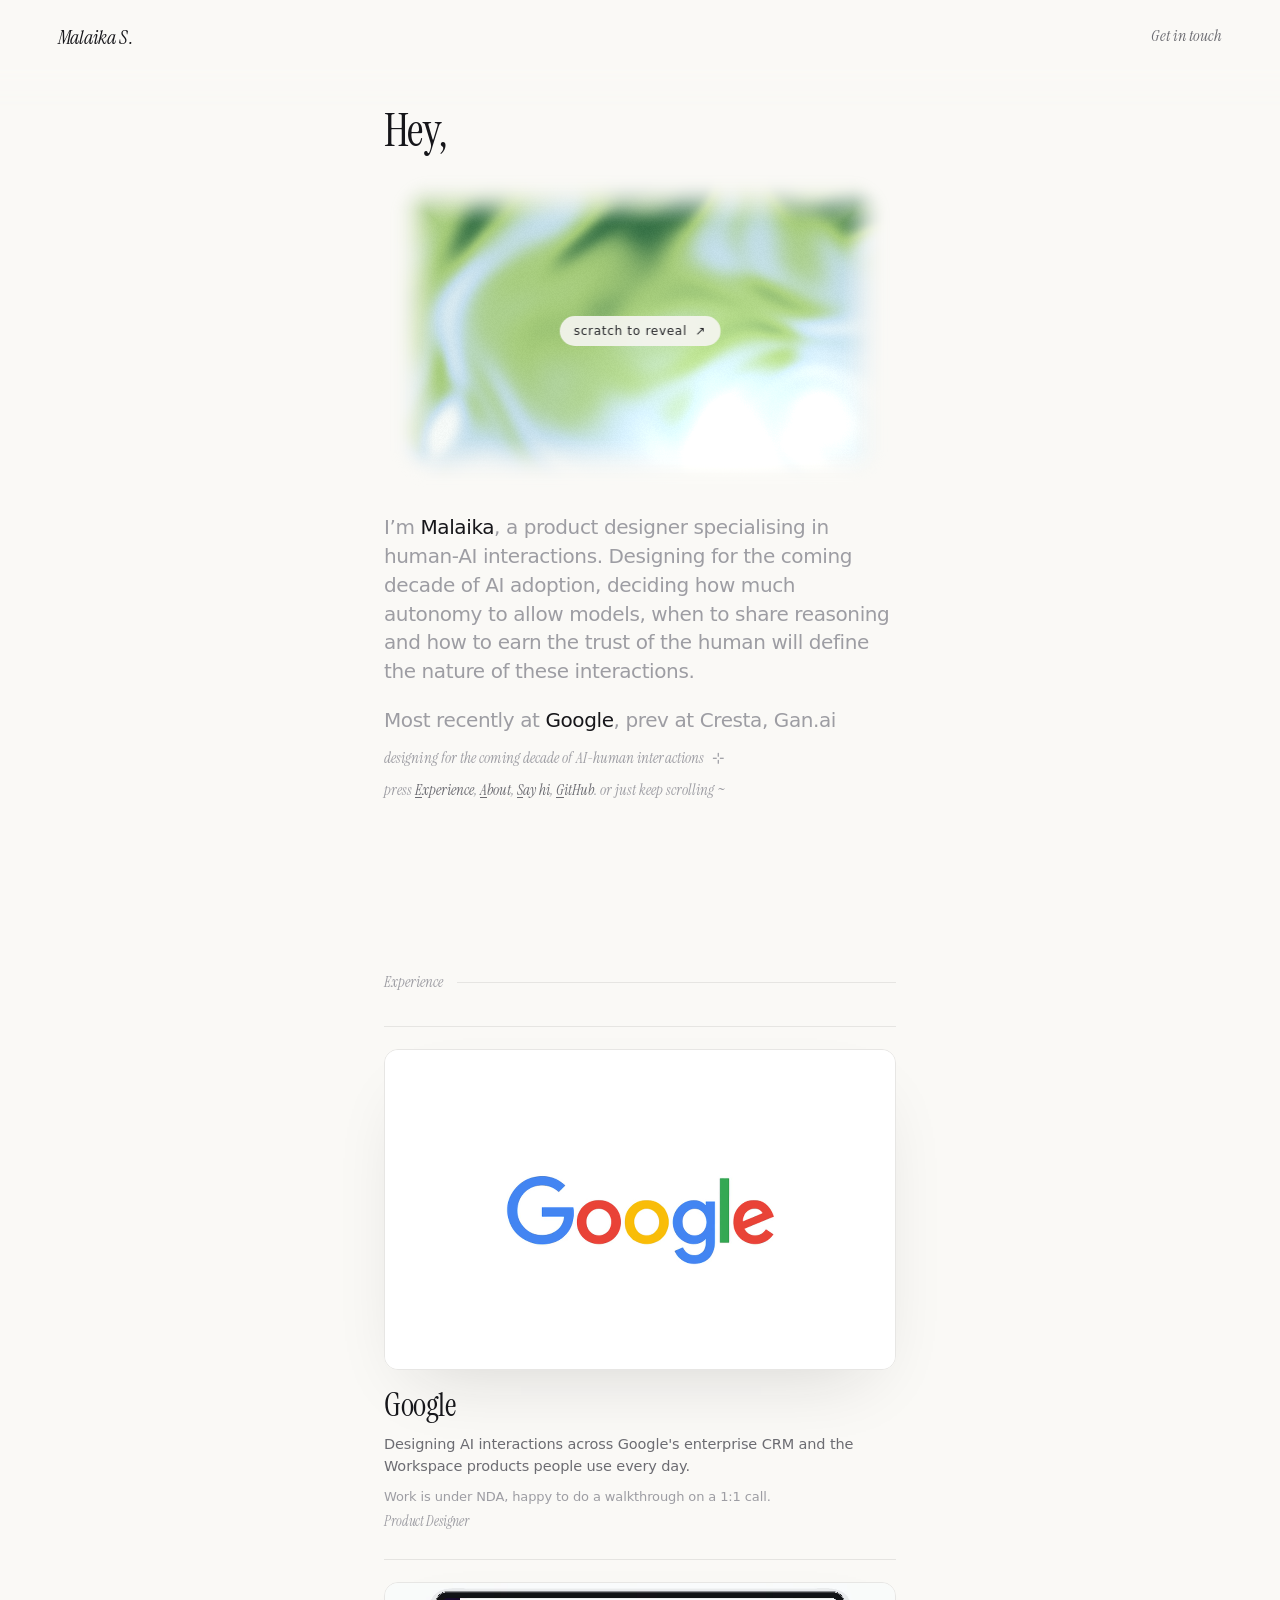
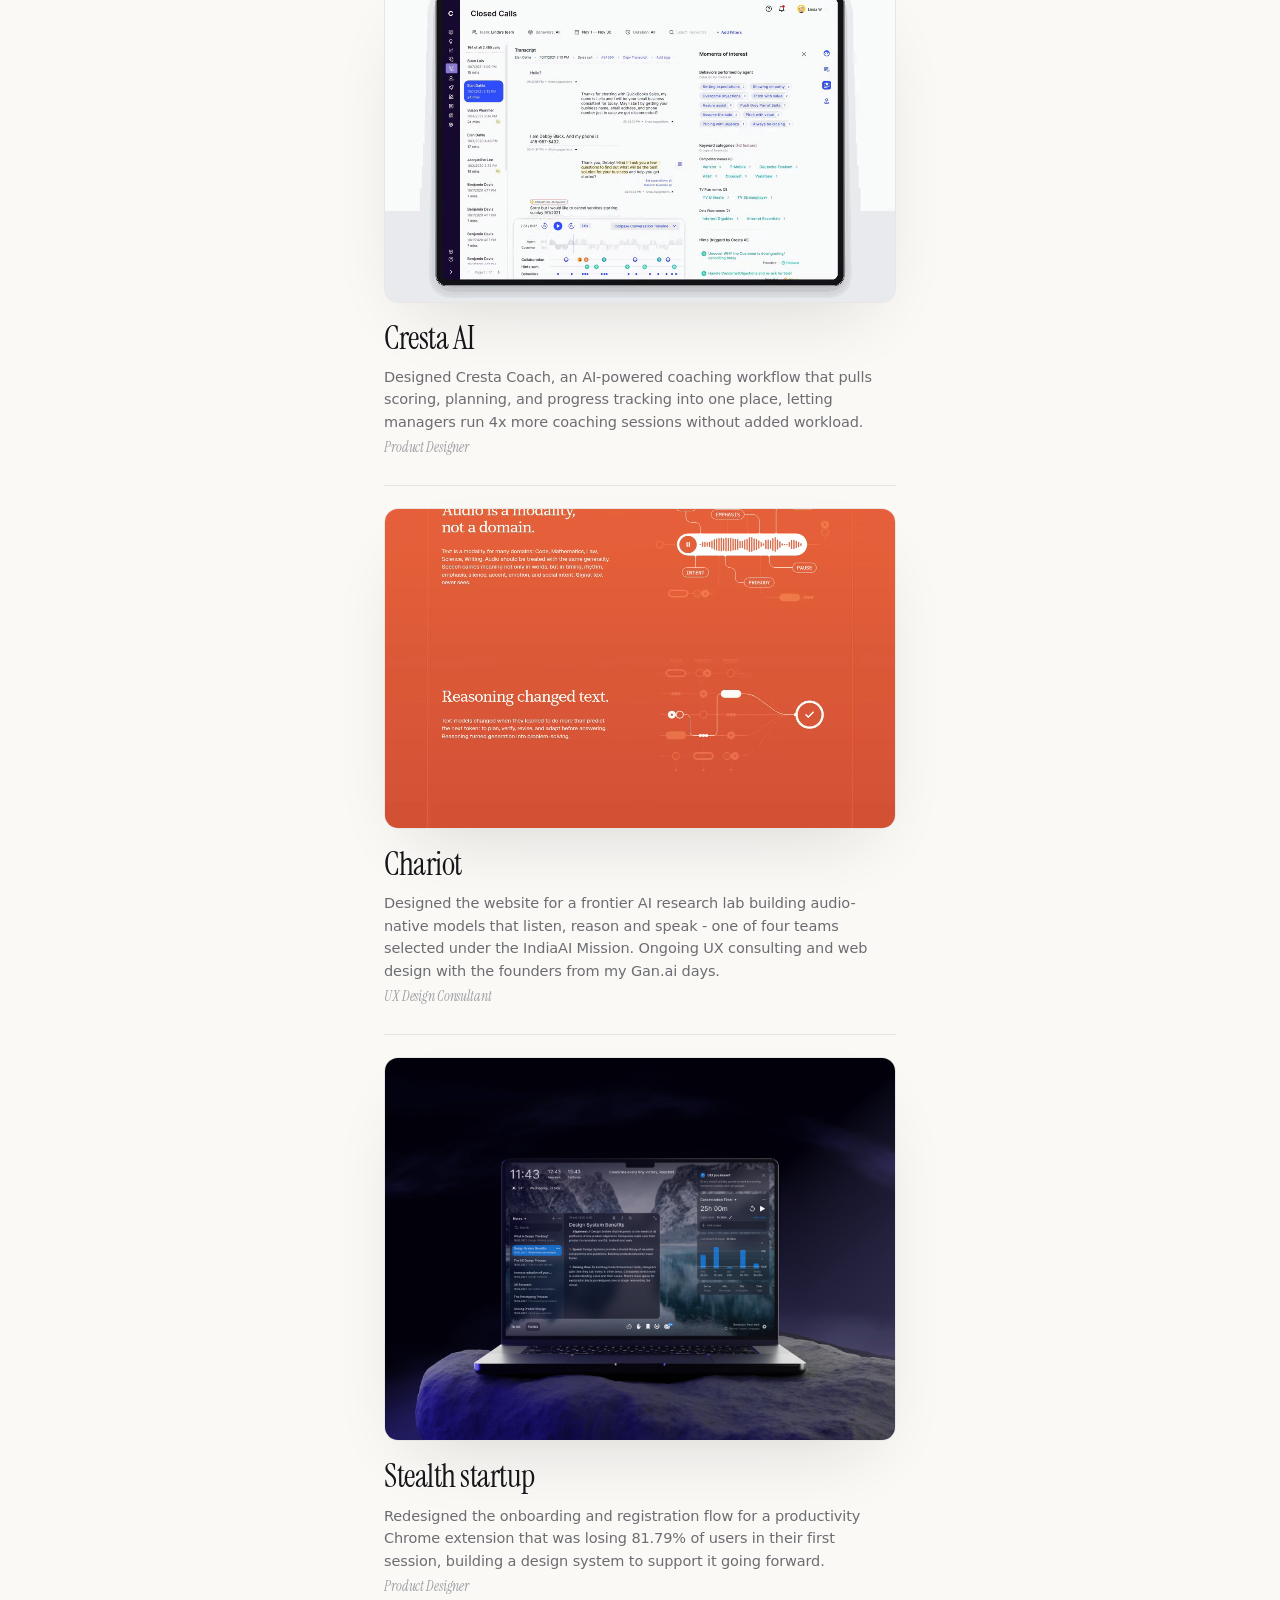
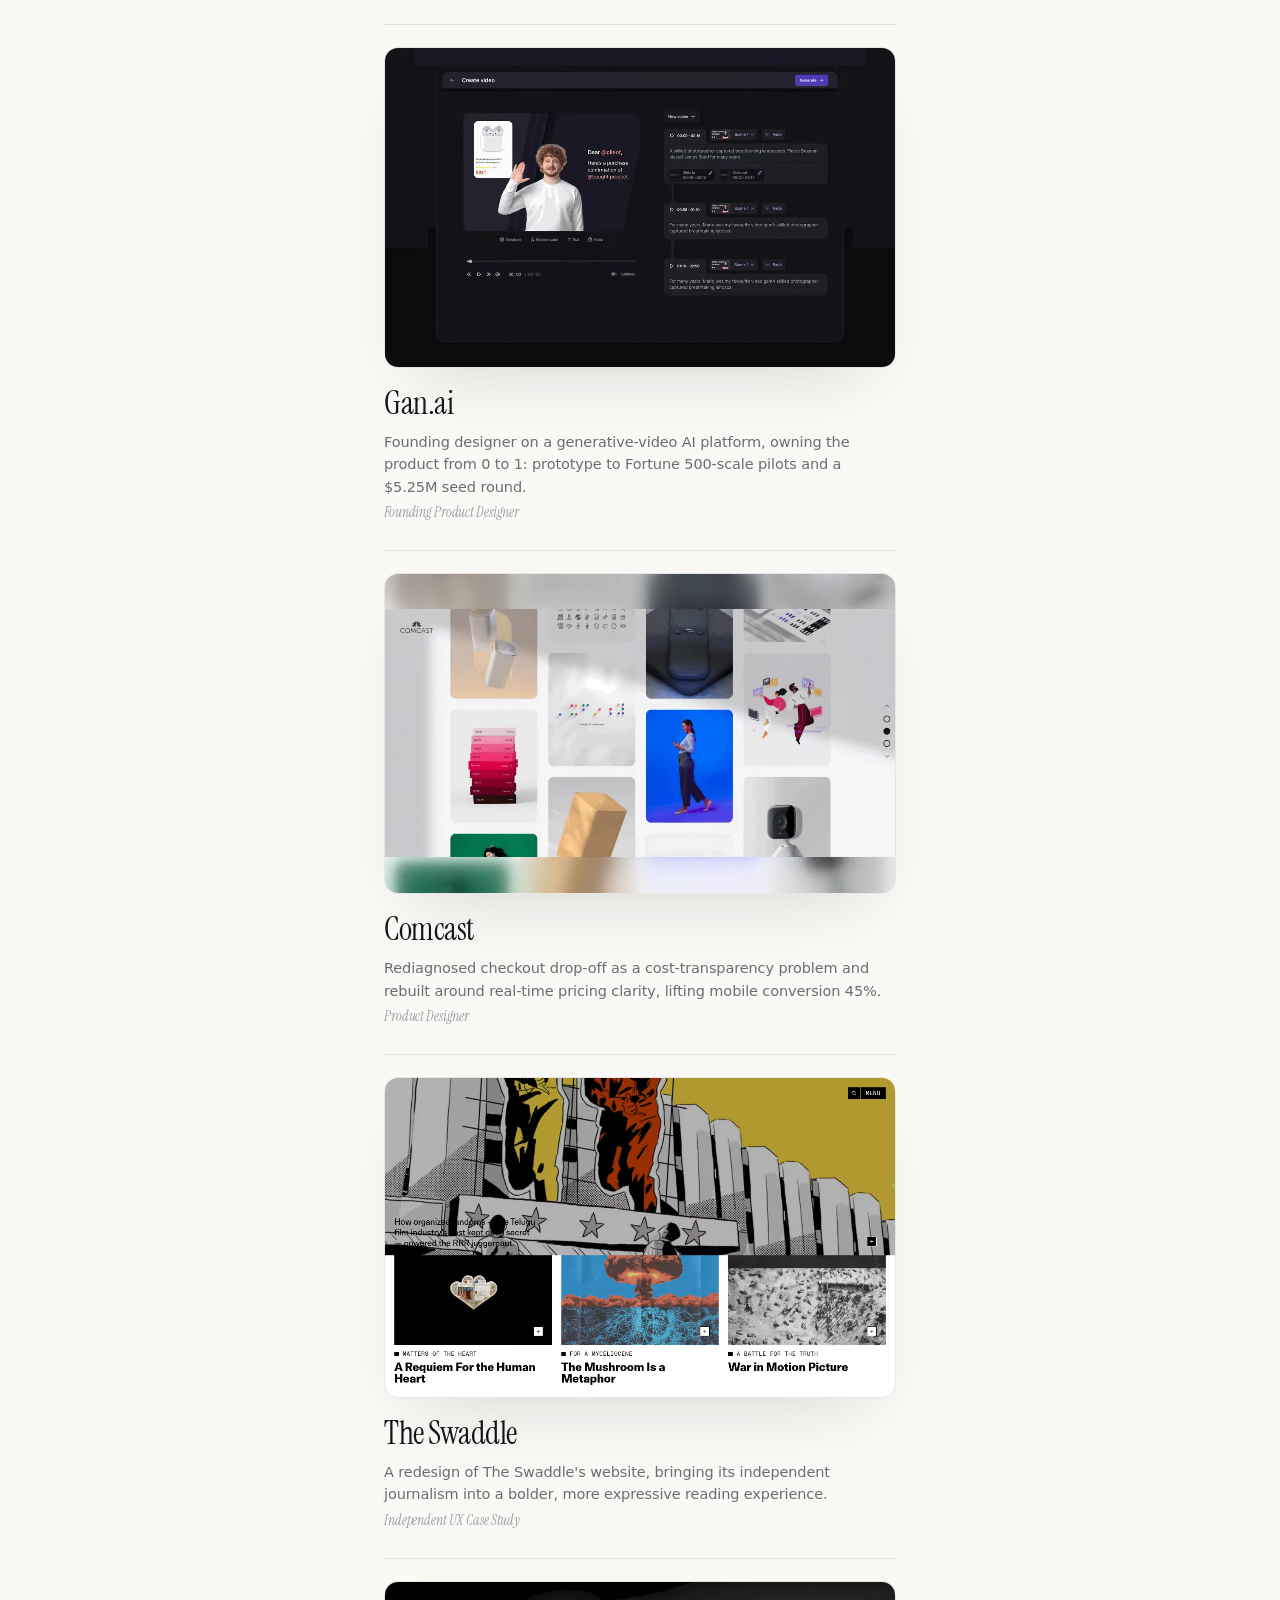
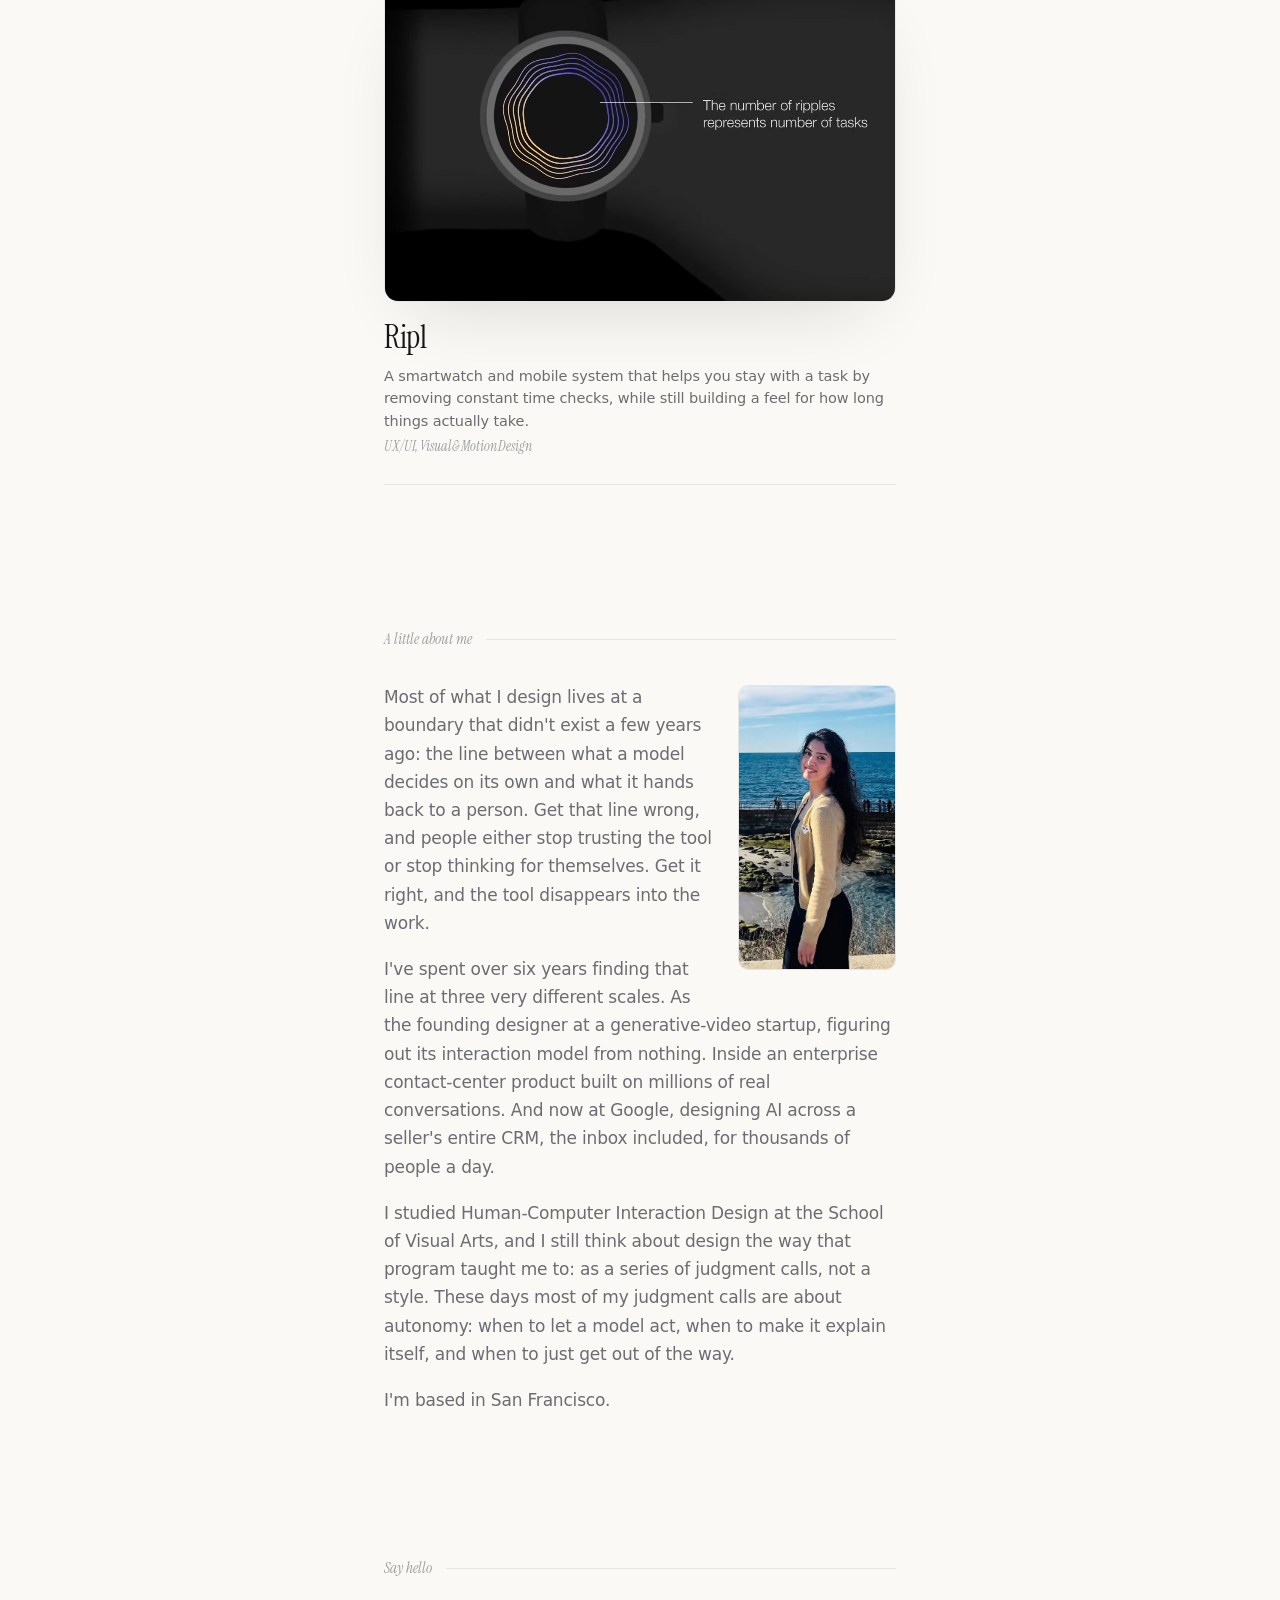
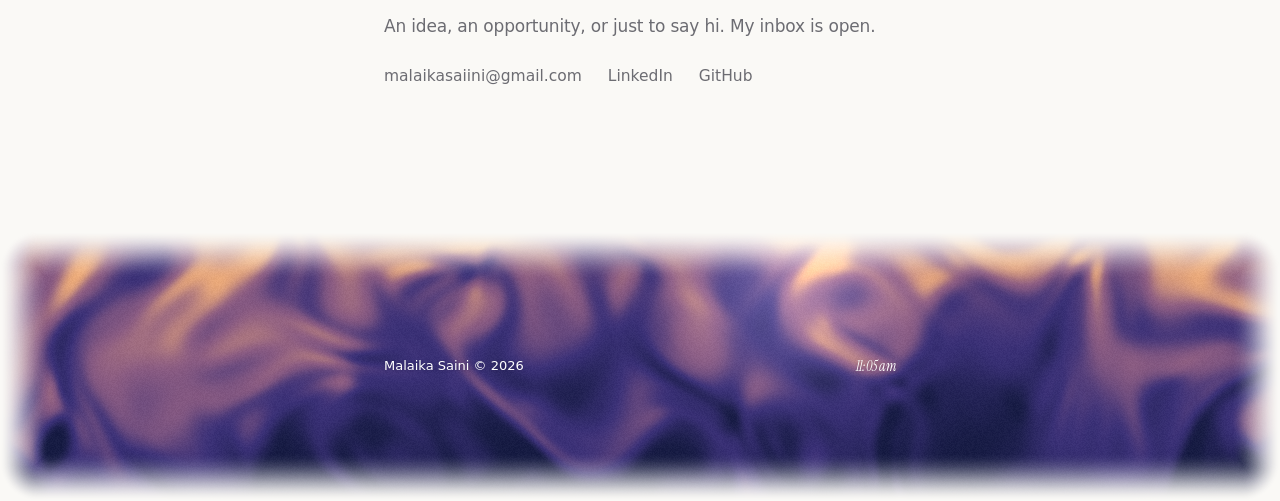
<file: index.html>
<!DOCTYPE html>
<html lang="en">
<head>
  <meta charset="UTF-8">
  <meta name="viewport" content="width=device-width, initial-scale=1.0">
  <title>Malaika Saini · Product Designer</title>
  <meta name="description" content="Malaika Saini, product designer working on agentic AI systems. Most recently at Google. Previously Cresta, Gan.ai, Comcast.">
  <link rel="preconnect" href="https://fonts.googleapis.com">
  <link rel="preconnect" href="https://fonts.gstatic.com" crossorigin>
  <link href="https://fonts.googleapis.com/css2?family=Instrument+Serif:ital@0;1&display=swap" rel="stylesheet">
  <link rel="preconnect" href="https://api.fontshare.com">
  <link href="https://api.fontshare.com/v2/css?f[]=general-sans@400,500,600&display=swap" rel="stylesheet">
  <link rel="stylesheet" href="style.css">
  <link rel="stylesheet" href="style-landing-overrides.css">
  <link rel="stylesheet" href="micro.css">
</head>
<body>

  <div class="bar">
    <a aria-label='Malaika Saini' class='mark' href='index.html#top'>
      <span aria-hidden="true">Malaika&nbsp;S</span><span class="mark-rest" aria-hidden="true"><span>a</span><span>i</span><span>n</span><span>i</span></span><span class="mark-dot" aria-hidden="true">.</span>
    </a>

    <div class="reach">
      <button type="button" class="btn" data-contact aria-expanded="false" aria-controls="reachList">Get in touch</button>
      <div class="reach-list" id="reachList">
        <button class="reach-row" type="button" data-copy="malaikasaiini@gmail.com">
          <span class="reach-v">malaikasaiini@gmail.com</span><span class="reach-act">copy</span>
        </button>
        <a class="reach-row" href="https://www.linkedin.com/in/malaika-saini-652b46181/" target="_blank" rel="noopener">
          <span class="reach-v">LinkedIn</span><span class="reach-act">↗</span>
        </a>
        <a class="reach-row" href="https://github.com/malaikasaini7" target="_blank" rel="noopener">
          <span class="reach-v">GitHub</span><span class="reach-act">↗</span>
        </a>
        <span class="reach-foot">San Francisco · <span id="cmClock">--:--</span></span>
      </div>
    </div>
  </div>

  <main id="top">

    <!-- HERO -->
    <section class="hero">
      <div class="col">
        <h1 class="hey rv in">Hey,</h1>

        <div class="scratch-card rv in" id="scratchCard">
          <div class="scratch-reveal">
            <video autoplay loop muted playsinline poster="img/7-tech-roast-poster.jpg" aria-label="Malaika at the Tech Roast Show"><source src="img/4-tech-roast-clean.webm" type="video/webm"><source src="img/5-tech-roast-clean.mp4" type="video/mp4"></video>
            <p><span>Fun fact</span>I got roasted at a Tech Roast Show in front of 500+ people.</p>
          </div>
          <div class="scratch-cover" id="scratchCover" role="img" aria-label="Scratch the moving colour field to reveal a fun fact"><canvas class="field" id="field" aria-hidden="true"></canvas></div>
          <p class="scratch-hint" id="scratchHint">scratch to reveal <span>↗</span></p>
          <button class="scratch-reset" id="scratchReset" type="button">replay</button>
        </div>

        <p class="lede rv in">
          I’m <b>Malaika</b>, a product designer specialising in human-AI interactions. Designing for the coming decade of AI adoption, deciding how much autonomy to allow models, when to share reasoning and how to earn the trust of the human will define the nature of these interactions.
        </p>
        <p class="lede rv in">
          Most recently at <b>Google</b>, prev at Cresta, Gan.ai
        </p>
        <p class="note rv in">designing for the coming decade of AI-human interactions <span class="orn">⊹</span></p>

        <nav class="keys rv in" id="keys" aria-label="Sections">
          <span class="keys-say"><span class="on-key">press</span><span class="on-tap">jump to</span></span>
          <a class='key' data-k='e' href='#experience'><b>E</b><span>xperience</span></a>,
          <a class='key' data-k='a' href='#about'><b>A</b><span>bout</span></a>,
          <a class='key' data-k='s' href='#contact'><b>S</b><span>ay hi</span></a>,
          <a class='key' data-k='g' href='https://github.com/malaikasaini7' target='_blank' rel='noopener'><b>G</b><span>itHub</span></a>.
          <span class="keys-say">or just keep scrolling ~</span>
        </nav>
      </div>
    </section>

    <!-- EXPERIENCE -->
    <section class="sec col" id="experience">
      <p class="label rv">Experience</p>
      <div class="xp">

        <a class='xp-row rv' href='google.html'>
          <div class="xp-more"><div class="xp-more-in"><video class="xp-thumb xp-thumb-google-video" autoplay loop muted playsinline preload="metadata" poster="img/hero-google-logo.jpg" aria-label="Google logo animation"><source src="img/hero-google-logo.mp4" type="video/mp4"><source src="img/hero-google-logo.webm" type="video/webm"></video><img class="xp-thumb xp-thumb-google-mobile" src="img/hero-google-logo.jpg" alt="Google" loading="eager"><div class="xp-line">
            <span class="xp-work">Google</span>
          </div><p class="xp-desc">
            Designing AI interactions across Google's enterprise CRM and the Workspace products people use every day.
            <span class="xp-nda">Work is under NDA, happy to do a walkthrough on a 1:1 call.</span>
            <span class="xp-role">Product Designer</span>
          </p></div></div>
        </a>

        <a class='xp-row rv' href='cresta.html' rel='noopener' target='_blank'>
          <div class="xp-more"><div class="xp-more-in"><video class="xp-thumb" autoplay loop muted playsinline preload="auto" poster="img/hero-cresta.jpg" aria-label="Cresta Coach animated: live call coaching, post-call moments, scorecard and coaching overview"><source src="img/hero-cresta.webm" type="video/webm"><source src="img/hero-cresta.mp4" type="video/mp4"></video><div class="xp-line">
            <span class="xp-work">Cresta AI</span>
          </div><p class="xp-desc">
            Designed Cresta Coach, an AI-powered coaching workflow that pulls scoring, planning, and progress tracking into one place, letting managers run 4x more coaching sessions without added workload.
            <span class="xp-role">Product Designer</span>
          </p></div></div>
        </a>

        <a class='xp-row rv' href='https://chariot.in/' rel='noopener' target='_blank'>
          <div class="xp-more"><div class="xp-more-in"><video class="xp-thumb" autoplay loop muted playsinline preload="metadata" poster="img/hero-chariot.jpg" aria-label="Chariot website: scrolling the live homepage from the hero through the product story to the footer"><source src="img/hero-chariot-live.webm" type="video/webm"><source src="img/hero-chariot-live.mp4" type="video/mp4"></video><div class="xp-line">
            <span class="xp-work">Chariot</span>
          </div><p class="xp-desc">
            Designed the website for a frontier AI research lab building audio-native models that listen, reason and speak - one of four teams selected under the IndiaAI Mission. Ongoing UX consulting and web design with the founders from my Gan.ai days.
            <span class="xp-role">UX Design Consultant</span>
          </p></div></div>
        </a>

        <a class='xp-row rv' href='goals.html' rel='noopener' target='_blank'>
          <div class="xp-more"><div class="xp-more-in"><img class="xp-thumb" src="img/goals-hero.jpg" alt="Goals Chrome extension - project hero image" loading="lazy"><div class="xp-line">
            <span class="xp-work">Stealth startup</span>
          </div><p class="xp-desc">
            Redesigned the onboarding and registration flow for a productivity Chrome extension that was losing 81.79% of users in their first session, building a design system to support it going forward.
            <span class="xp-role">Product Designer</span>
          </p></div></div>
        </a>

        <a class="xp-row rv" href="gan.html">
          <div class="xp-more"><div class="xp-more-in"><video class="xp-thumb" autoplay loop muted playsinline preload="metadata" poster="img/hero-gan.jpg" aria-label="Gan Studio animated: prompt home, create-video editor, avatar swap, subtitle design and generation"><source src="img/hero-gan.webm" type="video/webm"><source src="img/hero-gan.mp4" type="video/mp4"></video><div class="xp-line">
            <span class="xp-work">Gan.ai</span>
          </div><p class="xp-desc">
            Founding designer on a generative-video AI platform, owning the product from 0 to 1: prototype to Fortune 500-scale pilots and a $5.25M seed round.
            <span class="xp-role">Founding Product Designer</span>
          </p></div></div>
        </a>

        <div class="xp-row rv">
          <div class="xp-more"><div class="xp-more-in"><video class="xp-thumb" autoplay loop muted playsinline preload="metadata" poster="img/hero-comcast.jpg" aria-label="Comcast Experience Design: branded hero panning into a collage of product work"><source src="img/hero-comcast.webm" type="video/webm"><source src="img/hero-comcast.mp4" type="video/mp4"></video><div class="xp-line">
            <span class="xp-work">Comcast</span>
          </div><p class="xp-desc">
            Rediagnosed checkout drop-off as a cost-transparency problem and rebuilt around real-time pricing clarity, lifting mobile conversion 45%.
            <span class="xp-role">Product Designer</span>
          </p></div></div>
        </div>

        <a class="xp-row rv" href="https://www.theswaddle.com/" target="_blank" rel="noopener">
          <div class="xp-more"><div class="xp-more-in"><video class="xp-thumb" autoplay loop muted playsinline preload="metadata" poster="img/hero-swaddle.jpg" aria-label="The Swaddle website: scrolling the live homepage from the hero to the Objectified Bindi film and back"><source src="img/hero-swaddle-live.webm" type="video/webm"><source src="img/hero-swaddle-live.mp4" type="video/mp4"></video><div class="xp-line">
            <span class="xp-work">The Swaddle</span>
          </div><p class="xp-desc">
            A redesign of The Swaddle's website, bringing its independent journalism into a bolder, more expressive reading experience.
            <span class="xp-role">Independent UX Case Study</span>
          </p></div></div>
        </a>

        <a class='xp-row rv' href='ripl.html' rel='noopener' target='_blank'>
          <div class="xp-more"><div class="xp-more-in"><video class="xp-thumb" autoplay loop muted playsinline preload="metadata" poster="img/hero-ripl-live.jpg" aria-label="Ripl watch concept: rippling time rings on the watch face"><source src="img/hero-ripl-live.webm" type="video/webm"><source src="img/hero-ripl-live.mp4" type="video/mp4"></video><div class="xp-line">
            <span class="xp-work">Ripl</span>
          </div><p class="xp-desc">
            A smartwatch and mobile system that helps you stay with a task by removing constant time checks, while still building a feel for how long things actually take.
            <span class="xp-role">UX/UI, Visual &amp; Motion Design</span>
          </p></div></div>
        </a>

      </div>
    </section>

    <!-- ABOUT -->
    <section class="sec" id="about">
      <div class="col">
        <p class="label rv">A little about me</p>
        <img class="about-photo rv" src="img/me.jpg" alt="Malaika Saini">
        <div class="prose">
          <p class="rv">Most of what I design lives at a boundary that didn't exist a few years ago: the line between what a model decides on its own and what it hands back to a person. Get that line wrong, and people either stop trusting the tool or stop thinking for themselves. Get it right, and the tool disappears into the work.</p>
          <p class="rv">I've spent over six years finding that line at three very different scales. As the founding designer at a generative-video startup, figuring out its interaction model from nothing. Inside an enterprise contact-center product built on millions of real conversations. And now at Google, designing AI across a seller's entire CRM, the inbox included, for thousands of people a day.</p>
          <p class="rv">I studied Human-Computer Interaction Design at the School of Visual Arts, and I still think about design the way that program taught me to: as a series of judgment calls, not a style. These days most of my judgment calls are about autonomy: when to let a model act, when to make it explain itself, and when to just get out of the way.</p>
          <p class="rv">I'm based in San Francisco.</p>
        </div>
      </div>
    </section>

    <!-- CONTACT -->
    <section class="sec col" id="contact">
      <p class="label rv">Say hello</p>
      <div class="prose">
        <p class="rv">An idea, an opportunity, or just to say hi. My inbox is open.</p>
      </div>
      <div class="links rv">
        <a href="mailto:malaikasaiini@gmail.com">malaikasaiini@gmail.com</a>
        <a href="https://www.linkedin.com/in/malaika-saini-652b46181/" target="_blank" rel="noopener">LinkedIn</a>
        <a href="https://github.com/malaikasaini7" target="_blank" rel="noopener">GitHub</a>
      </div>
    </section>

    <div class="closing">
      <canvas class="dusk" id="dusk" aria-hidden="true"></canvas>
      <footer class="foot">
        <span>Malaika Saini © 2026</span>
        <span class="clock" id="clock">--:--</span>
      </footer>
    </div>

  </main>

  <script src="field.js?v=3d4a2c7"></script>
  <script src="script.js"></script>
  <script src="micro.js"></script>
<script>
// Motion covers: nudge playback on first interaction for browsers that block autoplay (battery saver etc.)
(function(){var go=function(){document.querySelectorAll('video[autoplay]').forEach(function(v){if(v.paused){v.play().catch(function(){})}})};window.addEventListener('load',go);['pointerdown','touchstart','keydown'].forEach(function(e){document.addEventListener(e,go,{once:true,capture:true})});})();
</script>

<style>
/* Scratchable hero: the original wide moving field erases to the roast underneath. */
.scratch-card{position:relative;width:100%;height:clamp(255px,36vh,360px);margin:2px 0 4px;isolation:isolate;background:transparent;touch-action:none;cursor:crosshair}
.scratch-cover{position:absolute;inset:0;z-index:3;background:transparent;will-change:mask-image,-webkit-mask-image}
.scratch-cover .field{position:absolute;inset:0;display:block;width:100%;height:100%;margin:0;border-radius:0;pointer-events:none}
.scratch-reveal{position:absolute;inset:0;z-index:1;overflow:hidden;background:#101010;color:#faf9f6;opacity:0;transition:opacity .18s ease}.scratch-card.has-started .scratch-reveal,.scratch-card.is-revealed .scratch-reveal{opacity:1}
.scratch-reveal video{position:absolute;inset:0;width:100%;height:100%;object-fit:cover;object-position:center 38%;border:0}
.scratch-reveal::after{content:'';position:absolute;inset:0;background:linear-gradient(90deg,transparent 0 48%,rgba(7,7,7,.18) 58%,rgba(7,7,7,.92) 100%)}
.scratch-reveal p{position:absolute;z-index:1;right:0;bottom:0;box-sizing:border-box;width:42%;max-width:260px;margin:0;padding:clamp(18px,3vw,28px);overflow-wrap:break-word;font-family:var(--serif);font-size:clamp(19px,2.8vw,27px);line-height:1.02;letter-spacing:-.025em}
.scratch-reveal p span{display:block;margin-bottom:8px;font-family:var(--sans);font-size:9px;font-weight:500;letter-spacing:.12em;text-transform:uppercase;color:#e8ff78}
.scratch-hint{position:absolute;z-index:4;left:50%;top:50%;transform:translate(-50%,-50%);margin:0;padding:9px 14px;border-radius:999px;background:rgba(247,246,242,.9);backdrop-filter:blur(10px);-webkit-backdrop-filter:blur(10px);font:500 12px/1 var(--sans);letter-spacing:.06em;color:#252529;pointer-events:none;transition:opacity .35s ease}.scratch-hint span{display:inline-block;margin-left:4px;animation:scratchNudge 1.8s ease-in-out infinite}.scratch-card.has-started .scratch-hint,.scratch-card.is-revealed .scratch-hint{opacity:0}
.scratch-reset{position:absolute;z-index:4;right:12px;bottom:12px;border:1px solid rgba(250,249,246,.35);border-radius:999px;padding:8px 12px;background:rgba(10,10,10,.62);backdrop-filter:blur(8px);color:#faf9f6;font:500 11px/1 var(--sans);letter-spacing:.05em;opacity:0;pointer-events:none;transition:opacity .25s ease;cursor:pointer}.scratch-card.is-revealed .scratch-reset{opacity:1;pointer-events:auto}
@keyframes scratchNudge{0%,100%{transform:translate(0,0)}50%{transform:translate(5px,-5px)}}
@media(max-width:640px){.scratch-card{height:270px}.scratch-reveal video{object-position:38% 38%}.scratch-reveal::after{background:linear-gradient(0deg,rgba(7,7,7,.92) 0,rgba(7,7,7,.18) 48%,transparent 72%)}.scratch-reveal p{left:0;right:0;bottom:0;width:100%;max-width:none;padding:15px 54px 15px 15px;font-size:19px}.scratch-reset{right:9px;bottom:9px}}
@media(prefers-reduced-motion:reduce){.scratch-hint span{animation:none}}
</style>
<script>
/* Erase a soft-edged rectangular mask over the moving field. */
(function(){
  'use strict';
  var card=document.getElementById('scratchCard'),cover=document.getElementById('scratchCover'),reset=document.getElementById('scratchReset');if(!card||!cover)return;
  var mask=document.createElement('canvas'),ctx=mask.getContext('2d'),edge=document.createElement('canvas'),edgeCtx=edge.getContext('2d'),reveal=card.querySelector('.scratch-reveal'),drawing=false,last=null,dpr=1;
  function maskEl(el,url){el.style.webkitMaskImage=url;el.style.maskImage=url;el.style.webkitMaskSize='100% 100%';el.style.maskSize='100% 100%'}
  function apply(){maskEl(cover,'url('+mask.toDataURL()+')')}
  function softRect(w,h){
    edge.width=w;edge.height=h;var im=edgeCtx.createImageData(w,h),a=im.data,i=0;
    /* Match the field shader's original edge fade exactly. The scratch cover
       itself stays unmasked at rest, so the WebGL field keeps its native look. */
    var m=Math.min(w,h),radius=m*.14,fade=m*.18,cx=w/2,cy=h/2,bx=w/2,by=h/2;
    function smooth(t){return t*t*(3-2*t)}
    for(var y=0;y<h;y++)for(var x=0;x<w;x++){
      var qx=Math.abs(x-cx)-bx+radius,qy=Math.abs(y-cy)-by+radius;
      var d=Math.min(Math.max(qx,qy),0)+Math.hypot(Math.max(qx,0),Math.max(qy,0))-radius;
      var t=Math.max(0,Math.min(1,-d/fade)),alpha=Math.pow(smooth(t),.9);
      a[i++]=255;a[i++]=255;a[i++]=255;a[i++]=Math.round(255*alpha);
    }
    edgeCtx.putImageData(im,0,0);
  }
  function paint(){
    var r=card.getBoundingClientRect();dpr=Math.min(devicePixelRatio||1,2);mask.width=Math.round(r.width*dpr);mask.height=Math.round(r.height*dpr);softRect(mask.width,mask.height);
    maskEl(reveal,'url('+edge.toDataURL()+')');ctx.globalCompositeOperation='source-over';ctx.clearRect(0,0,mask.width,mask.height);ctx.drawImage(edge,0,0);apply();card.classList.remove('has-started','is-revealed');last=null;
  }
  function point(e){var r=card.getBoundingClientRect();return{x:(e.clientX-r.left)*dpr,y:(e.clientY-r.top)*dpr}}
  function scratch(a,b){var radius=Math.max(30,mask.width*.06);ctx.globalCompositeOperation='destination-out';ctx.lineCap='round';ctx.lineJoin='round';ctx.lineWidth=radius*2;ctx.beginPath();ctx.moveTo(a.x,a.y);ctx.lineTo(b.x,b.y);ctx.stroke();ctx.beginPath();ctx.arc(b.x,b.y,radius,0,Math.PI*2);ctx.fill();apply()}
  function down(e){if(e.target.closest&&e.target.closest('button'))return;if(e.button!==undefined&&e.button!==0)return;drawing=true;last=point(e);card.setPointerCapture&&card.setPointerCapture(e.pointerId);card.classList.add('has-started');scratch(last,last);e.preventDefault()}
  function move(e){if(!drawing)return;var p=point(e);scratch(last,p);last=p;e.preventDefault()}
  function up(){if(!drawing)return;drawing=false;last=null;card.classList.add('is-revealed')}
  card.addEventListener('pointerdown',down);card.addEventListener('pointermove',move);card.addEventListener('pointerup',up);card.addEventListener('pointercancel',up);reset.addEventListener('pointerdown',function(e){e.stopPropagation()});reset.addEventListener('click',function(e){e.stopPropagation();paint()});var timer;addEventListener('resize',function(){clearTimeout(timer);timer=setTimeout(paint,140)});paint();
})();
</script>

</body>
</html>
</file>
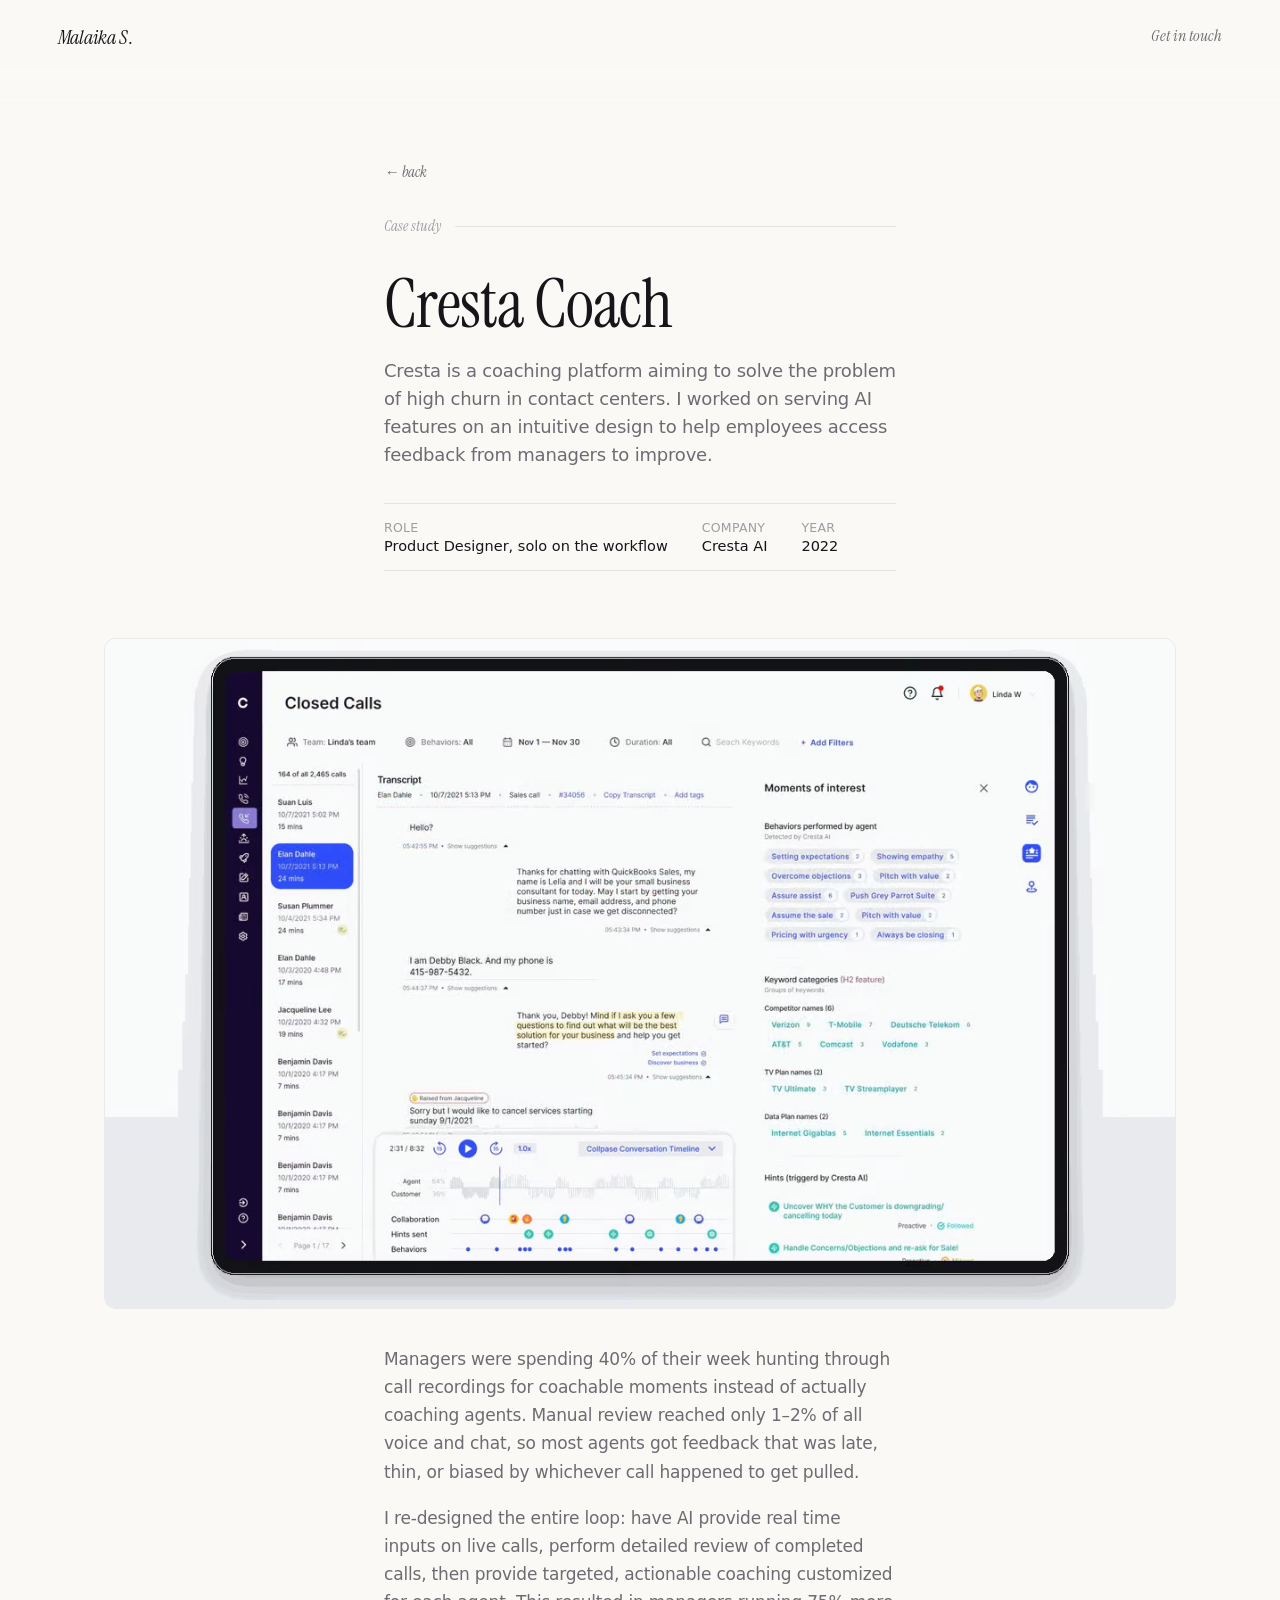
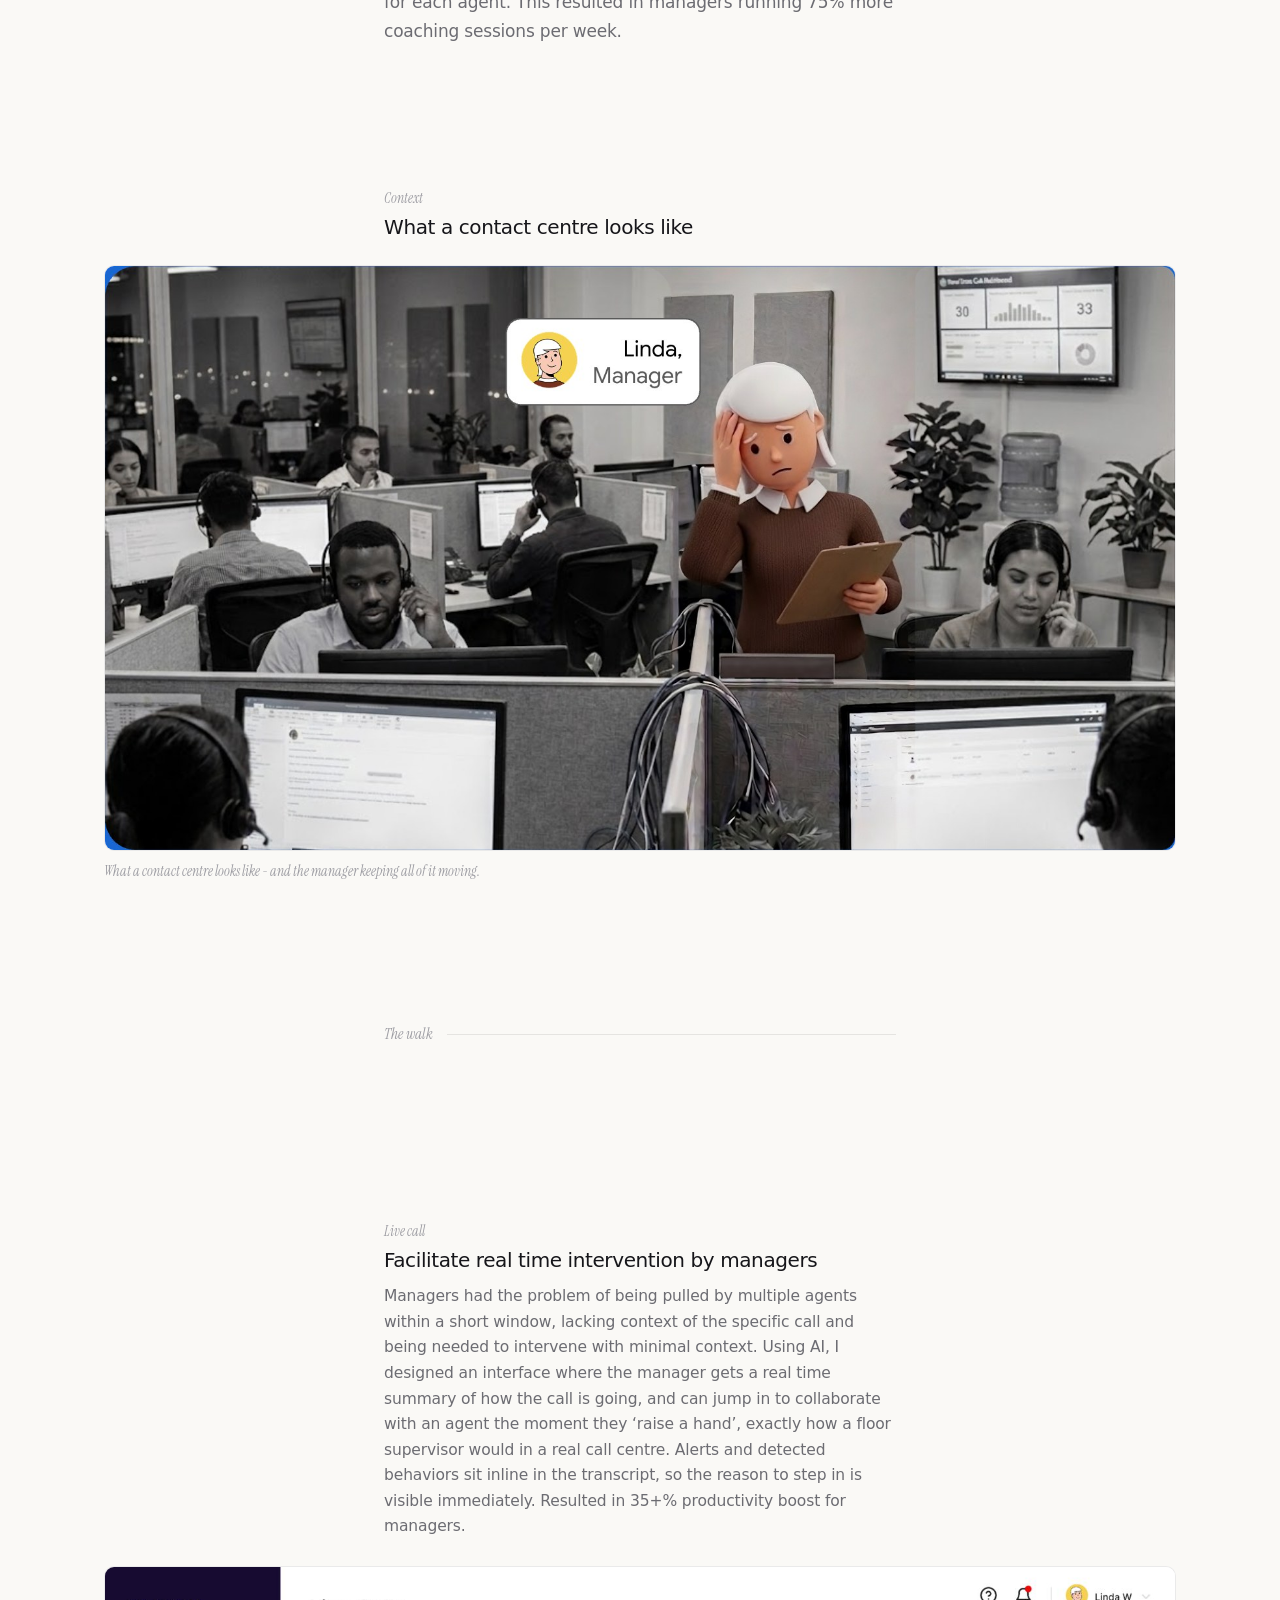
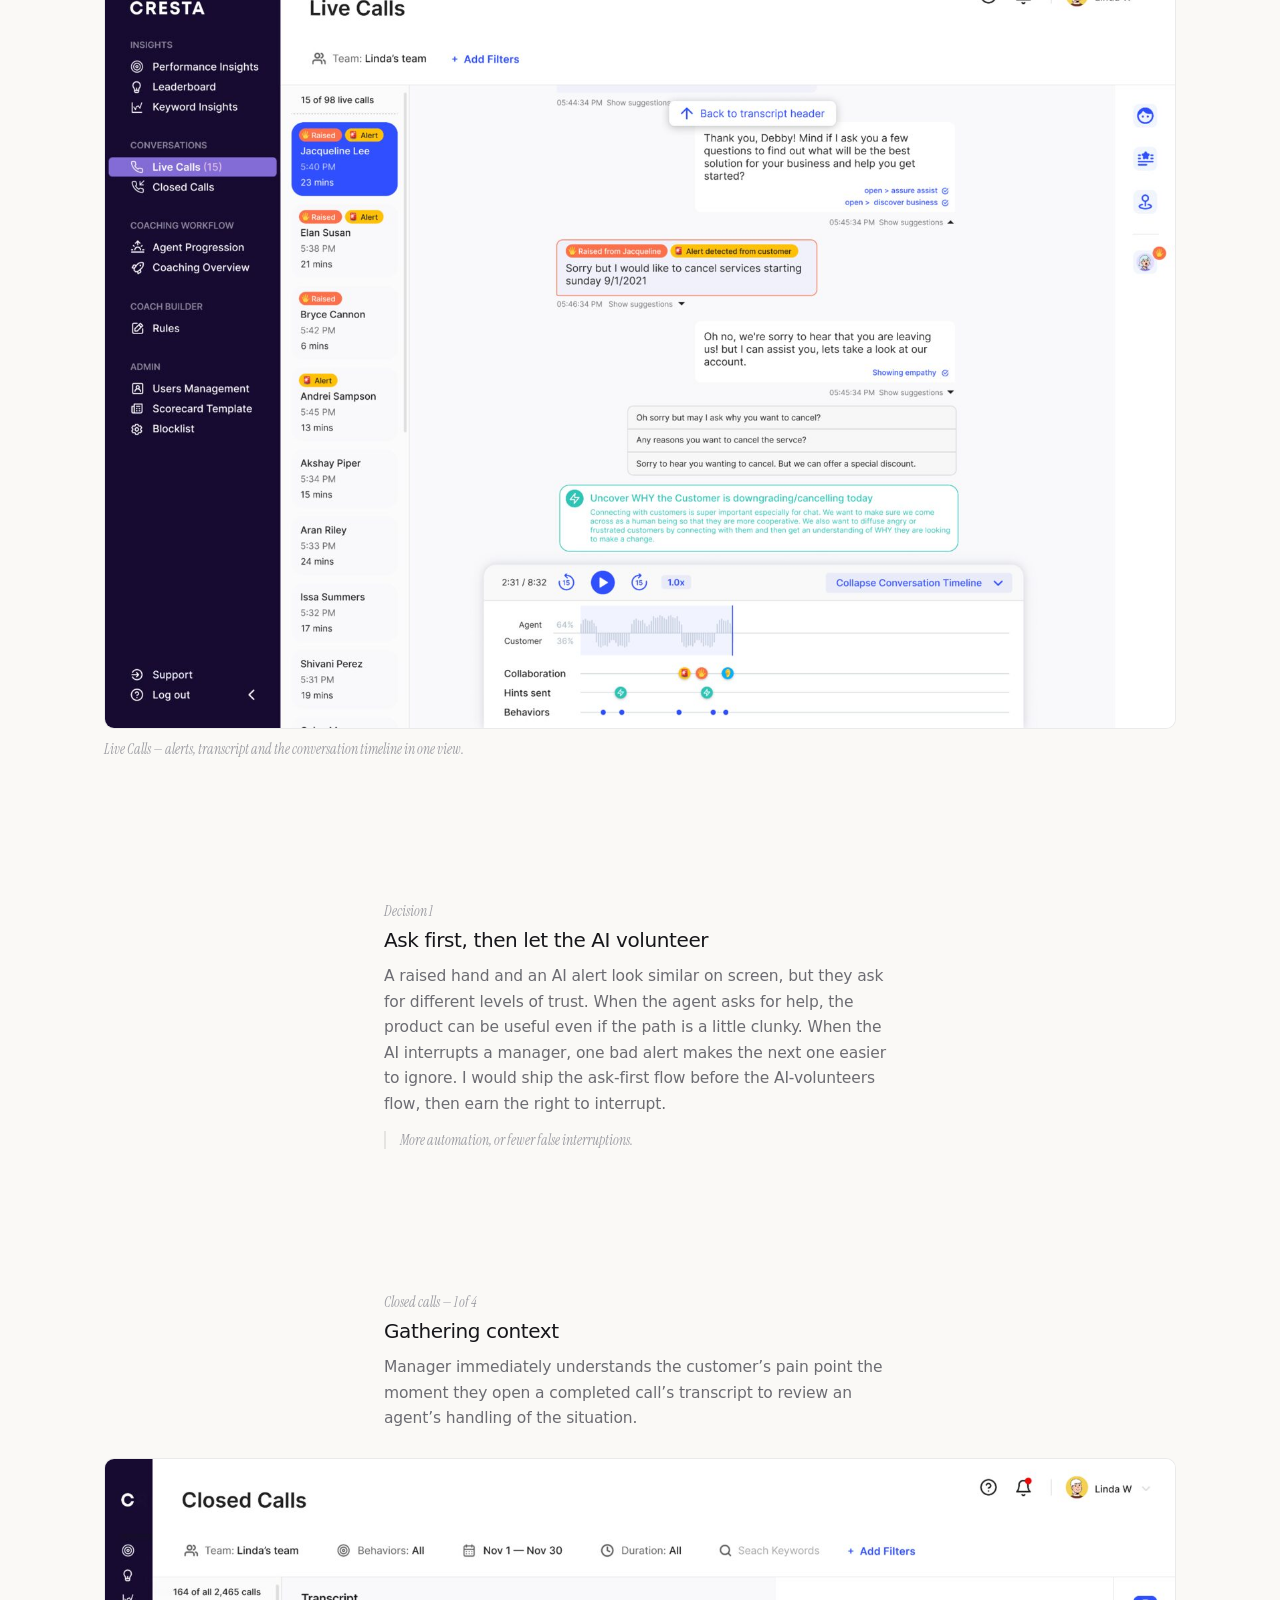
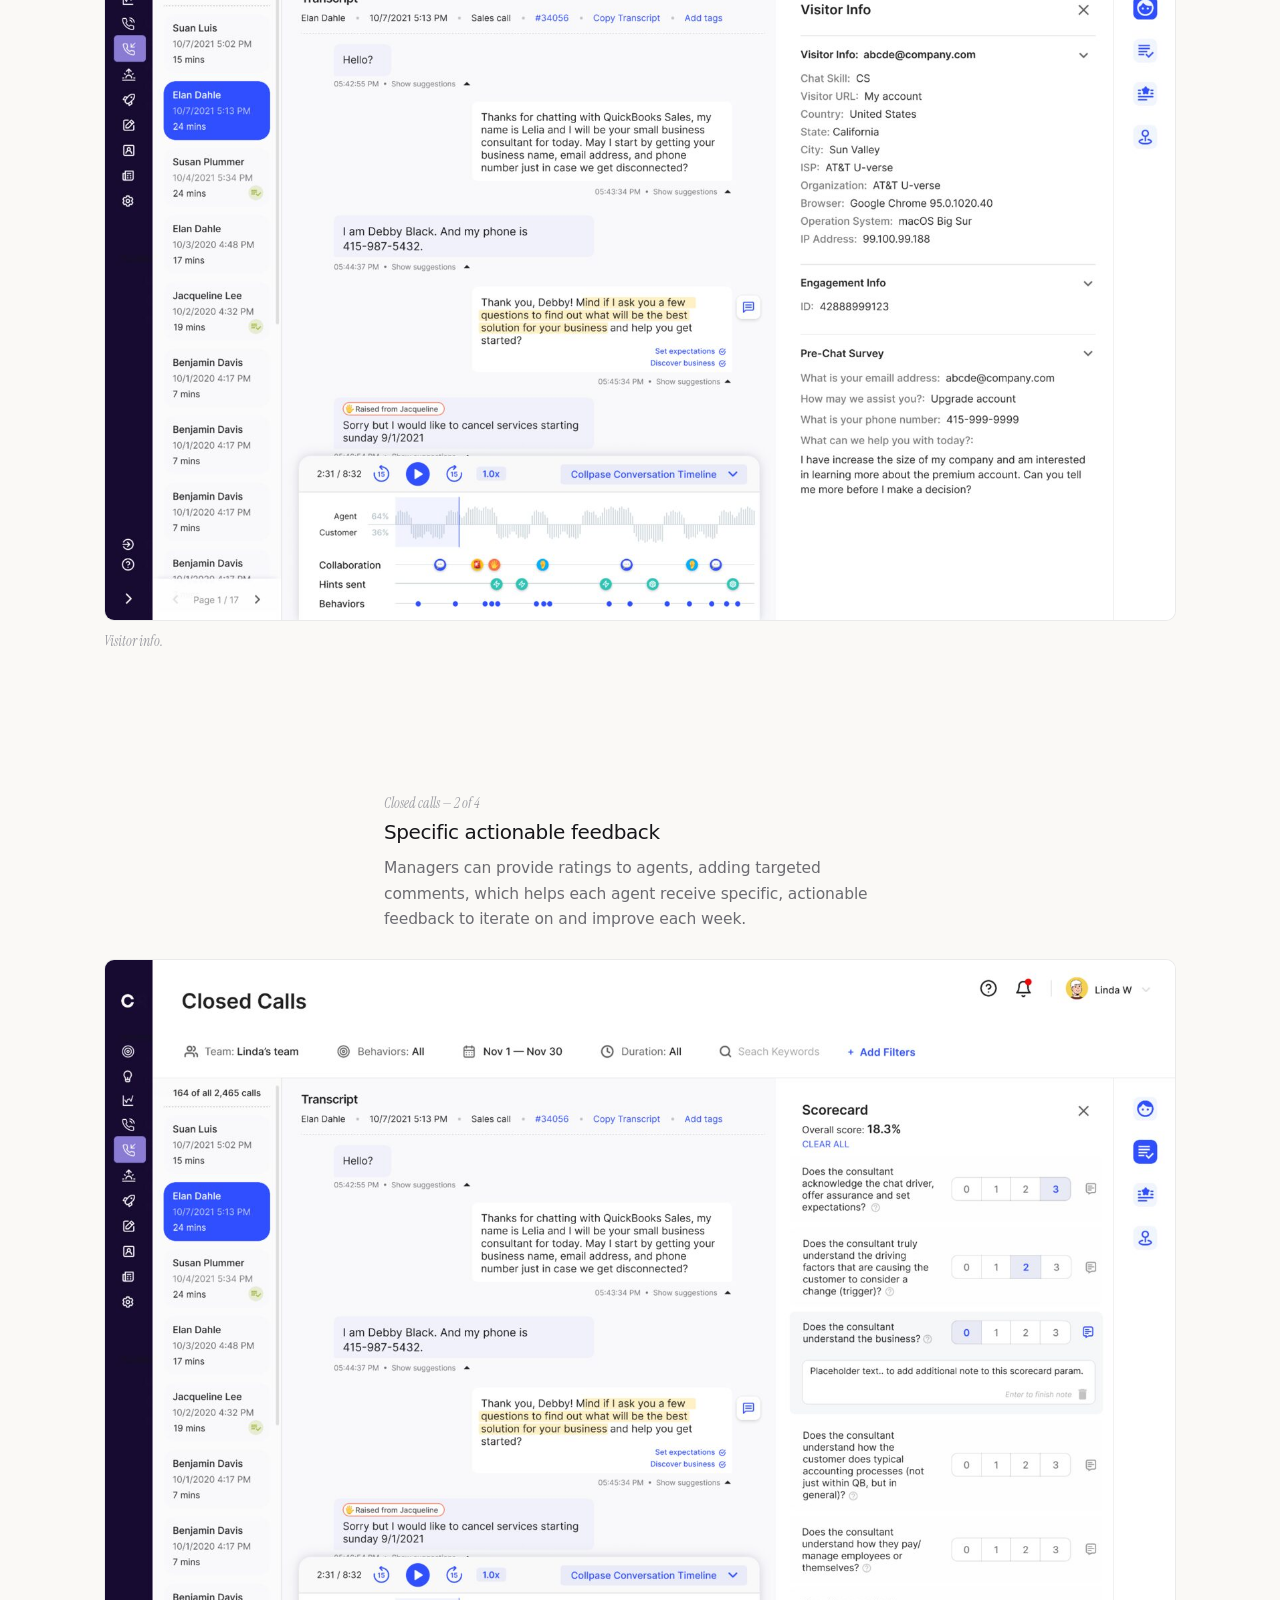
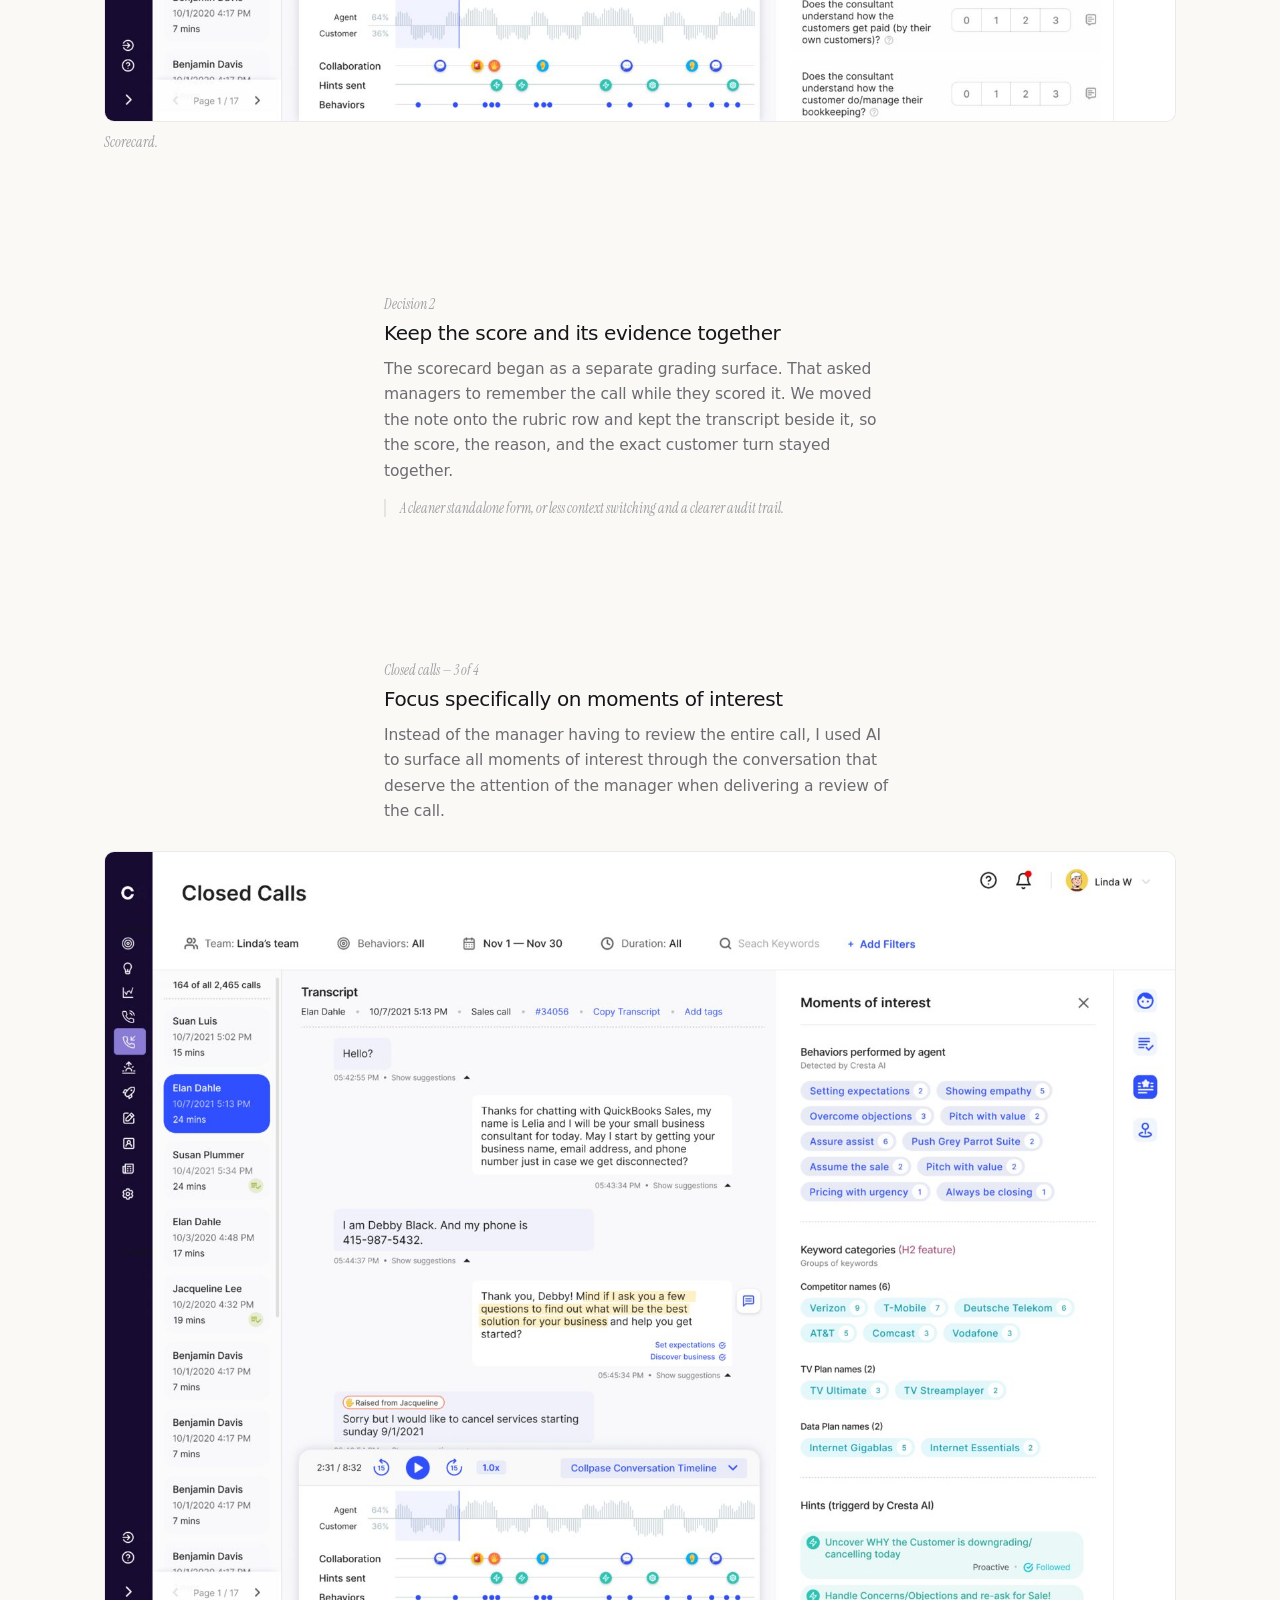
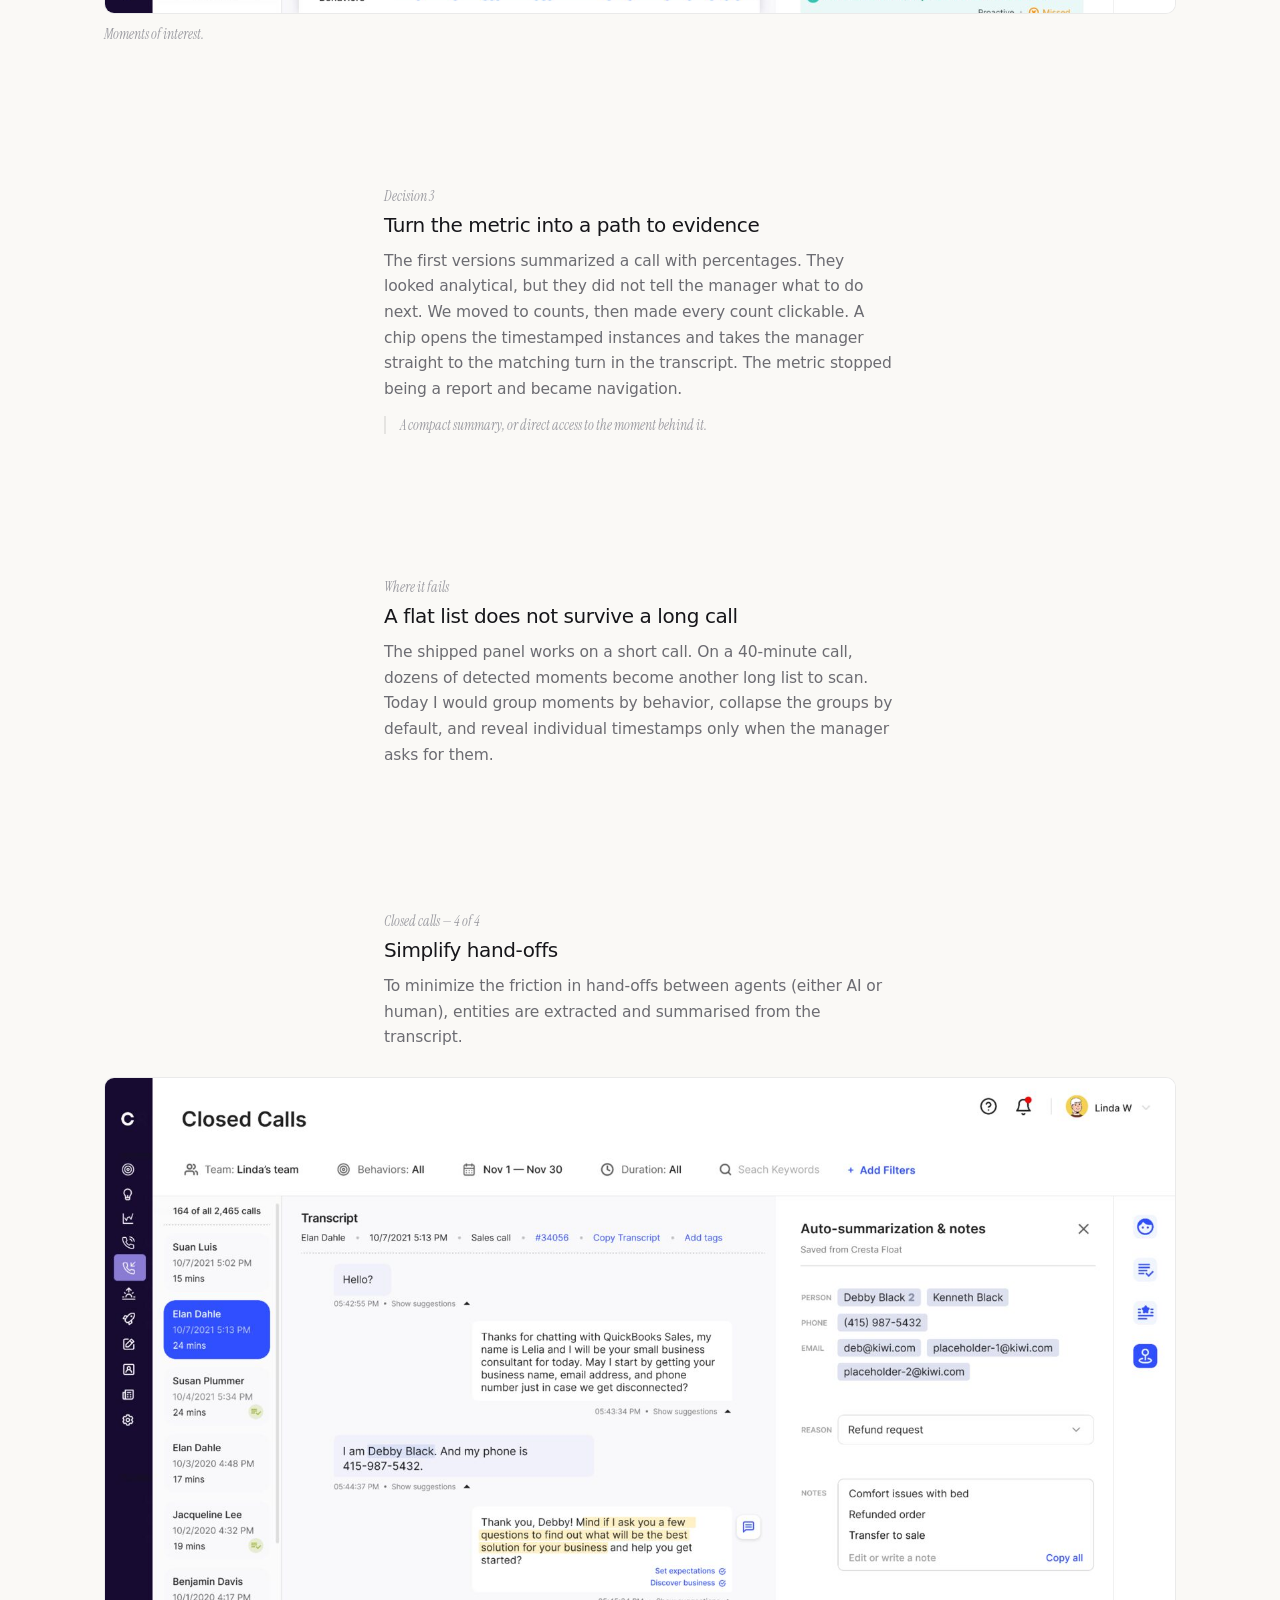
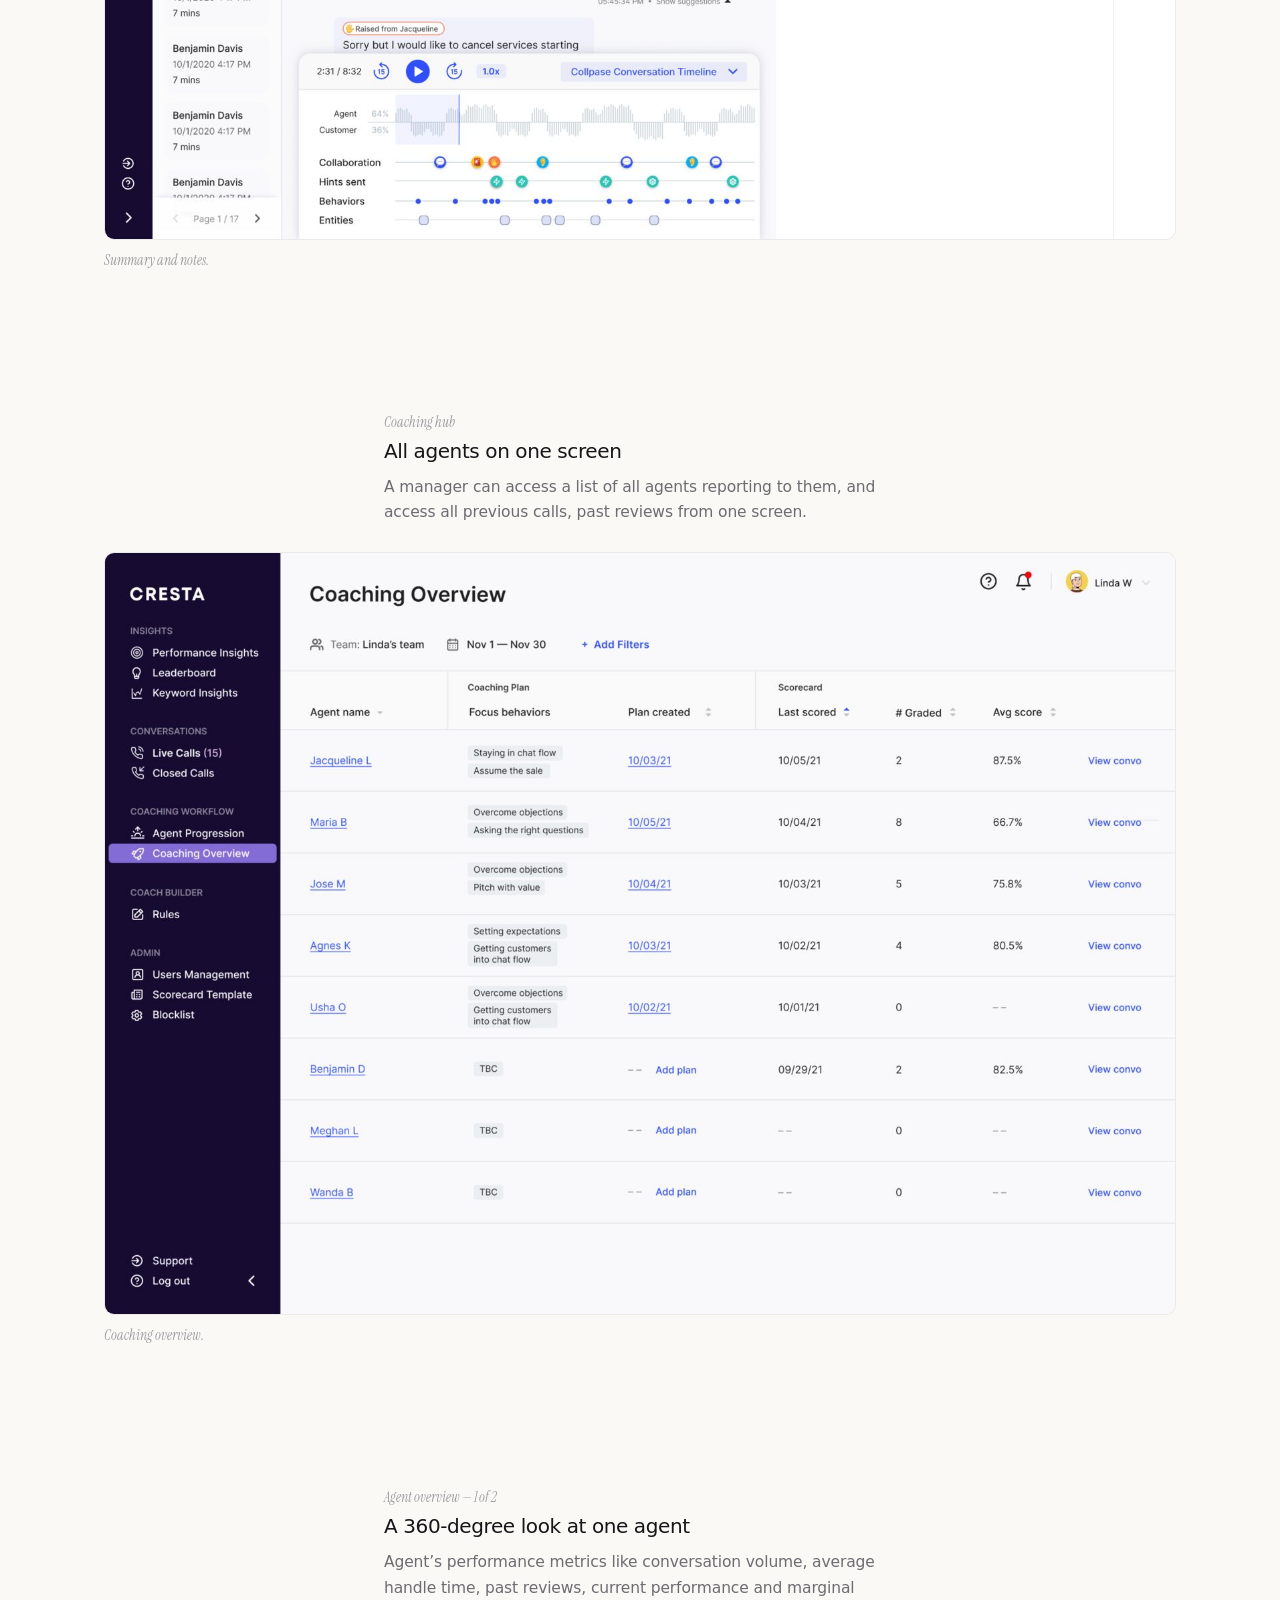
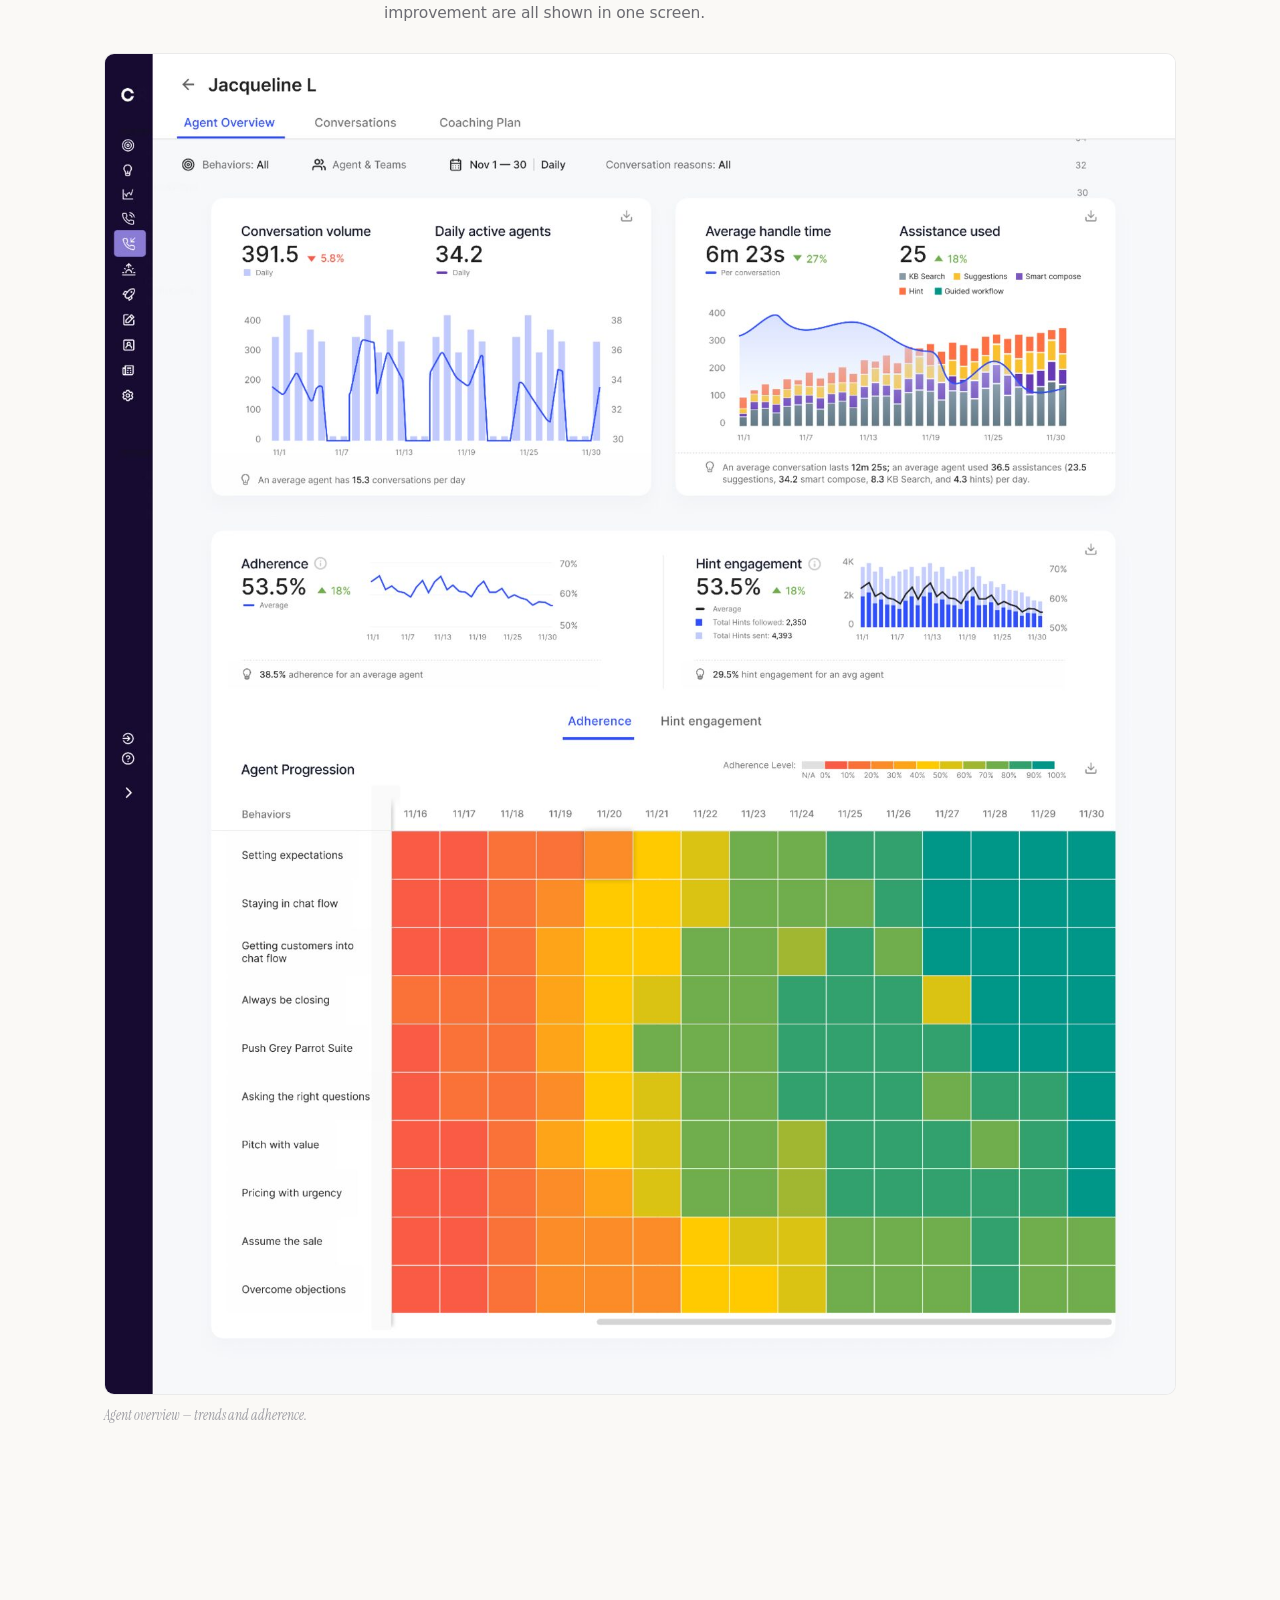
<file: cresta.html>
<!DOCTYPE html>
<html lang="en">
<head>
  <meta charset="UTF-8">
  <meta name="viewport" content="width=device-width, initial-scale=1.0">
  <title>Cresta Coach · Malaika Saini</title>
  <meta name="description" content="Cresta Coach: an AI coaching workflow for contact center managers. Live calls, closed-call review, the coaching hub and the coaching plan. Case study by Malaika Saini.">
  <link rel="preconnect" href="https://fonts.googleapis.com">
  <link rel="preconnect" href="https://fonts.gstatic.com" crossorigin>
  <link href="https://fonts.googleapis.com/css2?family=Instrument+Serif:ital@0;1&display=swap" rel="stylesheet">
  <link rel="preconnect" href="https://api.fontshare.com">
  <link href="https://api.fontshare.com/v2/css?f[]=general-sans@400,500,600&display=swap" rel="stylesheet">
  <link rel="stylesheet" href="style.css">
</head>
<body>

  <div class="bar">
    <a aria-label='Malaika Saini' class='mark' href='index.html'>
      <span aria-hidden="true">Malaika&nbsp;S</span><span class="mark-rest" aria-hidden="true"><span>a</span><span>i</span><span>n</span><span>i</span></span><span class="mark-dot" aria-hidden="true">.</span>
    </a>

    <div class="reach">
      <button type="button" class="btn" data-contact aria-expanded="false" aria-controls="reachList">Get in touch</button>
      <div class="reach-list" id="reachList">
        <button class="reach-row" type="button" data-copy="malaikasaiini@gmail.com">
          <span class="reach-v">malaikasaiini@gmail.com</span><span class="reach-act">copy</span>
        </button>
        <a class="reach-row" href="https://www.linkedin.com/in/malaika-saini-652b46181/" target="_blank" rel="noopener">
          <span class="reach-v">LinkedIn</span><span class="reach-act">↗</span>
        </a>
        <a class="reach-row" href="https://github.com/malaikasaini7" target="_blank" rel="noopener">
          <span class="reach-v">GitHub</span><span class="reach-act">↗</span>
        </a>
        <span class="reach-foot">San Francisco · <span id="cmClock">--:--</span></span>
      </div>
    </div>
  </div>

  <main id="top">

    <section class="sec col cs-top">
      <a class='cs-back rv in' href='index.html'>← back</a>
      <p class="label rv in">Case study</p>
      <h1 class="cs-title rv in">Cresta Coach</h1>
      <p class="cs-sub rv in">Cresta is a coaching platform aiming to solve the problem of high churn in contact centers. I worked on serving AI features on an intuitive design to help employees access feedback from managers to improve.</p>
      <dl class="cs-meta rv in">
        <div><dt>Role</dt><dd>Product Designer, solo on the workflow</dd></div>
        <div><dt>Company</dt><dd>Cresta AI</dd></div>
        <div><dt>Year</dt><dd>2022</dd></div>
      </dl>
    </section>

    <section class="sec cs-hero-sec">
      <div class="cs-wide"><figure class="shot cs-hero rv in"><video autoplay loop muted playsinline preload="metadata" poster="img/hero-cresta.jpg" aria-label="Cresta Coach animated: live call coaching, post-call moments, scorecard and coaching overview"><source src="img/hero-cresta.webm" type="video/webm"><source src="img/hero-cresta.mp4" type="video/mp4"></video></figure></div>
    </section>

    <section class="sec col cs-intro">
      <div class="prose">
        <p class="rv">Managers were spending 40% of their week hunting through call recordings for coachable moments instead of actually coaching agents. Manual review reached only 1&ndash;2% of all voice and chat, so most agents got feedback that was late, thin, or biased by whichever call happened to get pulled.</p>
        <p class="rv">I re-designed the entire loop: have AI provide real time inputs on live calls, perform detailed review of completed calls, then provide targeted, actionable coaching customized for each agent. This resulted in managers running 75% more coaching sessions per week.</p>
      </div>
    </section>

    <section class="step">
      <div class="step-head">
        <p class="step-kicker rv">Context</p>
        <h2 class="step-title rv">What a contact centre looks like</h2>
      </div>
      <div class="cs-wide"><figure class="shot rv"><img src="img/cresta-context.jpg" alt="A contact centre floor of agents on headsets, with Linda, the manager persona, in the foreground holding a clipboard." loading="lazy"><figcaption>What a contact centre looks like - and the manager keeping all of it moving.</figcaption></figure></div>
    </section>

    <section class="sec">
      <div class="step-head"><p class="label rv">The walk</p></div>
    </section>

    <section class="step">
      <div class="step-head">
        <p class="step-kicker rv">Live call</p>
        <h2 class="step-title rv">Facilitate real time intervention by managers</h2>
        <p class="step-note rv">Managers had the problem of being pulled by multiple agents within a short window, lacking context of the specific call and being needed to intervene with minimal context. Using AI, I designed an interface where the manager gets a real time summary of how the call is going, and can jump in to collaborate with an agent the moment they &lsquo;raise a hand&rsquo;, exactly how a floor supervisor would in a real call centre. Alerts and detected behaviors sit inline in the transcript, so the reason to step in is visible immediately. Resulted in 35+% productivity boost for managers.</p>
      </div>
      <div class="cs-wide"><figure class="shot rv"><img src="img/live-call.jpg" alt="Cresta Live Calls: a queue of live conversations with alerts, an open transcript and a conversation timeline." loading="lazy"><figcaption>Live Calls &mdash; alerts, transcript and the conversation timeline in one view.</figcaption></figure></div>
    </section>

    <section class="step">
      <div class="step-head">
        <p class="step-kicker rv">Decision 1</p>
        <h2 class="step-title rv">Ask first, then let the AI volunteer</h2>
        <p class="step-note rv">A raised hand and an AI alert look similar on screen, but they ask for different levels of trust. When the agent asks for help, the product can be useful even if the path is a little clunky. When the AI interrupts a manager, one bad alert makes the next one easier to ignore. I would ship the ask-first flow before the AI-volunteers flow, then earn the right to interrupt.</p>
        <p class="step-trade rv">More automation, or fewer false interruptions.</p>
      </div>
    </section>


    <section class="step">
      <div class="step-head">
        <p class="step-kicker rv">Closed calls &mdash; 1 of 4</p>
        <h2 class="step-title rv">Gathering context</h2>
        <p class="step-note rv">Manager immediately understands the customer&rsquo;s pain point the moment they open a completed call&rsquo;s transcript to review an agent&rsquo;s handling of the situation.</p>
      </div>
      <div class="cs-wide"><figure class="shot rv"><img src="img/closed-visitor.jpg" alt="Closed call review with the Visitor Info side panel: identity, engagement ID and pre-chat survey." loading="lazy"><figcaption>Visitor info.</figcaption></figure></div>
    </section>

    <section class="step">
      <div class="step-head">
        <p class="step-kicker rv">Closed calls &mdash; 2 of 4</p>
        <h2 class="step-title rv">Specific actionable feedback</h2>
        <p class="step-note rv">Managers can provide ratings to agents, adding targeted comments, which helps each agent receive specific, actionable feedback to iterate on and improve each week.</p>
      </div>
      <div class="cs-wide"><figure class="shot rv"><img src="img/closed-scorecard.jpg" alt="Closed call review with the Scorecard panel open beside the transcript." loading="lazy"><figcaption>Scorecard.</figcaption></figure></div>
    </section>

    <section class="step">
      <div class="step-head">
        <p class="step-kicker rv">Decision 2</p>
        <h2 class="step-title rv">Keep the score and its evidence together</h2>
        <p class="step-note rv">The scorecard began as a separate grading surface. That asked managers to remember the call while they scored it. We moved the note onto the rubric row and kept the transcript beside it, so the score, the reason, and the exact customer turn stayed together.</p>
        <p class="step-trade rv">A cleaner standalone form, or less context switching and a clearer audit trail.</p>
      </div>
    </section>


    <section class="step">
      <div class="step-head">
        <p class="step-kicker rv">Closed calls &mdash; 3 of 4</p>
        <h2 class="step-title rv">Focus specifically on moments of interest</h2>
        <p class="step-note rv">Instead of the manager having to review the entire call, I used AI to surface all moments of interest through the conversation that deserve the attention of the manager when delivering a review of the call.</p>
      </div>
      <div class="cs-wide"><figure class="shot rv"><img src="img/closed-moments.jpg" alt="Moments of interest panel: behavior chips with counts, keyword categories and AI hints." loading="lazy"><figcaption>Moments of interest.</figcaption></figure></div>
    </section>

    <section class="step">
      <div class="step-head">
        <p class="step-kicker rv">Decision 3</p>
        <h2 class="step-title rv">Turn the metric into a path to evidence</h2>
        <p class="step-note rv">The first versions summarized a call with percentages. They looked analytical, but they did not tell the manager what to do next. We moved to counts, then made every count clickable. A chip opens the timestamped instances and takes the manager straight to the matching turn in the transcript. The metric stopped being a report and became navigation.</p>
        <p class="step-trade rv">A compact summary, or direct access to the moment behind it.</p>
      </div>
    </section>

    <section class="step">
      <div class="step-head">
        <p class="step-kicker rv">Where it fails</p>
        <h2 class="step-title rv">A flat list does not survive a long call</h2>
        <p class="step-note rv">The shipped panel works on a short call. On a 40-minute call, dozens of detected moments become another long list to scan. Today I would group moments by behavior, collapse the groups by default, and reveal individual timestamps only when the manager asks for them.</p>
      </div>
    </section>


    <section class="step">
      <div class="step-head">
        <p class="step-kicker rv">Closed calls &mdash; 4 of 4</p>
        <h2 class="step-title rv">Simplify hand-offs</h2>
        <p class="step-note rv">To minimize the friction in hand-offs between agents (either AI or human), entities are extracted and summarised from the transcript.</p>
      </div>
      <div class="cs-wide"><figure class="shot rv"><img src="img/closed-keywords.jpg" alt="Auto-summarization and notes panel with extracted entities and an editable notes field." loading="lazy"><figcaption>Summary and notes.</figcaption></figure></div>
    </section>

    <section class="step">
      <div class="step-head">
        <p class="step-kicker rv">Coaching hub</p>
        <h2 class="step-title rv">All agents on one screen</h2>
        <p class="step-note rv">A manager can access a list of all agents reporting to them, and access all previous calls, past reviews from one screen.</p>
      </div>
      <div class="cs-wide"><figure class="shot rv"><img src="img/coaching-overview.jpg" alt="Coaching Overview table: agents, focus behaviors, plan created, last scored, number graded and average score." loading="lazy"><figcaption>Coaching overview.</figcaption></figure></div>
    </section>

    <section class="step">
      <div class="step-head">
        <p class="step-kicker rv">Agent overview &mdash; 1 of 2</p>
        <h2 class="step-title rv">A 360-degree look at one agent</h2>
        <p class="step-note rv">Agent&rsquo;s performance metrics like conversation volume, average handle time, past reviews, current performance and marginal improvement are all shown in one screen.</p>
      </div>
      <div class="cs-wide"><figure class="shot rv"><img src="img/agent-adherence.jpg" alt="Agent overview: volume, average handle time, assistance used, adherence charts and an agent progression heat map." loading="lazy"><figcaption>Agent overview &mdash; trends and adherence.</figcaption></figure></div>
    </section>

    <section class="step">
      <div class="step-head">
        <p class="step-kicker rv">Agent overview &mdash; 2 of 2</p>
        <h2 class="step-title rv">Where the gap actually shows up</h2>
        <p class="step-note rv">The hint engagement tab reads the same way, one tab over: 2,350 hints followed out of 4,393 sent. The progression table breaks it down behavior by behavior, so a coaching conversation starts from a number and a date rather than an impression.</p>
      </div>
      <div class="cs-wide"><figure class="shot rv"><img src="img/agent-hints.jpg" alt="Agent overview, hint engagement tab, with a per-behavior progression table." loading="lazy"><figcaption>Agent overview &mdash; hint engagement.</figcaption></figure></div>
    </section>

    <section class="step">
      <div class="step-head">
        <p class="step-kicker rv">Decision 4</p>
        <h2 class="step-title rv">Keep behavior progress tied to evidence</h2>
        <p class="step-note rv">The hard part was not drawing the dashboard. It was deciding which metrics deserved to exist. If a number did not change the coaching conversation, it did not make the cut. Progress had to point back to the calls and moments behind it, so a manager could coach from evidence instead of an impression.</p>
        <p class="step-trade rv">More measurements, or fewer numbers a manager can act on.</p>
      </div>
    </section>


    <section class="step">
      <div class="step-head">
        <p class="step-kicker rv">Coaching plan</p>
        <h2 class="step-title rv">Personalised coaching plan</h2>
        <p class="step-note rv">Manager can keep a record and track progress over time across all personalised reviews (score-cards) given to each agent.</p>
      </div>
      <div class="cs-wide"><figure class="shot rv"><img src="img/coaching-plan.jpg" alt="Coaching plan: focus behaviors with targets and a trends chart since the last session." loading="lazy"><figcaption>Coaching plan.</figcaption></figure></div>
    </section>

    <section class="step">
      <div class="step-head">
        <p class="step-kicker rv">V0 tradeoff</p>
        <h2 class="step-title rv">Link to scoring instead of rebuilding it here</h2>
        <p class="step-note rv">For V0, the coaching plan showed the scorecards and linked back to the scoring tab. We did not rebuild scorecard editing inside the plan. That kept grading in one place and protected the full loop: find the moment, score it, choose the behavior, and record the 1:1.</p>
      </div>
    </section>

    <section class="step">
      <div class="step-head">
        <p class="step-kicker rv">What I would change</p>
        <h2 class="step-title rv">Measure behavior change, not only coaching activity</h2>
        <p class="step-note rv">Four times more coaching sessions showed that managers adopted the workflow. It did not prove that coaching worked. The stronger measure is whether the behavior named in a plan changes across later calls. I would instrument that from the start, alongside time to find a coachable moment and time to complete a review.</p>
      </div>
    </section>


    <section class="sec col">
      <p class="label rv">Results</p>
      <div class="prose">
        <p class="rv">Improved manager efficiency by 35%, decreased average handle time by 15% and drastically reduced agent attrition from 120% to 60%.</p>
      </div>
      <div class="links rv">
        <a href='index.html'>← back to work</a>
        <a href="mailto:malaikasaiini@gmail.com">malaikasaiini@gmail.com</a>
      </div>
    </section>

    <div class="closing">
      <canvas class="dusk" id="dusk" aria-hidden="true"></canvas>
      <footer class="foot">
        <span>Malaika Saini © 2026</span>
        <span class="clock" id="clock">--:--</span>
      </footer>
    </div>

  </main>

  <script src="field.js"></script>
  <script src="script.js"></script>
<script>
// Motion covers: nudge playback on first interaction for browsers that block autoplay (battery saver etc.)
(function(){var go=function(){document.querySelectorAll('video[autoplay]').forEach(function(v){if(v.paused){v.play().catch(function(){})}})};window.addEventListener('load',go);['pointerdown','touchstart','keydown'].forEach(function(e){document.addEventListener(e,go,{once:true,capture:true})});})();
</script>
</body>
</html>
</file>
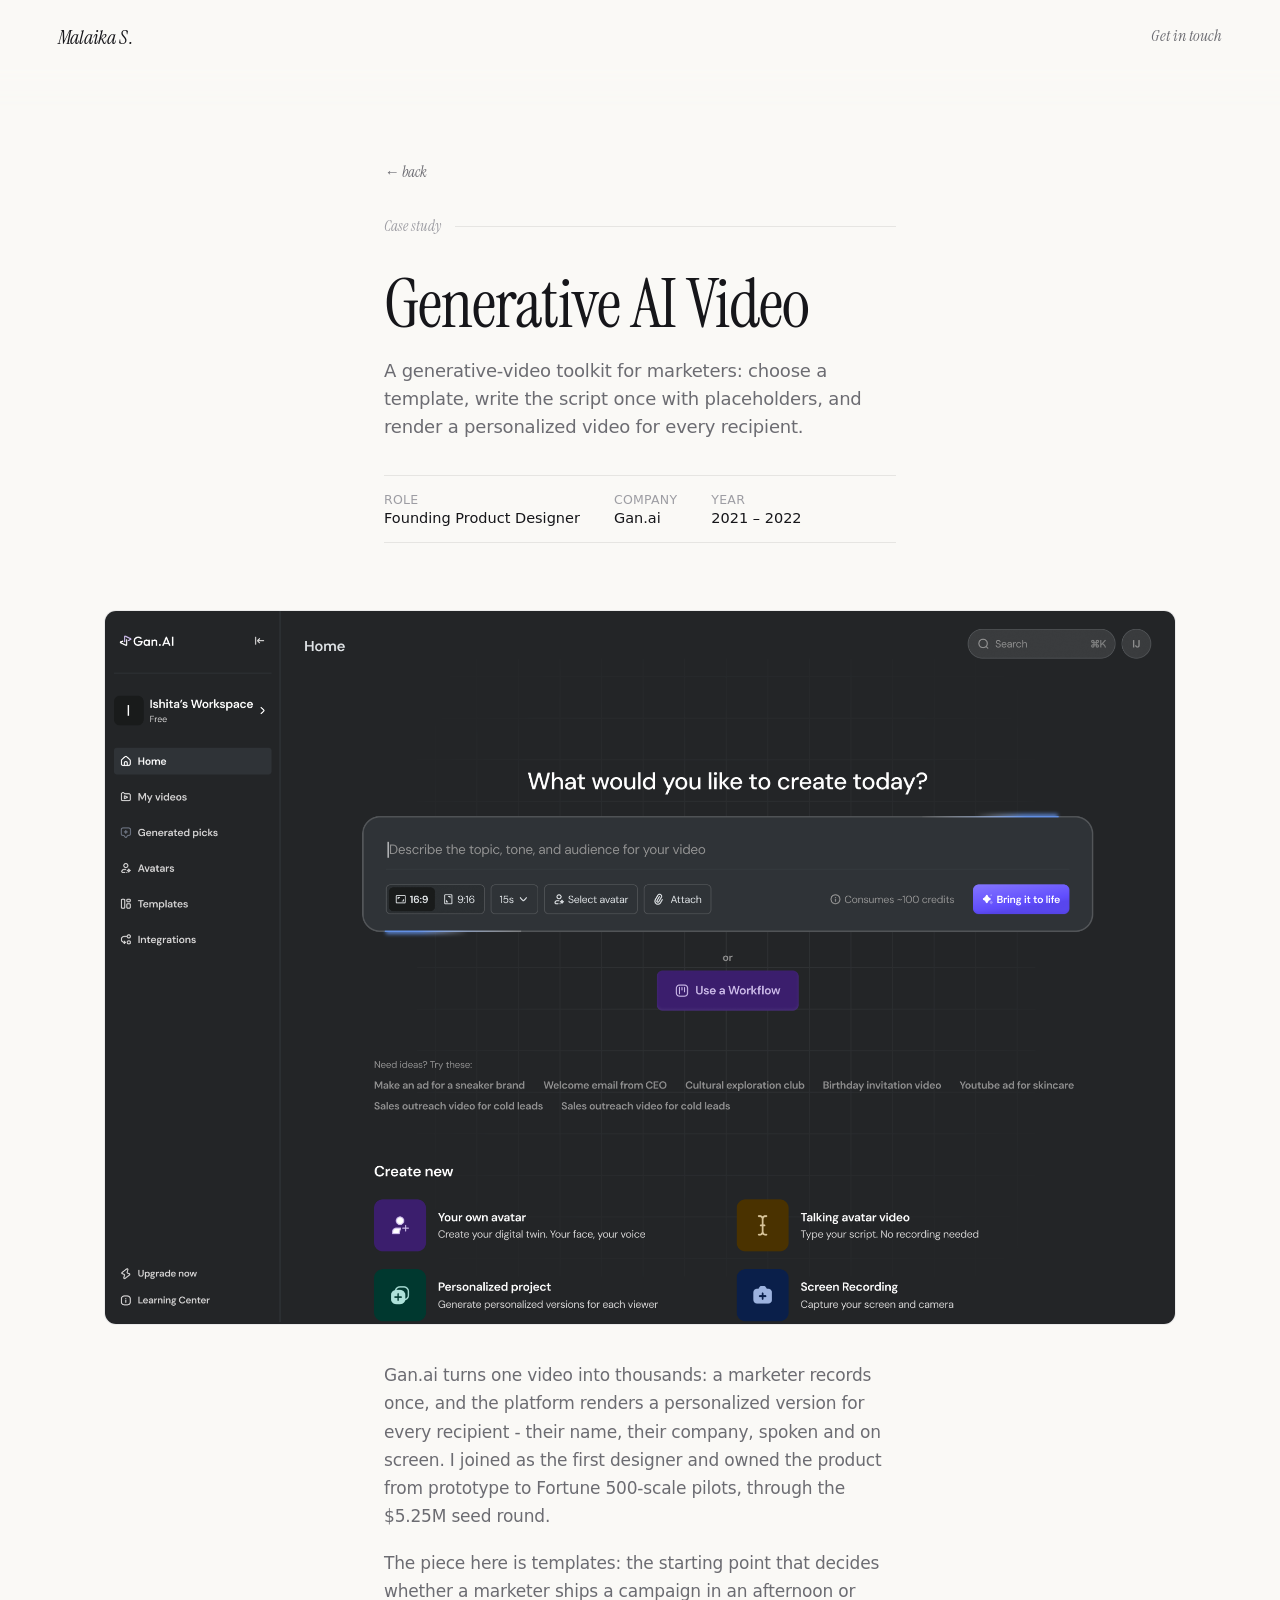
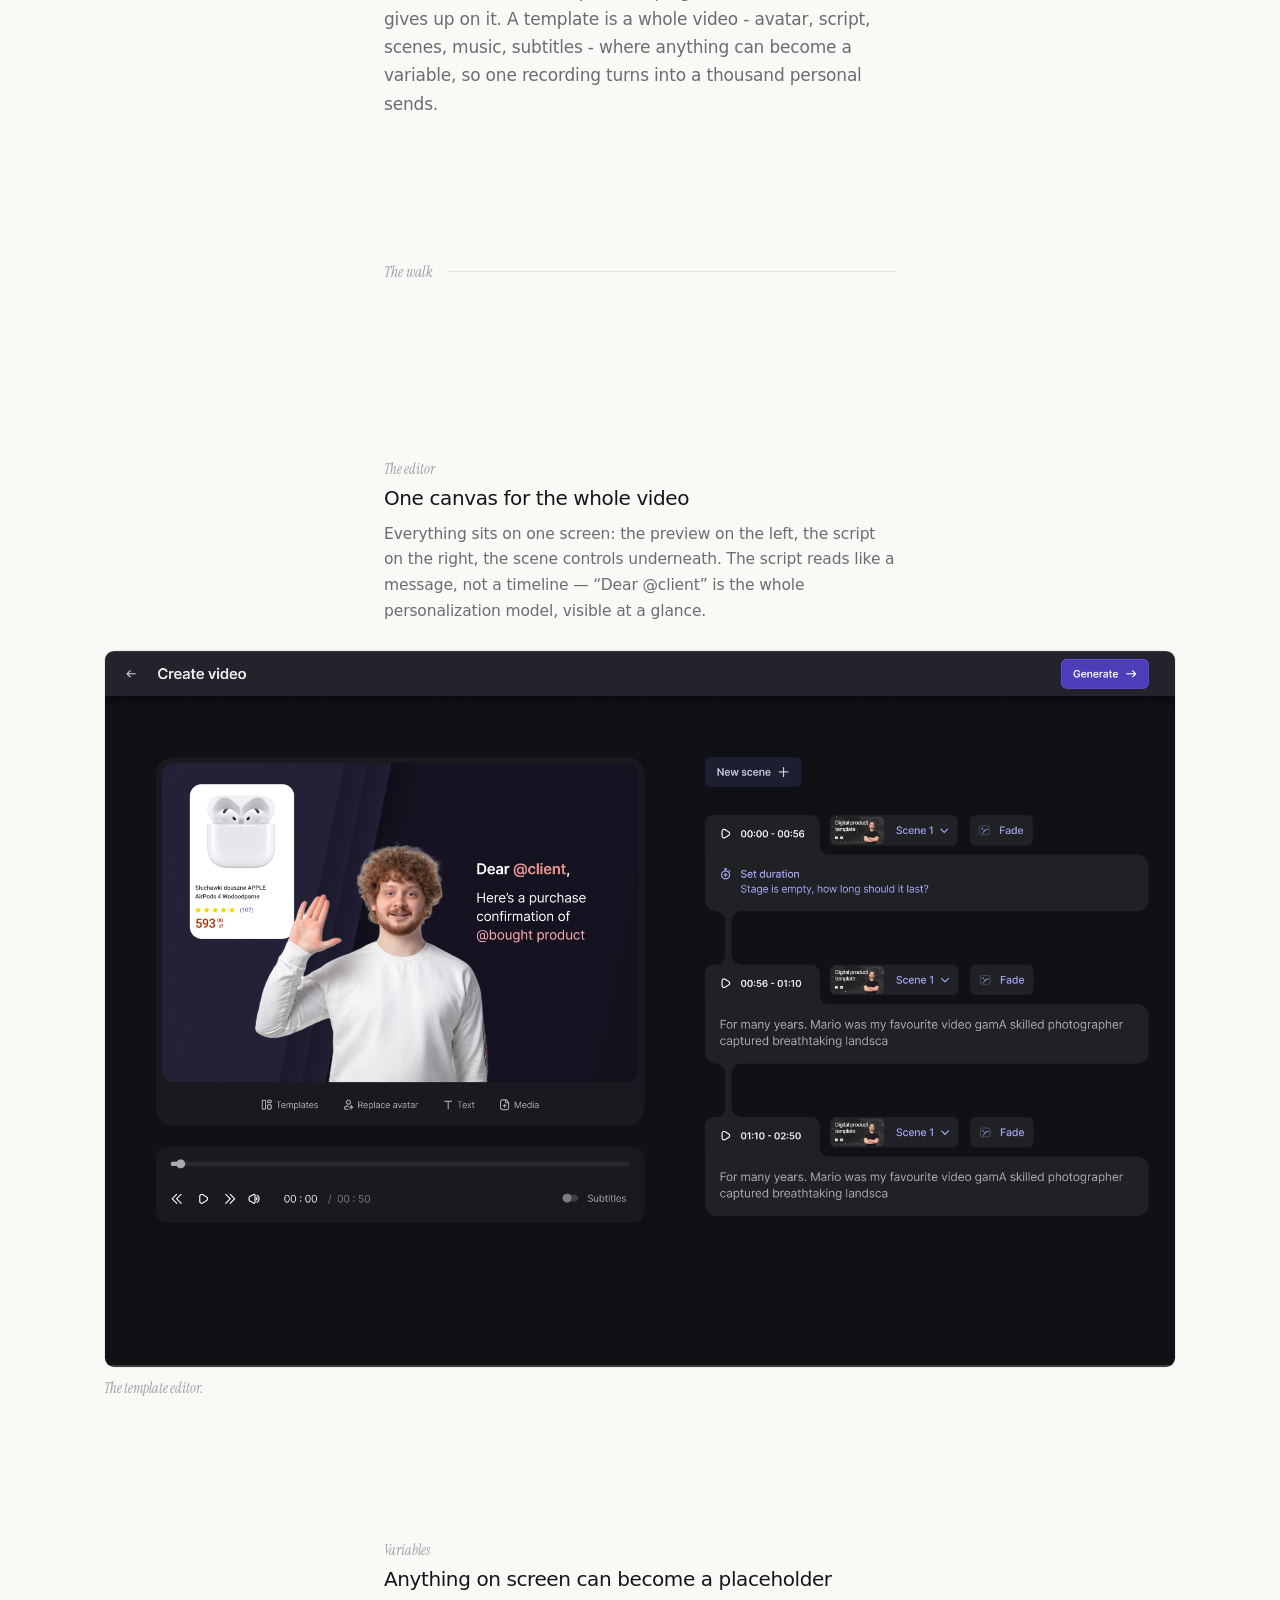
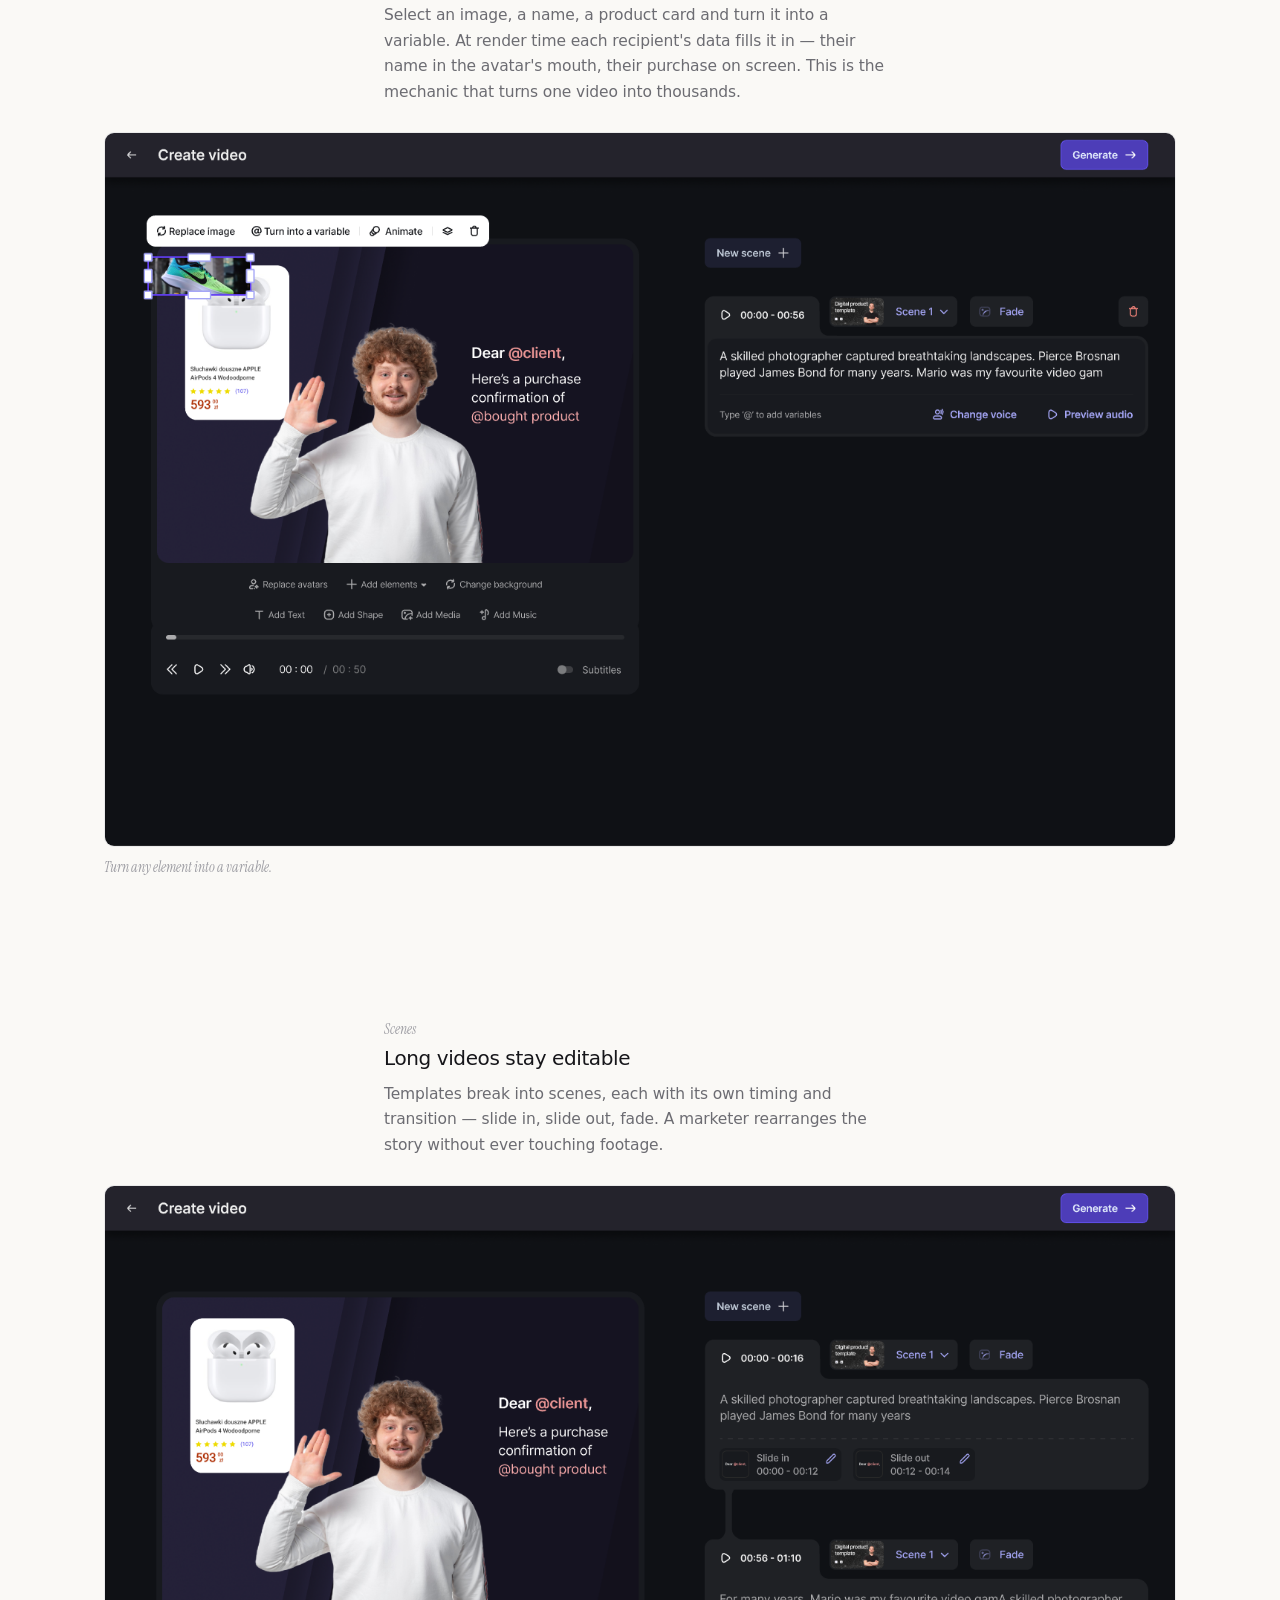
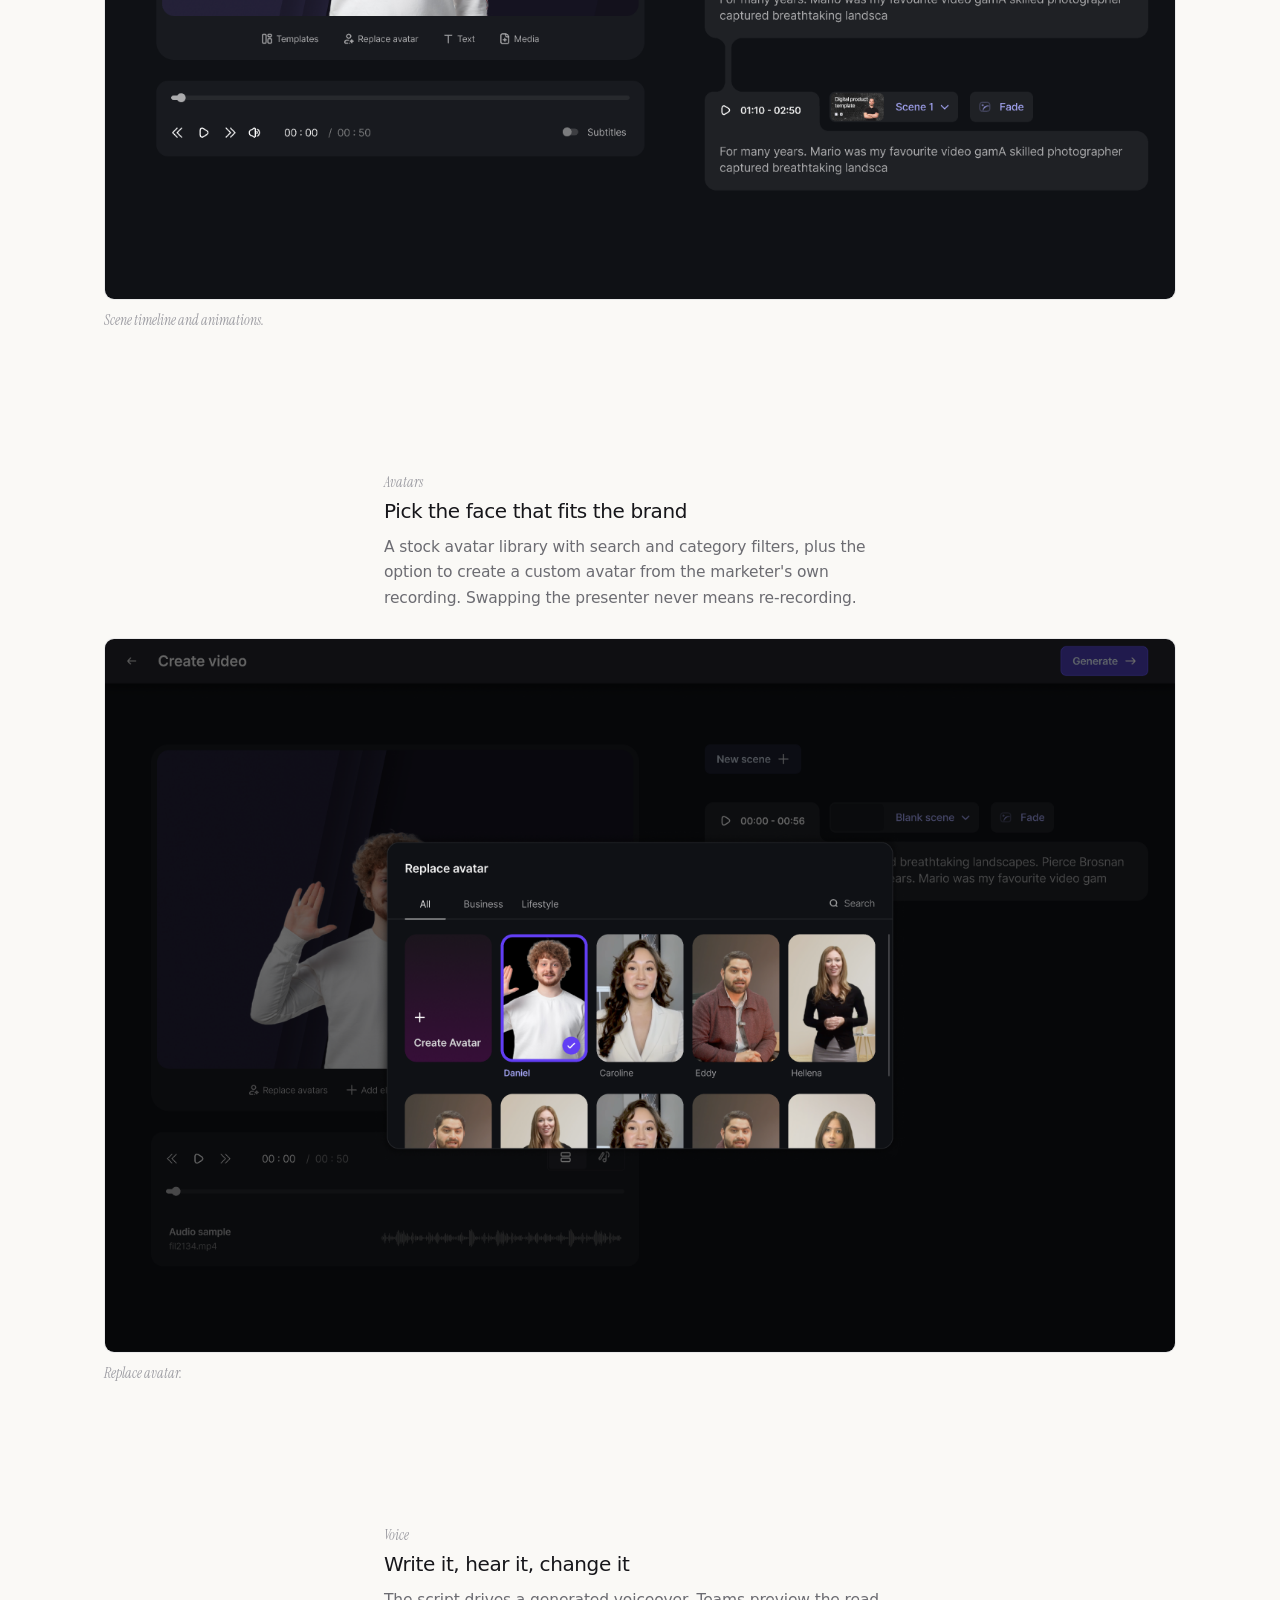
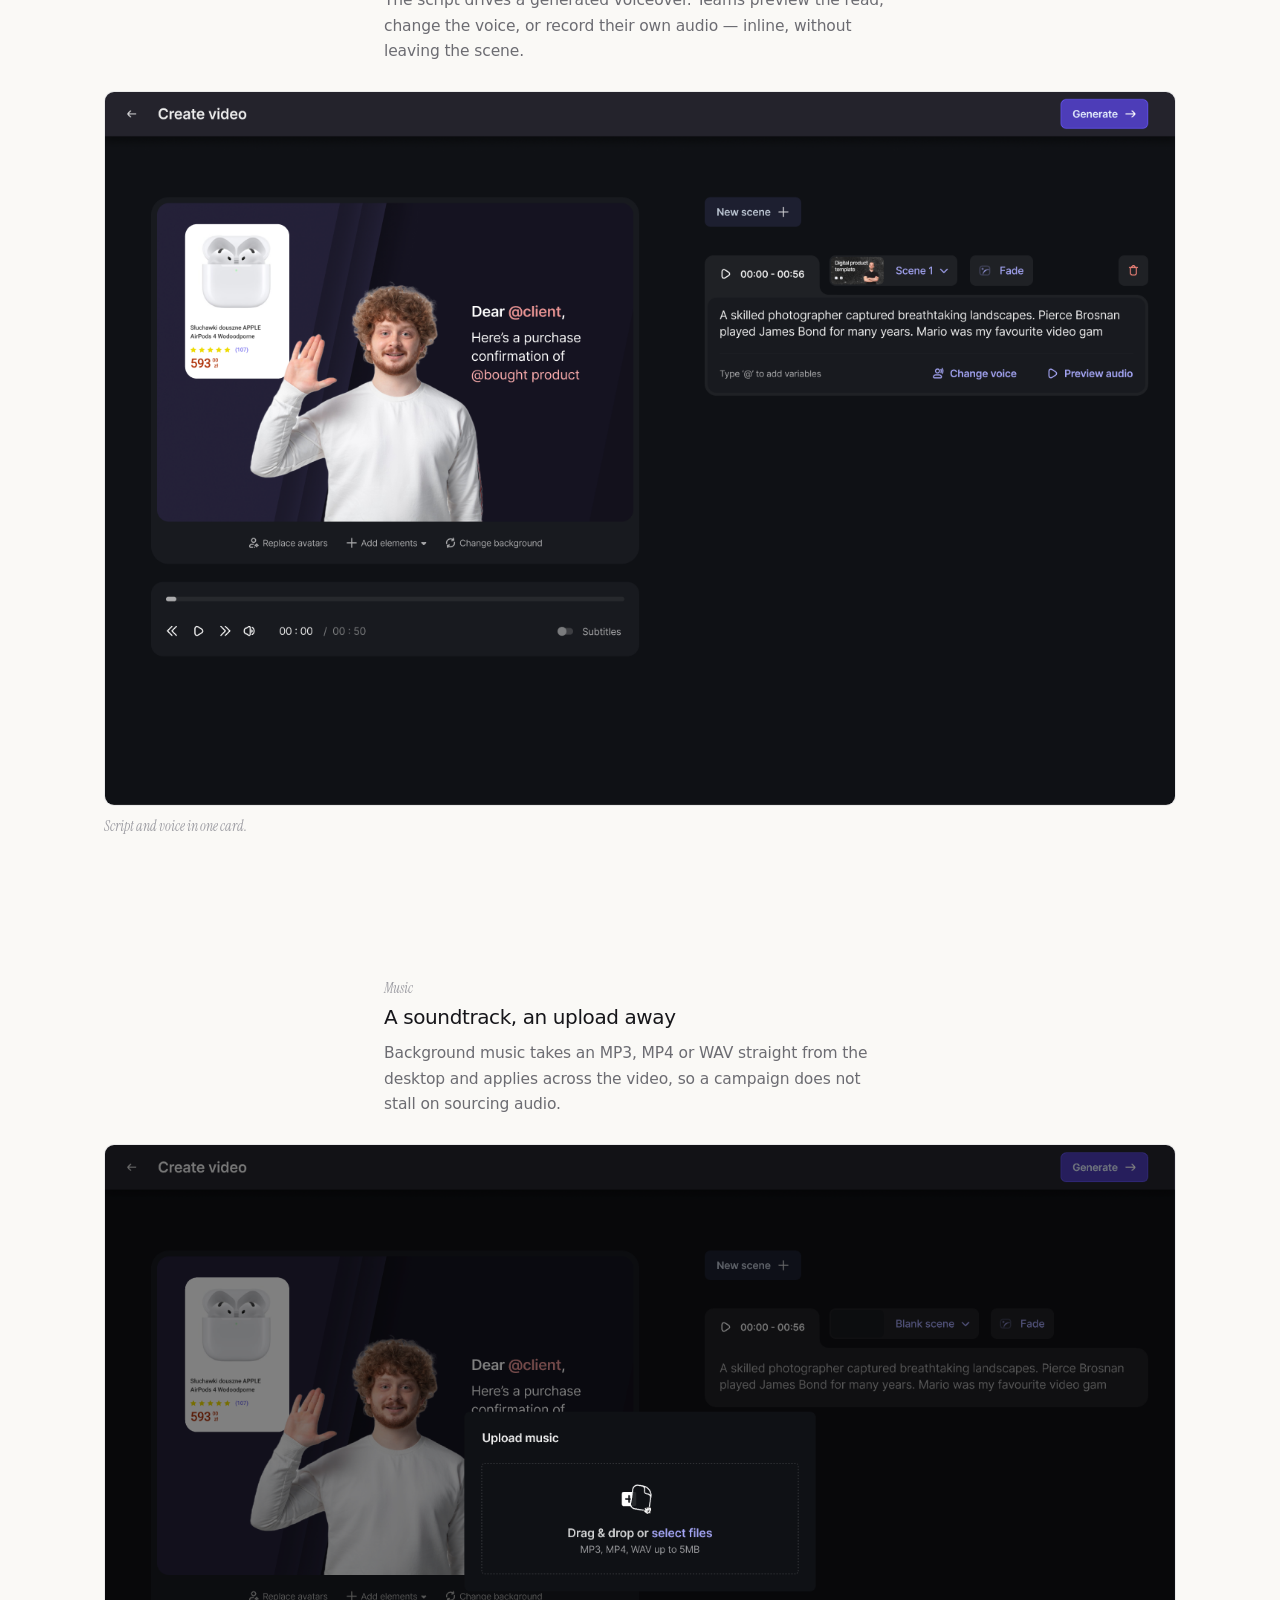
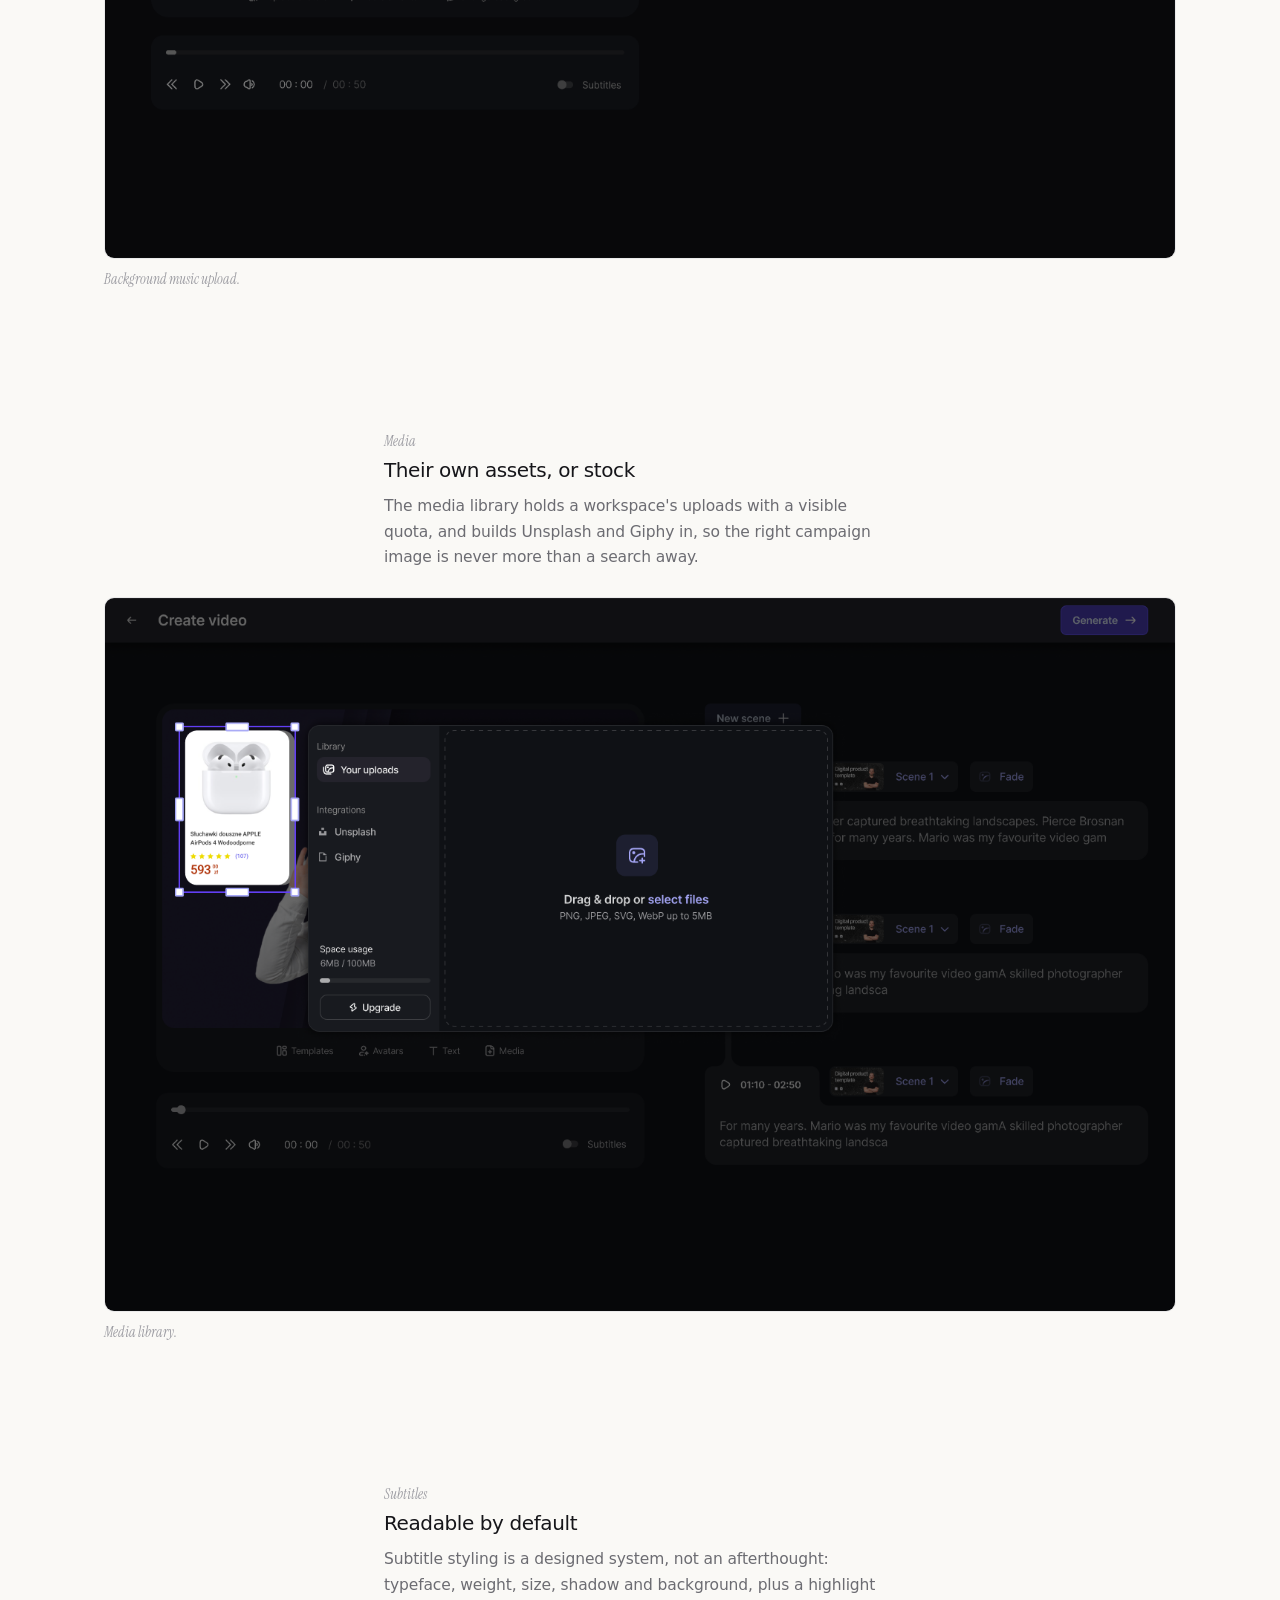
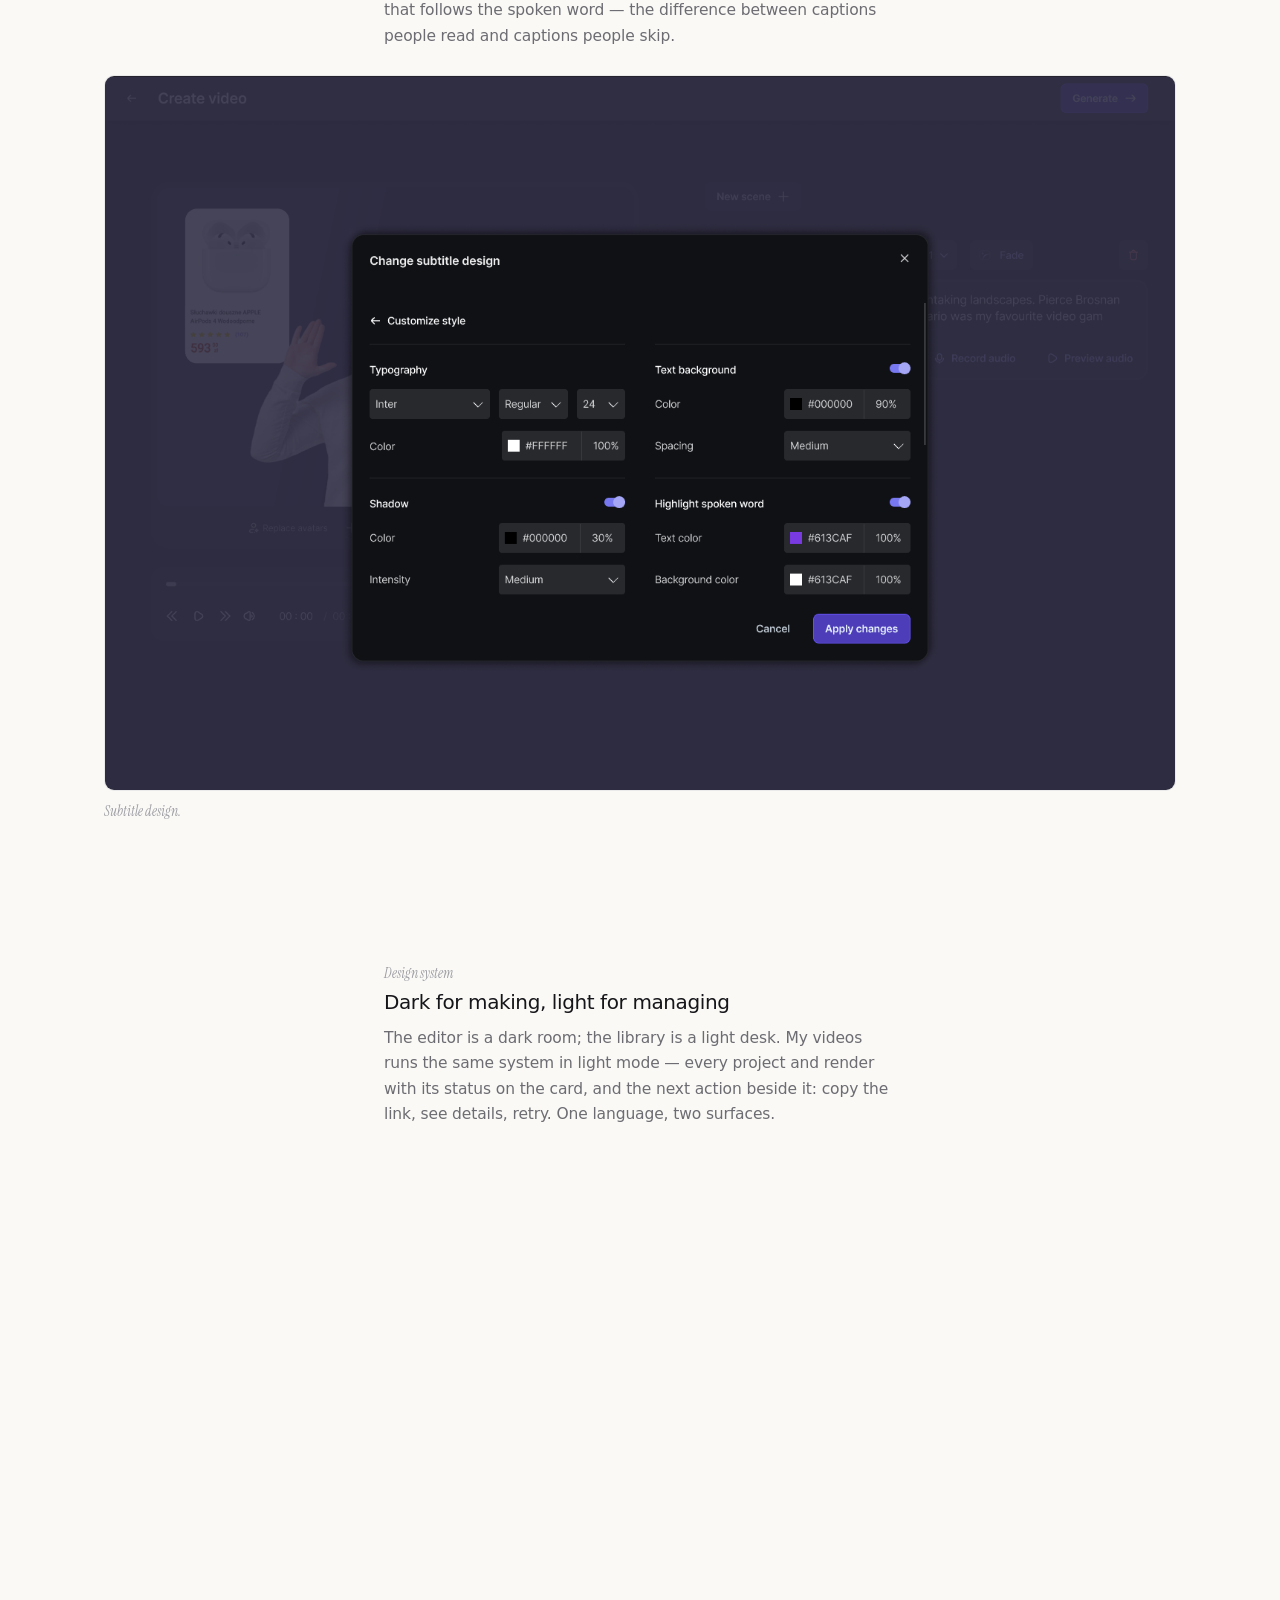
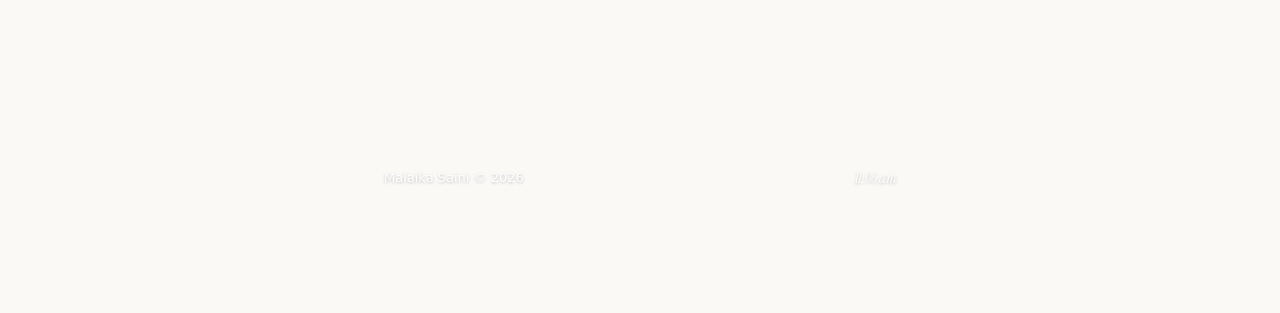
<file: gan.html>
<!DOCTYPE html>
<html lang="en">
<head>
  <meta charset="UTF-8">
  <meta name="viewport" content="width=device-width, initial-scale=1.0">
  <title>Gan.ai · Malaika Saini</title>
  <meta name="description" content="Gan.ai: a generative AI video platform for marketers. Template-driven personalized video, from a single script to thousands of rendered videos. Case study by Malaika Saini.">
  <link rel="preconnect" href="https://fonts.googleapis.com">
  <link rel="preconnect" href="https://fonts.gstatic.com" crossorigin>
  <link href="https://fonts.googleapis.com/css2?family=Instrument+Serif:ital@0;1&display=swap" rel="stylesheet">
  <link rel="preconnect" href="https://api.fontshare.com">
  <link href="https://api.fontshare.com/v2/css?f[]=general-sans@400,500,600&display=swap" rel="stylesheet">
  <link rel="stylesheet" href="style.css">
</head>
<body>

  <div class="bar">
    <a aria-label='Malaika Saini' class='mark' href='index.html'>
      <span aria-hidden="true">Malaika&nbsp;S</span><span class="mark-rest" aria-hidden="true"><span>a</span><span>i</span><span>n</span><span>i</span></span><span class="mark-dot" aria-hidden="true">.</span>
    </a>

    <div class="reach">
      <button type="button" class="btn" data-contact aria-expanded="false" aria-controls="reachList">Get in touch</button>
      <div class="reach-list" id="reachList">
        <button class="reach-row" type="button" data-copy="malaikasaiini@gmail.com">
          <span class="reach-v">malaikasaiini@gmail.com</span><span class="reach-act">copy</span>
        </button>
        <a class="reach-row" href="https://www.linkedin.com/in/malaika-saini-652b46181/" target="_blank" rel="noopener">
          <span class="reach-v">LinkedIn</span><span class="reach-act">↗</span>
        </a>
        <a class="reach-row" href="https://github.com/malaikasaini7" target="_blank" rel="noopener">
          <span class="reach-v">GitHub</span><span class="reach-act">↗</span>
        </a>
        <span class="reach-foot">San Francisco · <span id="cmClock">--:--</span></span>
      </div>
    </div>
  </div>

  <main id="top">

    <section class="sec col cs-top">
      <a class='cs-back rv in' href='index.html'>← back</a>
      <p class="label rv in">Case study</p>
      <h1 class="cs-title rv in">Generative AI Video</h1>
      <p class="cs-sub rv in">A generative-video toolkit for marketers: choose a template, write the script once with placeholders, and render a personalized video for every recipient.</p>
      <dl class="cs-meta rv in">
        <div><dt>Role</dt><dd>Founding Product Designer</dd></div>
        <div><dt>Company</dt><dd>Gan.ai</dd></div>
        <div><dt>Year</dt><dd>2021 &ndash; 2022</dd></div>
      </dl>
    </section>

    <section class="sec cs-hero-sec">
      <div class="cs-wide"><figure class="shot cs-hero rv in"><img src="img/gan-home.png" alt="The Gan.ai home screen: a prompt bar asking What would you like to create today, with a field to describe the topic, tone and audience, format and avatar controls, and a Bring it to life button."></figure></div>
    </section>

    <section class="sec col cs-intro">
      <div class="prose">
        <p class="rv">Gan.ai turns one video into thousands: a marketer records once, and the platform renders a personalized version for every recipient - their name, their company, spoken and on screen. I joined as the first designer and owned the product from prototype to Fortune 500-scale pilots, through the $5.25M seed round.</p>
        <p class="rv">The piece here is templates: the starting point that decides whether a marketer ships a campaign in an afternoon or gives up on it. A template is a whole video - avatar, script, scenes, music, subtitles - where anything can become a variable, so one recording turns into a thousand personal sends.</p>
      </div>
    </section>

    <section class="sec">
      <div class="step-head"><p class="label rv">The walk</p></div>
    </section>

    <section class="step">
      <div class="step-head">
        <p class="step-kicker rv">The editor</p>
        <h2 class="step-title rv">One canvas for the whole video</h2>
        <p class="step-note rv">Everything sits on one screen: the preview on the left, the script on the right, the scene controls underneath. The script reads like a message, not a timeline &mdash; &ldquo;Dear @client&rdquo; is the whole personalization model, visible at a glance.</p>
      </div>
      <div class="cs-wide"><figure class="shot rv"><img src="img/gan-editor-full.png" alt="The template editor: an avatar presenter beside a product card, a script reading Dear @client with @bought product placeholders, a scene timeline and a Generate button." loading="lazy"><figcaption>The template editor.</figcaption></figure></div>
    </section>

    <section class="step">
      <div class="step-head">
        <p class="step-kicker rv">Variables</p>
        <h2 class="step-title rv">Anything on screen can become a placeholder</h2>
        <p class="step-note rv">Select an image, a name, a product card and turn it into a variable. At render time each recipient's data fills it in &mdash; their name in the avatar's mouth, their purchase on screen. This is the mechanic that turns one video into thousands.</p>
      </div>
      <div class="cs-wide"><figure class="shot rv"><img src="img/gan-2.png" alt="An image element selected inside a template with a toolbar offering Replace image, Turn into a variable and Animate." loading="lazy"><figcaption>Turn any element into a variable.</figcaption></figure></div>
    </section>

    <section class="step">
      <div class="step-head">
        <p class="step-kicker rv">Scenes</p>
        <h2 class="step-title rv">Long videos stay editable</h2>
        <p class="step-note rv">Templates break into scenes, each with its own timing and transition &mdash; slide in, slide out, fade. A marketer rearranges the story without ever touching footage.</p>
      </div>
      <div class="cs-wide"><figure class="shot rv"><img src="img/gan-3.png" alt="A scene timeline with three scenes, per-scene durations and slide-in and slide-out animation controls." loading="lazy"><figcaption>Scene timeline and animations.</figcaption></figure></div>
    </section>

    <section class="step">
      <div class="step-head">
        <p class="step-kicker rv">Avatars</p>
        <h2 class="step-title rv">Pick the face that fits the brand</h2>
        <p class="step-note rv">A stock avatar library with search and category filters, plus the option to create a custom avatar from the marketer's own recording. Swapping the presenter never means re-recording.</p>
      </div>
      <div class="cs-wide"><figure class="shot rv"><img src="img/gan-4.png" alt="The Replace avatar picker: a grid of named stock avatars with All, Business and Lifestyle filters, search, and a Create Avatar tile." loading="lazy"><figcaption>Replace avatar.</figcaption></figure></div>
    </section>

    <section class="step">
      <div class="step-head">
        <p class="step-kicker rv">Voice</p>
        <h2 class="step-title rv">Write it, hear it, change it</h2>
        <p class="step-note rv">The script drives a generated voiceover. Teams preview the read, change the voice, or record their own audio &mdash; inline, without leaving the scene.</p>
      </div>
      <div class="cs-wide"><figure class="shot rv"><img src="img/gan-5.png" alt="A scene card with the script, a Type @ to add variables hint, and Change voice and Preview audio actions." loading="lazy"><figcaption>Script and voice in one card.</figcaption></figure></div>
    </section>

    <section class="step">
      <div class="step-head">
        <p class="step-kicker rv">Music</p>
        <h2 class="step-title rv">A soundtrack, an upload away</h2>
        <p class="step-note rv">Background music takes an MP3, MP4 or WAV straight from the desktop and applies across the video, so a campaign does not stall on sourcing audio.</p>
      </div>
      <div class="cs-wide"><figure class="shot rv"><img src="img/gan-6.png" alt="An Upload music dialog with a drag-and-drop zone accepting MP3, MP4 and WAV files up to 5MB." loading="lazy"><figcaption>Background music upload.</figcaption></figure></div>
    </section>

    <section class="step">
      <div class="step-head">
        <p class="step-kicker rv">Media</p>
        <h2 class="step-title rv">Their own assets, or stock</h2>
        <p class="step-note rv">The media library holds a workspace's uploads with a visible quota, and builds Unsplash and Giphy in, so the right campaign image is never more than a search away.</p>
      </div>
      <div class="cs-wide"><figure class="shot rv"><img src="img/gan-7.png" alt="The media library: Your uploads with space usage, Unsplash and Giphy integrations, and a drag-and-drop zone." loading="lazy"><figcaption>Media library.</figcaption></figure></div>
    </section>

    <section class="step">
      <div class="step-head">
        <p class="step-kicker rv">Subtitles</p>
        <h2 class="step-title rv">Readable by default</h2>
        <p class="step-note rv">Subtitle styling is a designed system, not an afterthought: typeface, weight, size, shadow and background, plus a highlight that follows the spoken word &mdash; the difference between captions people read and captions people skip.</p>
      </div>
      <div class="cs-wide"><figure class="shot rv"><img src="img/gan-8.png" alt="The Change subtitle design dialog: typography controls, text background, shadow, and a highlight-spoken-word toggle with text and background colors." loading="lazy"><figcaption>Subtitle design.</figcaption></figure></div>
    </section>

    <section class="step">
      <div class="step-head">
        <p class="step-kicker rv">Design system</p>
        <h2 class="step-title rv">Dark for making, light for managing</h2>
        <p class="step-note rv">The editor is a dark room; the library is a light desk. My videos runs the same system in light mode &mdash; every project and render with its status on the card, and the next action beside it: copy the link, see details, retry. One language, two surfaces.</p>
      </div>
      <div class="cs-wide"><figure class="shot rv"><img src="img/gan-dark-main.png" alt="The Gan.ai main screen in dark mode: the project dashboard with the videos library, per-video statuses and creation tools in the sidebar." loading="lazy"><figcaption>The main screen, in the dark theme.</figcaption></figure></div>
    </section>

    <section class="step">
      <div class="step-head">
        <p class="step-kicker rv">Render</p>
        <h2 class="step-title rv">Honest waiting</h2>
        <p class="step-note rv">Generation takes minutes, and the screen says so: what is happening, how long is left, and explicit permission to leave &mdash; the video keeps processing in the background.</p>
      </div>
      <div class="cs-wide"><figure class="shot rv"><img src="img/gan-9.png" alt="The generation state: a spinner with Placing your images and videos, an estimated time remaining, and a banner saying the video continues processing in the background." loading="lazy"><figcaption>Generation, with an ETA.</figcaption></figure></div>
    </section>


    <section class="step">
      <div class="step-head">
        <p class="step-kicker rv">Templates</p>
        <h2 class="step-title rv">A starting point for every audience</h2>
        <p class="step-note rv">Stock templates gave every team a running start: forty presenters across ages, industries and styles, filterable by the audience the video has to convince. A campaign for a bank and a campaign for a bakery both find a face that fits, and the template carries the script, scenes and styling with it.</p>
      </div>
      <div class="cs-wide"><figure class="shot rv"><img src="img/gan-templates.jpg" alt="The Gan.ai stock templates gallery: a grid of forty AI presenter templates spanning professions, ages and styles, with filters for gender, style and context." loading="lazy"><figcaption>Forty stock templates, filterable by audience.</figcaption></figure></div>
      <div class="cs-wide"><figure class="shot rv"><img src="img/gan-dashboard.png" alt="The Gan.ai dashboard: creation tools for cinematic ads, personalized projects and avatar videos, with projects and credits tracked in the sidebar." loading="lazy"><figcaption>The dashboard every project starts from.</figcaption></figure></div>
    </section>

    <section class="sec col">
      <p class="label rv">What it added up to</p>
      <div class="prose">
        <p class="rv">Templates became the front door of the product: the first surface a new user touched, and the thing pilots scaled on. The walk above is the whole loop - prompt, editor, variables, scenes, avatar, voice, music, media, subtitles, render - designed end to end as the company's first designer, from the prototype to the pilots that carried the seed round.</p>
      </div>
      <div class="links rv"></div>
      <div class="links rv">
        <a href='index.html'>← back to work</a>
        <a href="mailto:malaikasaiini@gmail.com">malaikasaiini@gmail.com</a>
      </div>
    </section>

    <div class="closing">
      <canvas class="dusk" id="dusk" aria-hidden="true"></canvas>
      <footer class="foot">
        <span>Malaika Saini © 2026</span>
        <span class="clock" id="clock">--:--</span>
      </footer>
    </div>

  </main>

  <script src="field.js"></script>
  <script src="script.js"></script>
</body>
</html>
</file>
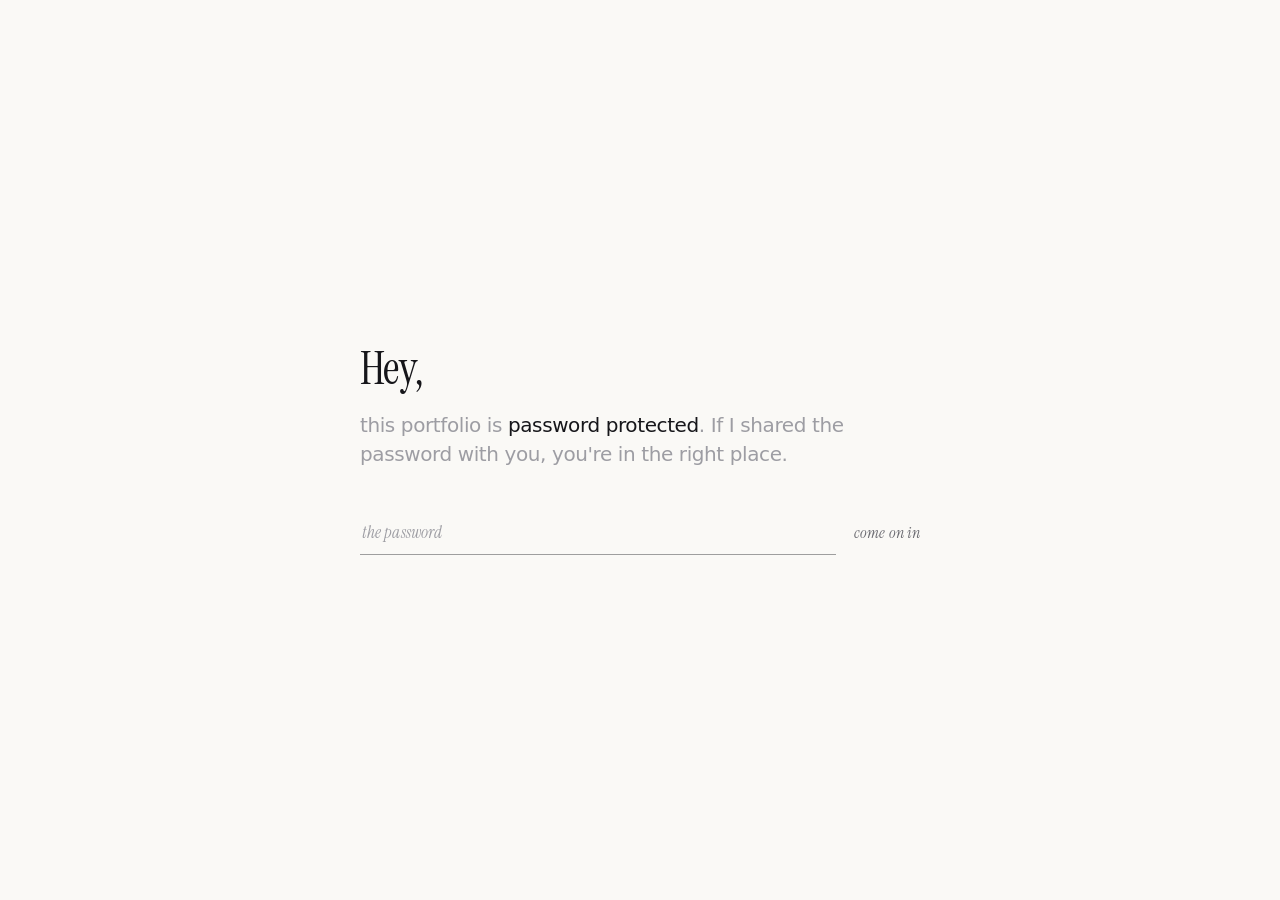
<file: gate.html>
<!doctype html>
<html lang="en">
<head>
<meta charset="utf-8">
<meta name="viewport" content="width=device-width, initial-scale=1">
<meta name="robots" content="noindex, nofollow">
<title>Malaika Saini</title>
<link rel="preconnect" href="https://fonts.googleapis.com">
<link rel="preconnect" href="https://fonts.gstatic.com" crossorigin>
<link href="https://fonts.googleapis.com/css2?family=Instrument+Serif:ital@0;1&display=swap" rel="stylesheet">
<link rel="preconnect" href="https://api.fontshare.com">
<link href="https://api.fontshare.com/v2/css?f[]=general-sans@400,500,600&display=swap" rel="stylesheet">
<style>
  :root {
    --paper: #faf9f6;
    --ink: #16161a;
    --ink-2: #6c6c72;
    --ink-3: #9d9da3;
    --rule: rgba(22,22,26,0.09);
    --sans: 'General Sans', system-ui, -apple-system, sans-serif;
    --serif: 'Instrument Serif', Georgia, serif;
  }
  * { box-sizing: border-box; margin: 0; }
  body {
    min-height: 100vh; min-height: 100svh;
    display: flex; align-items: center; justify-content: center;
    background: var(--paper); color: var(--ink);
    font-family: var(--sans); -webkit-font-smoothing: antialiased; font-synthesis: none;
    padding: 24px;
  }
  ::selection { background: #e4e1f5; }
  .col { width: 100%; max-width: 560px; }
  .hey {
    font-family: var(--serif); font-weight: 400;
    font-size: clamp(32px, 4.4vw, 46px);
    line-height: 1; letter-spacing: -0.015em; margin: 0 0 16px;
  }
  .lede {
    font-size: clamp(17px, 2.1vw, 20px); line-height: 1.44;
    letter-spacing: -0.02em; color: var(--ink-3); margin: 20px 0 0; font-weight: 400;
  }
  .lede b { font-weight: 400; color: var(--ink); }
  form { margin-top: 44px; display: flex; align-items: flex-end; gap: 18px; }
  input[type=password] {
    flex: 1; min-width: 0;
    background: transparent; border: none; border-bottom: 1px solid var(--rule);
    padding: 6px 2px 10px;
    font-family: var(--serif); font-size: 20px; letter-spacing: 0.04em;
    color: var(--ink); outline: none; border-radius: 0;
    transition: border-color .35s ease;
  }
  input[type=password]::placeholder {
    font-family: var(--serif); font-style: italic; font-size: 17px;
    letter-spacing: 0.005em; color: var(--ink-3);
  }
  input[type=password]:focus { border-bottom-color: rgba(22,22,26,0.4); }
  button {
    position: relative; flex: none;
    background: none; border: none; cursor: pointer; padding: 0 0 12px;
    font-family: var(--serif); font-style: italic; font-size: 16px;
    letter-spacing: 0.005em; color: var(--ink-2);
    transition: color .35s ease;
  }
  button::after {
    content: ''; position: absolute; left: 0; bottom: 8px; width: 100%; height: 1px;
    background: currentColor; opacity: 0.3;
    transform: scaleX(0); transform-origin: left;
    transition: transform .5s cubic-bezier(.16,1,.3,1), opacity .35s ease;
  }
  button:hover { color: var(--ink); }
  button:hover::after { transform: scaleX(1); opacity: .55; }
  .note {
    font-family: var(--serif); font-style: italic;
    font-size: 14.5px; color: var(--ink-3); margin-top: 18px; letter-spacing: 0.005em;
  }
  .err { display: none; color: #b04a3a; }
</style>
</head>
<body>
  <div class="col">
    <h1 class="hey">Hey,</h1>
    <p class="lede">this portfolio is <b>password protected</b>.
      If I shared the password with you, you're in the right place.</p>
    <form method="post">
      <input type="password" name="password" placeholder="the password" autocomplete="current-password" autofocus required>
      <button type="submit">come on in</button>
    </form>
    <p class="note err">that password didn't work - try again?</p>
  </div>
</body>
</html>
</file>
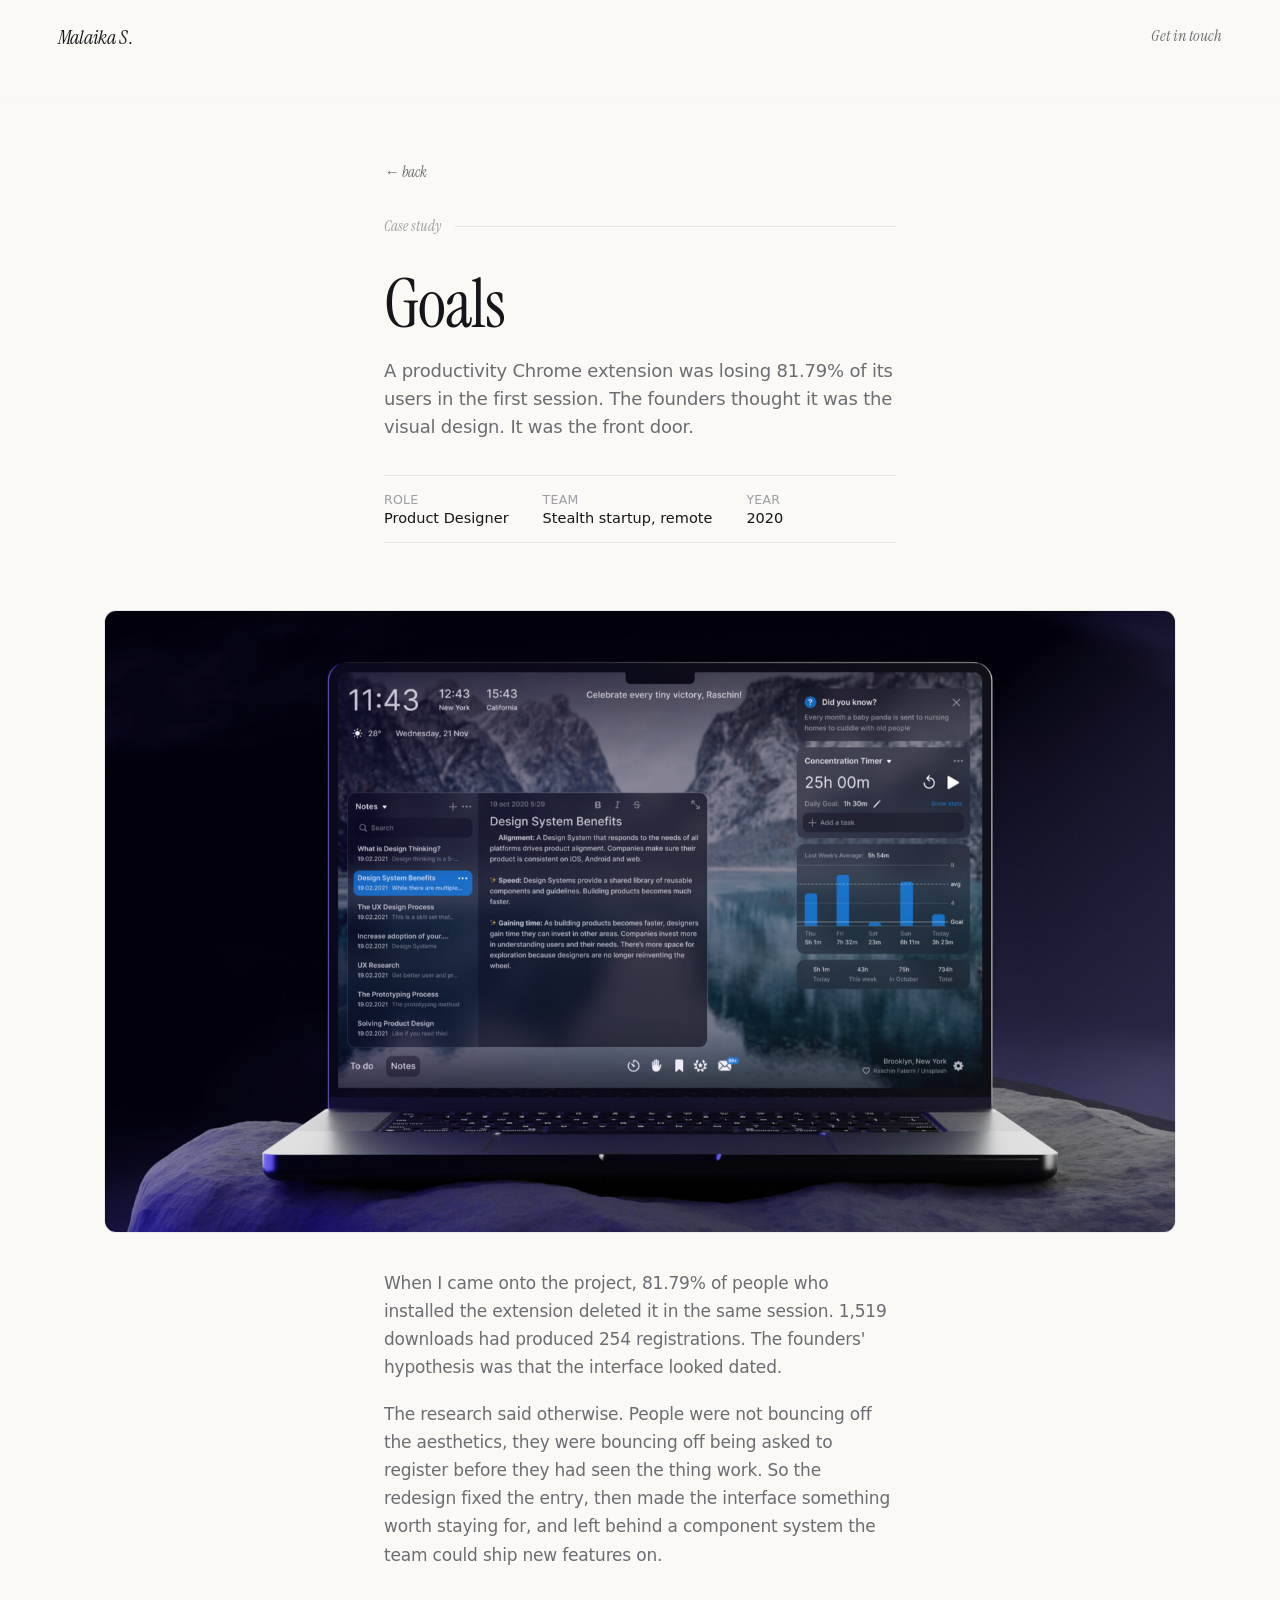
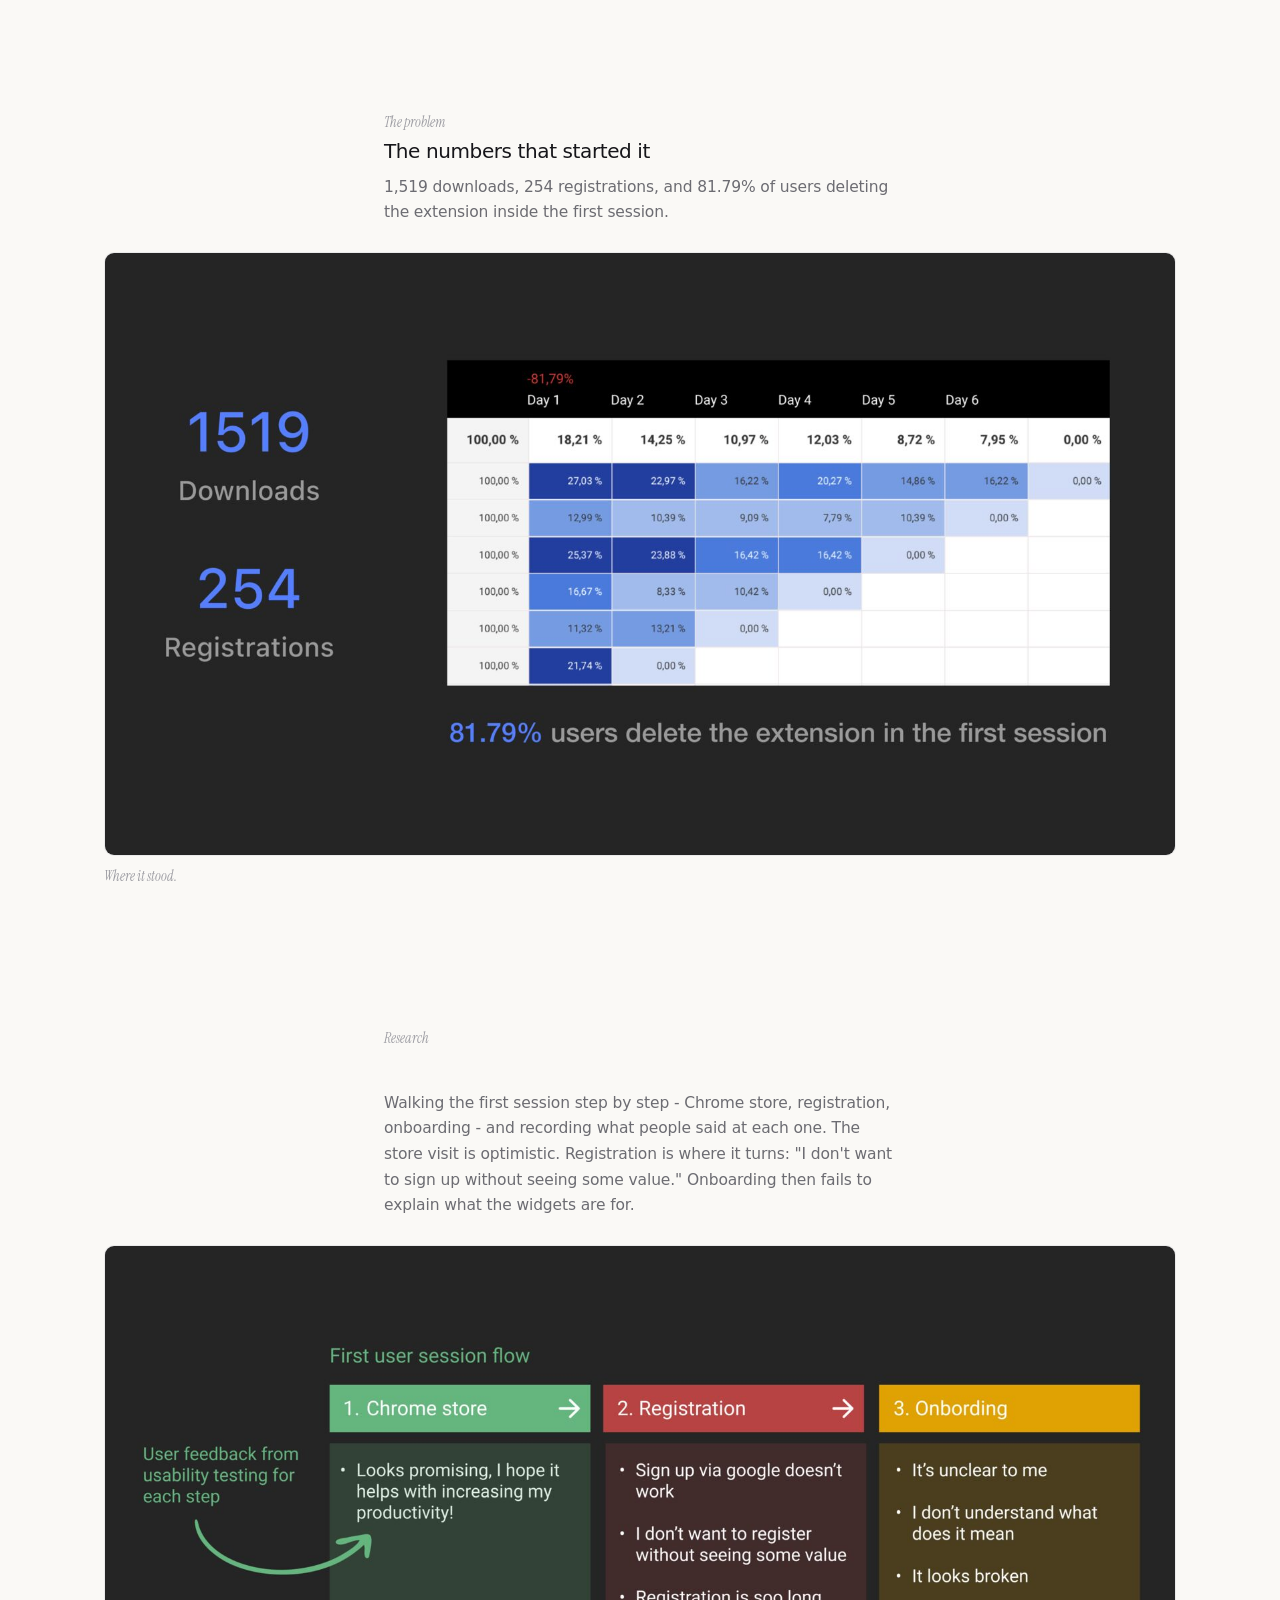
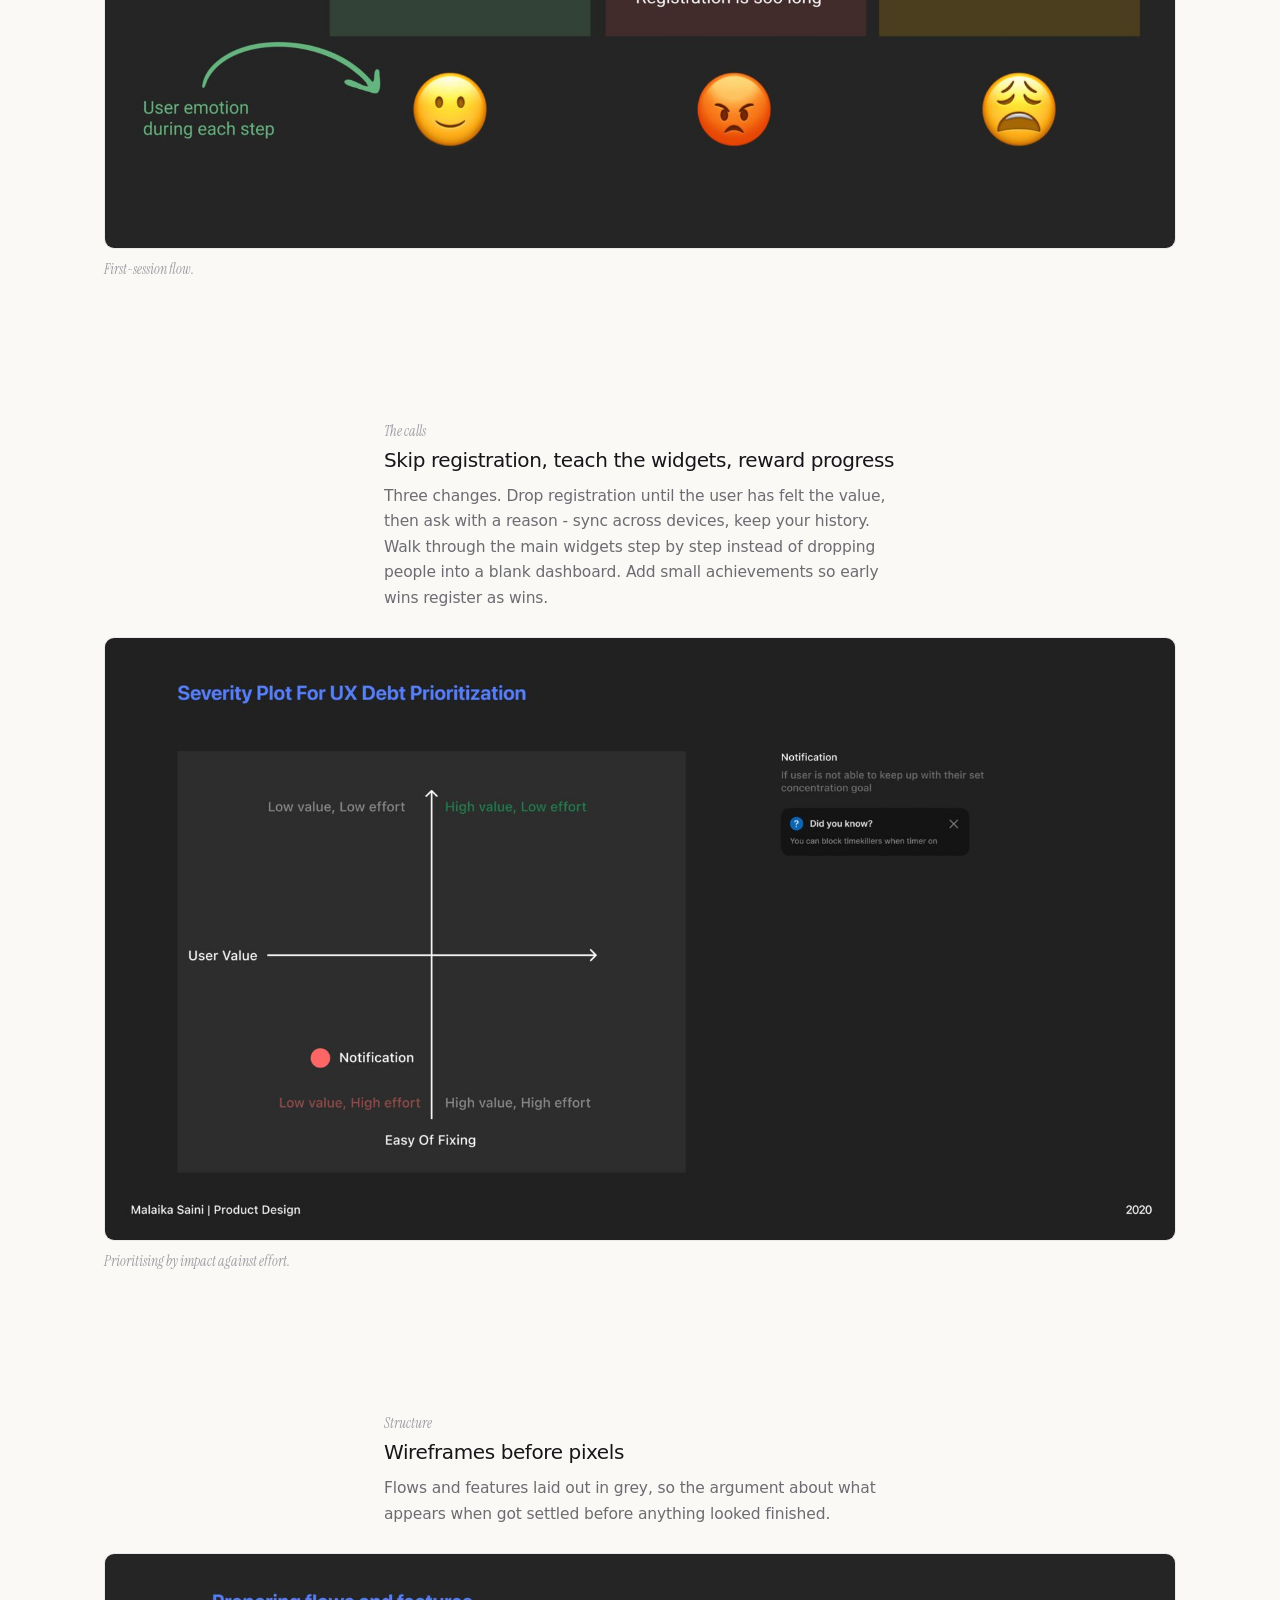
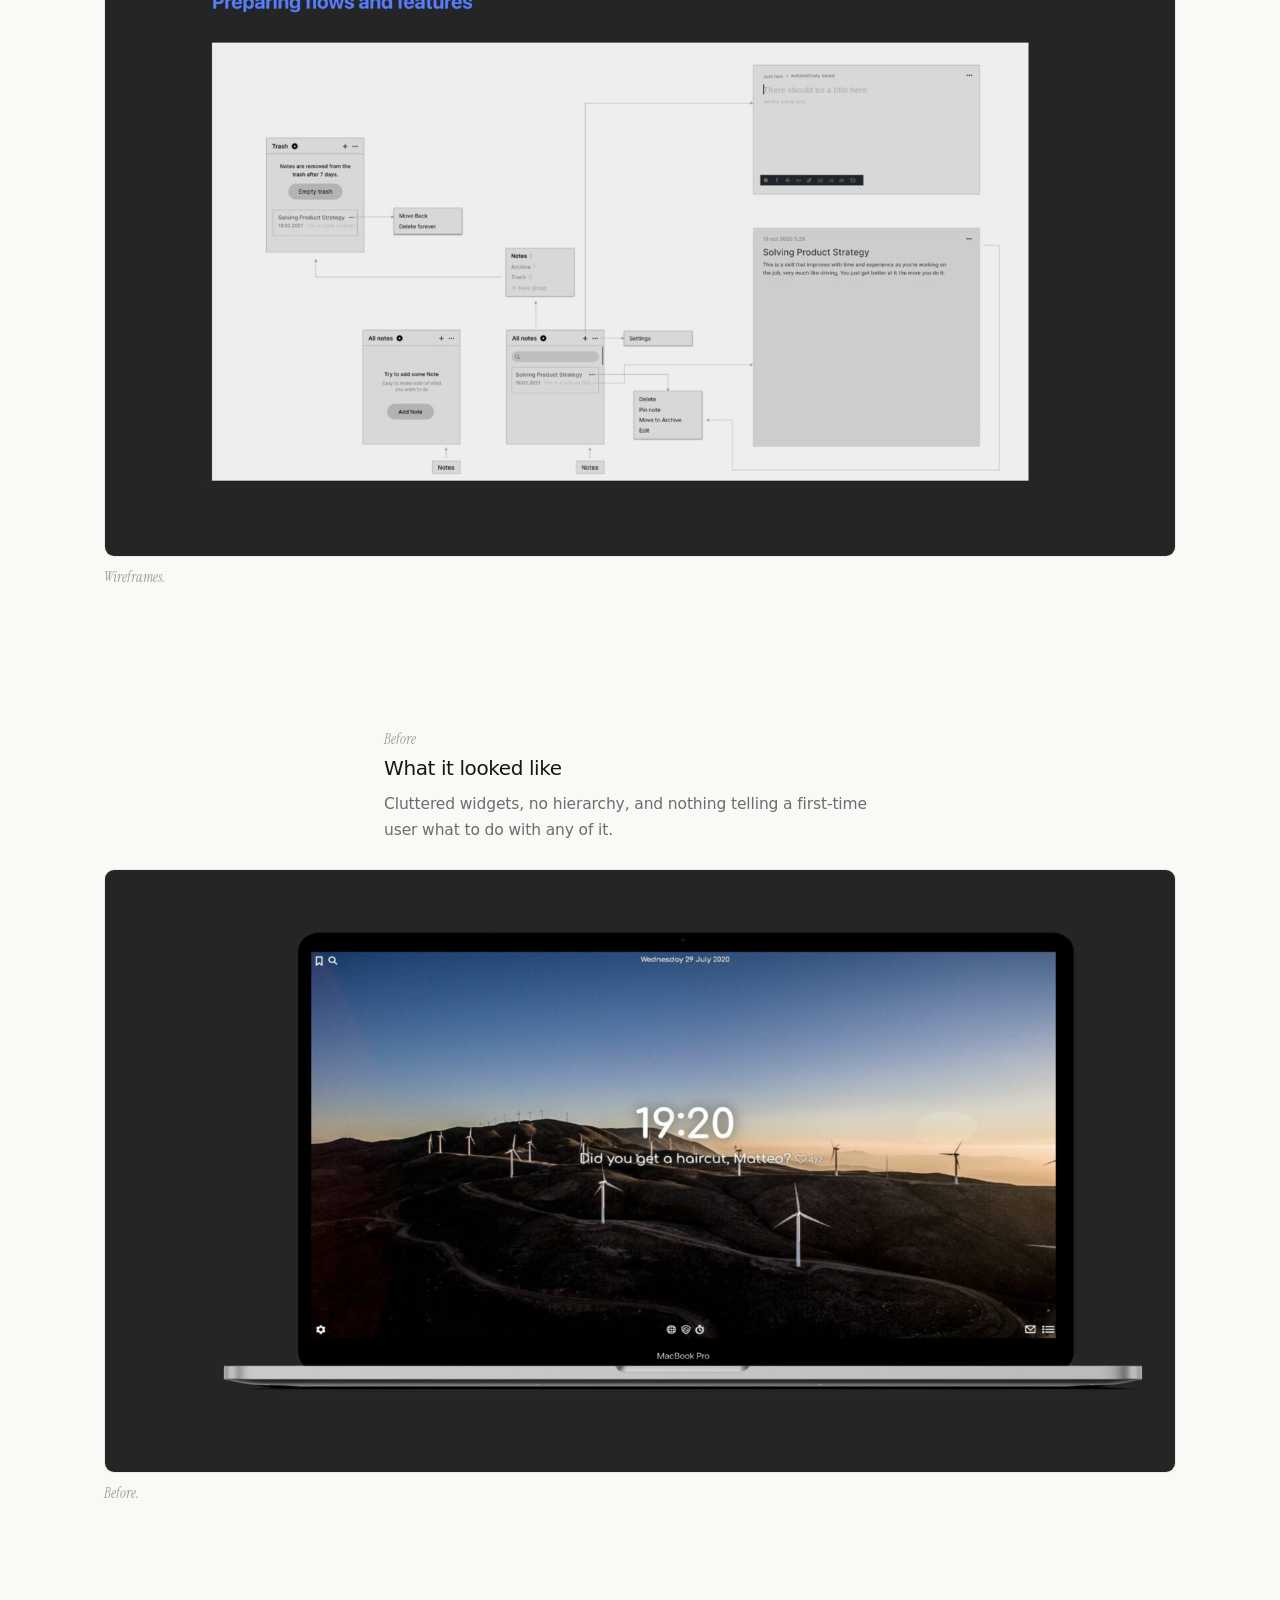
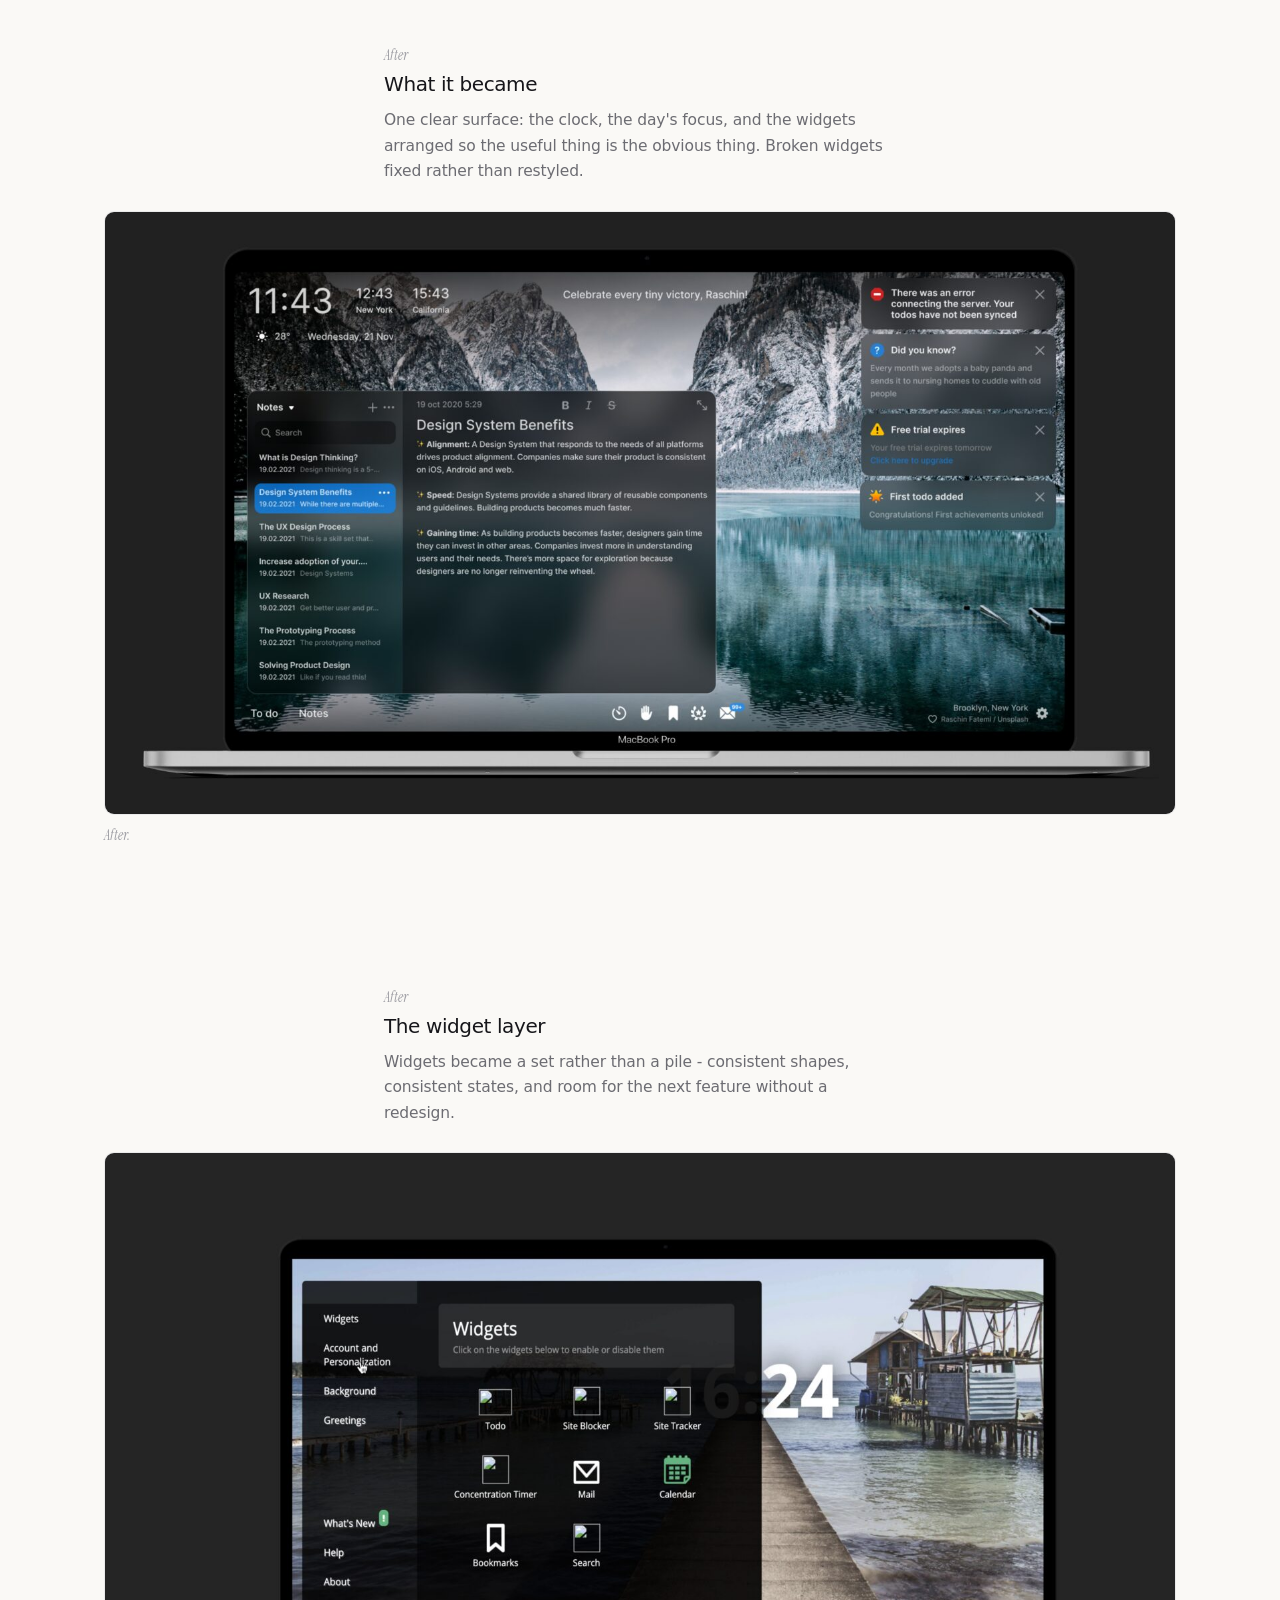
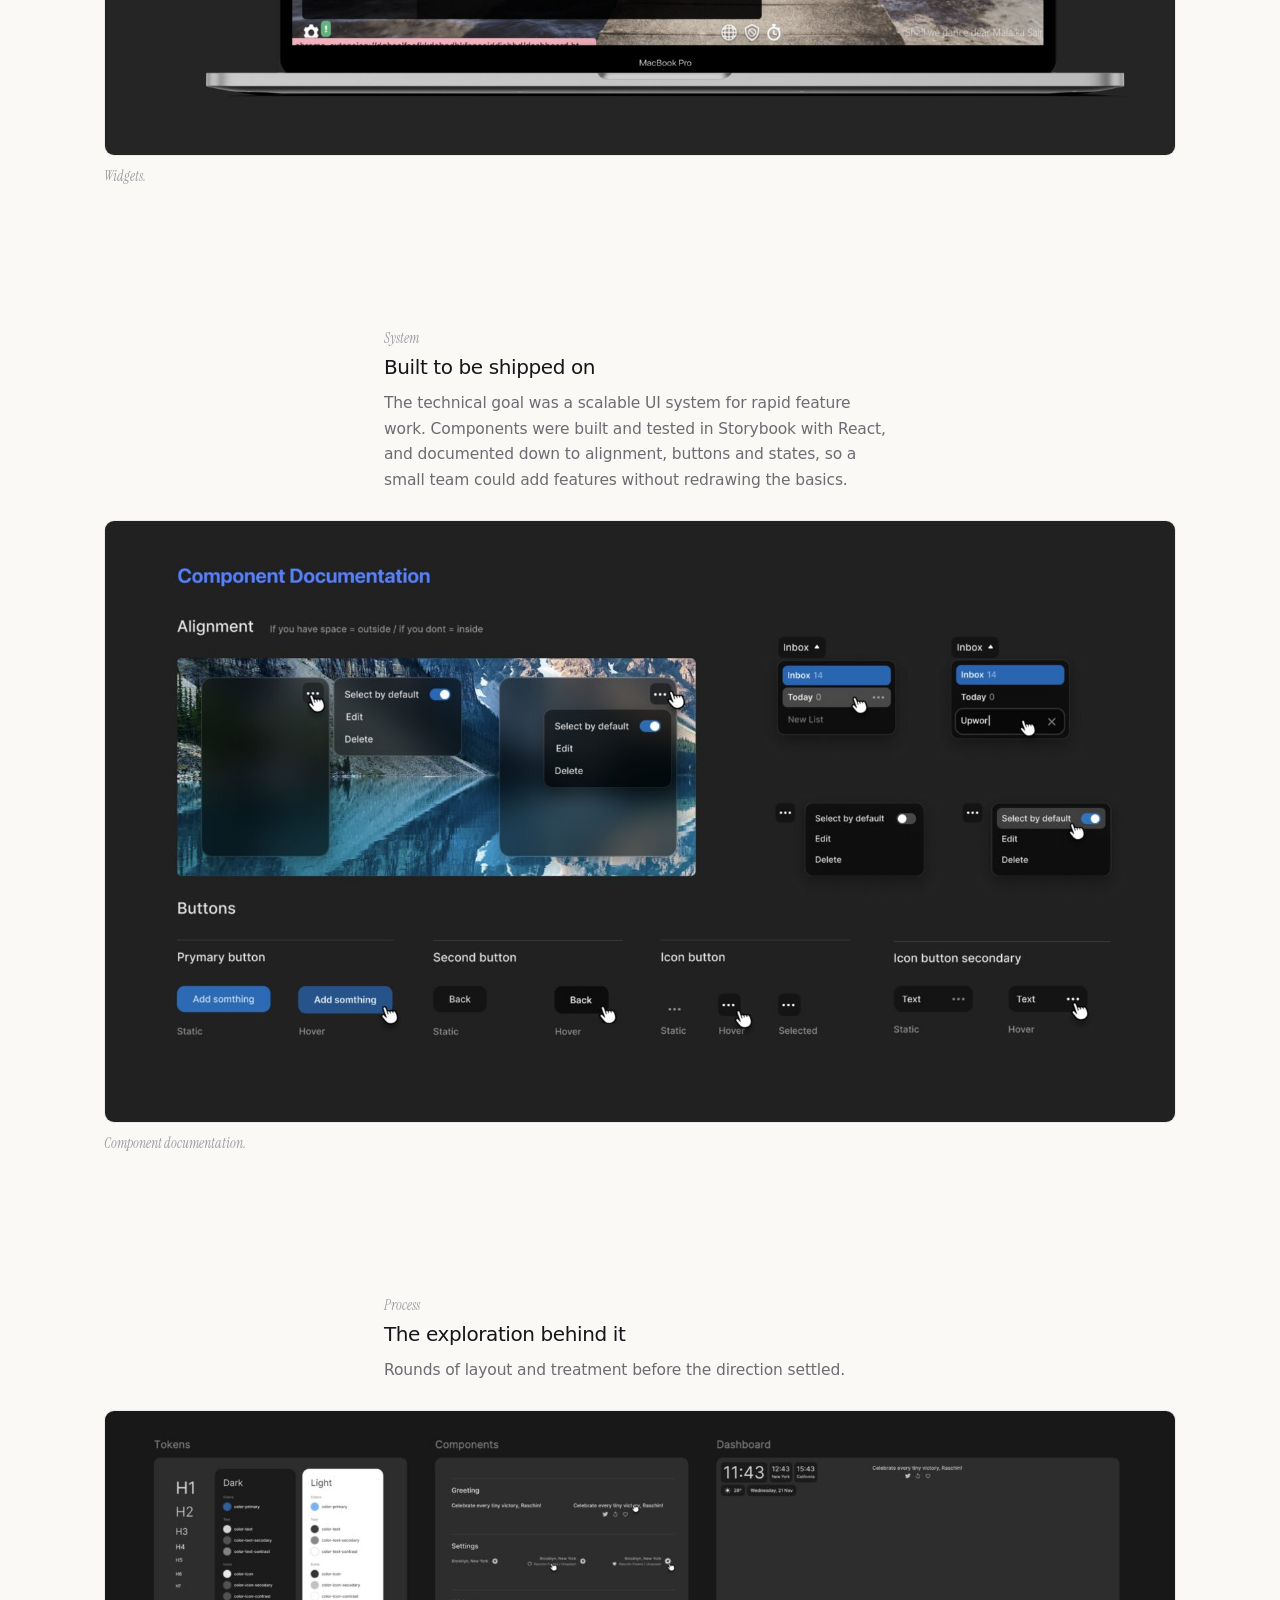
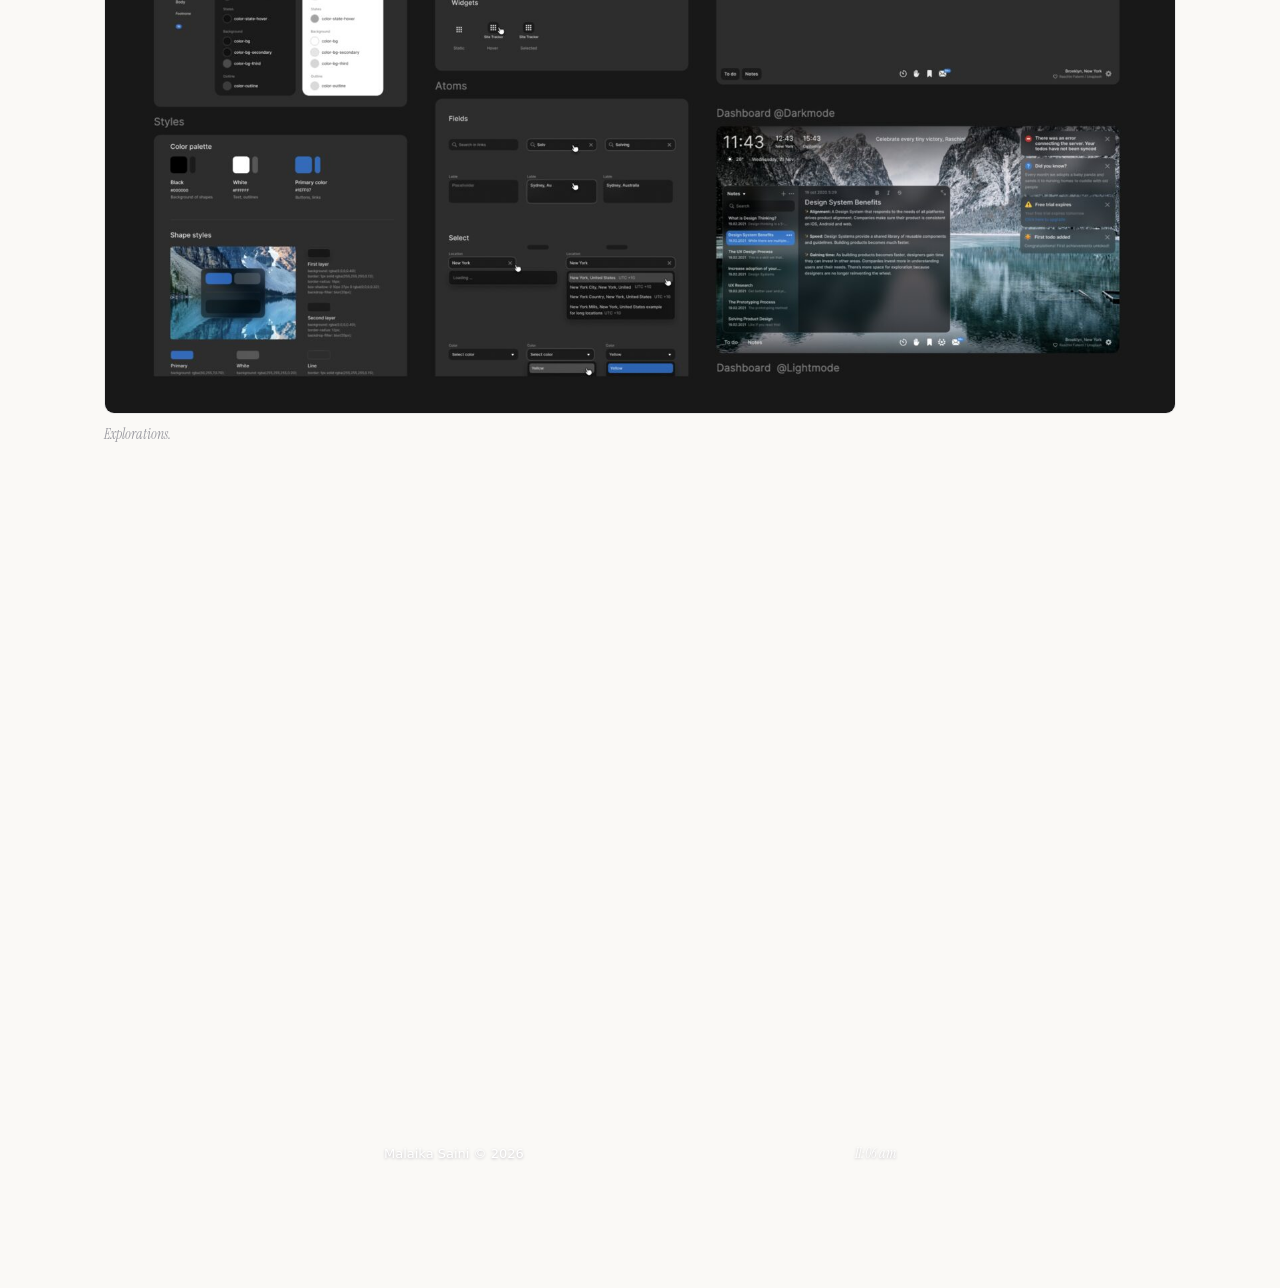
<file: goals.html>
<!DOCTYPE html>
<html lang="en">
<head>
  <meta charset="UTF-8">
  <meta name="viewport" content="width=device-width, initial-scale=1.0">
  <title>Goals · Malaika Saini</title>
  <meta name="description" content="Goals: redesigning a productivity Chrome extension that was losing 81.79% of users in the first session. Case study by Malaika Saini.">
  <link rel="preconnect" href="https://fonts.googleapis.com">
  <link rel="preconnect" href="https://fonts.gstatic.com" crossorigin>
  <link href="https://fonts.googleapis.com/css2?family=Instrument+Serif:ital@0;1&display=swap" rel="stylesheet">
  <link rel="preconnect" href="https://api.fontshare.com">
  <link href="https://api.fontshare.com/v2/css?f[]=general-sans@400,500,600&display=swap" rel="stylesheet">
  <link rel="stylesheet" href="style.css">
</head>
<body>

  <div class="bar">
    <a aria-label='Malaika Saini' class='mark' href='index.html'>
      <span aria-hidden="true">Malaika&nbsp;S</span><span class="mark-rest" aria-hidden="true"><span>a</span><span>i</span><span>n</span><span>i</span></span><span class="mark-dot" aria-hidden="true">.</span>
    </a>
    <div class="reach">
      <button type="button" class="btn" data-contact aria-expanded="false" aria-controls="reachList">Get in touch</button>
      <div class="reach-list" id="reachList">
        <button class="reach-row" type="button" data-copy="malaikasaiini@gmail.com">
          <span class="reach-v">malaikasaiini@gmail.com</span><span class="reach-act">copy</span>
        </button>
        <a class="reach-row" href="https://www.linkedin.com/in/malaika-saini-652b46181/" target="_blank" rel="noopener">
          <span class="reach-v">LinkedIn</span><span class="reach-act">↗</span>
        </a>
        <a class="reach-row" href="https://github.com/malaikasaini7" target="_blank" rel="noopener">
          <span class="reach-v">GitHub</span><span class="reach-act">↗</span>
        </a>
        <span class="reach-foot">San Francisco · <span id="cmClock">--:--</span></span>
      </div>
    </div>
  </div>

  <main id="top">

    <section class="sec col cs-top">
      <a class='cs-back rv in' href='index.html'>← back</a>
      <p class="label rv in">Case study</p>
      <h1 class="cs-title rv in">Goals</h1>
      <p class="cs-sub rv in">A productivity Chrome extension was losing 81.79% of its users in the first session. The founders thought it was the visual design. It was the front door.</p>
      <dl class="cs-meta rv in"><div><dt>Role</dt><dd>Product Designer</dd></div><div><dt>Team</dt><dd>Stealth startup, remote</dd></div><div><dt>Year</dt><dd>2020</dd></div></dl>
    </section>

    <section class="sec cs-hero-sec">
      <div class="cs-wide"><figure class="shot cs-hero rv in"><img src="img/goals-cover.jpg" alt="The redesigned Goals new-tab page, the final product"></figure></div>
    </section>

    <section class="sec col cs-intro">
      <div class="prose"><p class="rv">When I came onto the project, 81.79% of people who installed the extension deleted it in the same session. 1,519 downloads had produced 254 registrations. The founders' hypothesis was that the interface looked dated.</p><p class="rv">The research said otherwise. People were not bouncing off the aesthetics, they were bouncing off being asked to register before they had seen the thing work. So the redesign fixed the entry, then made the interface something worth staying for, and left behind a component system the team could ship new features on.</p></div>
    </section>

    <section class="step">
      <div class="step-head">
        <p class="step-kicker rv">The problem</p>
        <h2 class="step-title rv">The numbers that started it</h2>
        <p class="step-note rv">1,519 downloads, 254 registrations, and 81.79% of users deleting the extension inside the first session.</p>
      </div>
      <div class="cs-wide"><figure class="shot rv"><img src="img/goals-numbers.jpg" alt="Metrics: 1519 downloads, 254 registrations, 81.79% deleting in the first session." loading="lazy"><figcaption>Where it stood.</figcaption></figure></div>
    </section>

    <section class="step">
      <div class="step-head">
        <p class="step-kicker rv">Research</p>
        <h2 class="step-title rv">Mapping the drop, emotion by emotion</h2>
        <p class="step-note rv">Walking the first session step by step - Chrome store, registration, onboarding - and recording what people said at each one. The store visit is optimistic. Registration is where it turns: "I don't want to sign up without seeing some value." Onboarding then fails to explain what the widgets are for.</p>
      </div>
      <div class="cs-wide"><figure class="shot rv"><img src="img/goals-dropoff.jpg" alt="First session flow with user quotes and emotional reactions at each step." loading="lazy"><figcaption>First-session flow.</figcaption></figure></div>
    </section>

    <section class="step">
      <div class="step-head">
        <p class="step-kicker rv">The calls</p>
        <h2 class="step-title rv">Skip registration, teach the widgets, reward progress</h2>
        <p class="step-note rv">Three changes. Drop registration until the user has felt the value, then ask with a reason - sync across devices, keep your history. Walk through the main widgets step by step instead of dropping people into a blank dashboard. Add small achievements so early wins register as wins.</p>
      </div>
      <div class="cs-wide"><figure class="shot rv"><img src="img/goals-severity.jpg" alt="Severity plot prioritising usability issues by user value and ease of fixing." loading="lazy"><figcaption>Prioritising by impact against effort.</figcaption></figure></div>
    </section>

    <section class="step">
      <div class="step-head">
        <p class="step-kicker rv">Structure</p>
        <h2 class="step-title rv">Wireframes before pixels</h2>
        <p class="step-note rv">Flows and features laid out in grey, so the argument about what appears when got settled before anything looked finished.</p>
      </div>
      <div class="cs-wide"><figure class="shot rv"><img src="img/goals-wireframes.jpg" alt="Grey wireframes of the extension's flows and features." loading="lazy"><figcaption>Wireframes.</figcaption></figure></div>
    </section>

    <section class="step">
      <div class="step-head">
        <p class="step-kicker rv">Before</p>
        <h2 class="step-title rv">What it looked like</h2>
        <p class="step-note rv">Cluttered widgets, no hierarchy, and nothing telling a first-time user what to do with any of it.</p>
      </div>
      <div class="cs-wide"><figure class="shot rv"><img src="img/goals-before.jpg" alt="The original Goals dashboard before redesign." loading="lazy"><figcaption>Before.</figcaption></figure></div>
    </section>

    <section class="step">
      <div class="step-head">
        <p class="step-kicker rv">After</p>
        <h2 class="step-title rv">What it became</h2>
        <p class="step-note rv">One clear surface: the clock, the day's focus, and the widgets arranged so the useful thing is the obvious thing. Broken widgets fixed rather than restyled.</p>
      </div>
      <div class="cs-wide"><figure class="shot rv"><img src="img/goals-after.jpg" alt="The redesigned Goals dashboard." loading="lazy"><figcaption>After.</figcaption></figure></div>
    </section>

    <section class="step">
      <div class="step-head">
        <p class="step-kicker rv">After</p>
        <h2 class="step-title rv">The widget layer</h2>
        <p class="step-note rv">Widgets became a set rather than a pile - consistent shapes, consistent states, and room for the next feature without a redesign.</p>
      </div>
      <div class="cs-wide"><figure class="shot rv"><img src="img/goals-widgets.jpg" alt="Redesigned widget set on the new dashboard." loading="lazy"><figcaption>Widgets.</figcaption></figure></div>
    </section>

    <section class="step">
      <div class="step-head">
        <p class="step-kicker rv">System</p>
        <h2 class="step-title rv">Built to be shipped on</h2>
        <p class="step-note rv">The technical goal was a scalable UI system for rapid feature work. Components were built and tested in Storybook with React, and documented down to alignment, buttons and states, so a small team could add features without redrawing the basics.</p>
      </div>
      <div class="cs-wide"><figure class="shot rv"><img src="img/goals-system.jpg" alt="Component documentation covering alignment, buttons and states." loading="lazy"><figcaption>Component documentation.</figcaption></figure></div>
    </section>

    <section class="step">
      <div class="step-head">
        <p class="step-kicker rv">Process</p>
        <h2 class="step-title rv">The exploration behind it</h2>
        <p class="step-note rv">Rounds of layout and treatment before the direction settled.</p>
      </div>
      <div class="cs-wide"><figure class="shot rv"><img src="img/goals-explore.jpg" alt="Grid of design explorations for the Goals extension." loading="lazy"><figcaption>Explorations.</figcaption></figure></div>
    </section>

    <section class="sec col">
      <p class="label rv">Where it landed</p>
      <div class="prose"><p class="rv">The redesign moved the product from cluttered and ineffective to clean and usable, opened the door to a subscription model, and left the team a design system they could build on.</p><p class="rv">The lesson I kept: when a stakeholder tells you the problem is how it looks, check where people actually leave.</p></div>
      <div class="links rv">
        <a href='index.html'>← back to work</a>
        <a href="mailto:malaikasaiini@gmail.com">malaikasaiini@gmail.com</a>
      </div>
    </section>

    <div class="closing">
      <canvas class="dusk" id="dusk" aria-hidden="true"></canvas>
      <footer class="foot">
        <span>Malaika Saini © 2026</span>
        <span class="clock" id="clock">--:--</span>
      </footer>
    </div>

  </main>

  <script src="field.js"></script>
  <script src="script.js"></script>
</body>
</html>
</file>
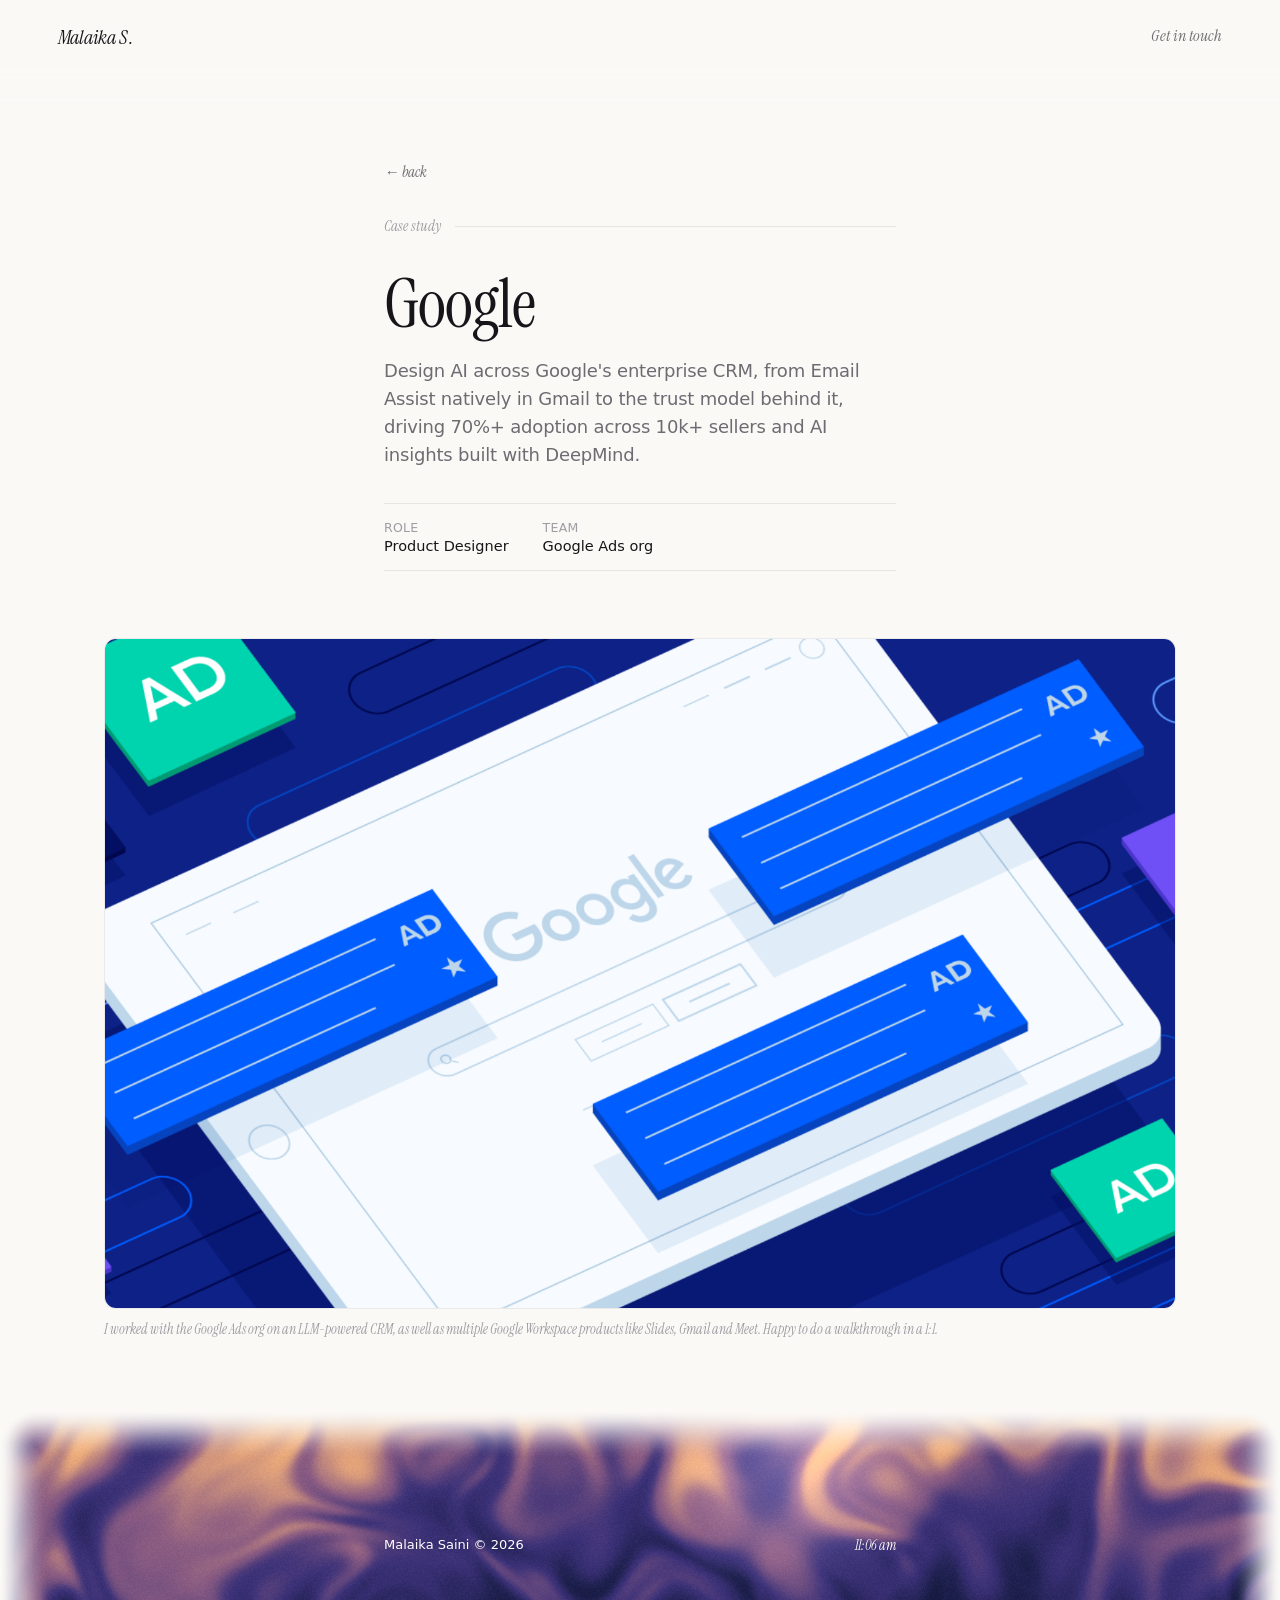
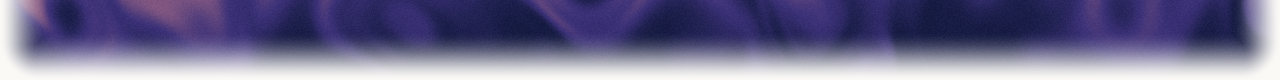
<file: google.html>
<!DOCTYPE html>
<html lang="en">
<head>
  <meta charset="UTF-8">
  <meta name="viewport" content="width=device-width, initial-scale=1.0">
  <title>Google · Malaika Saini</title>
  <meta name="description" content="Google: designing AI across Google's enterprise CRM - Email Assist natively in Gmail, the trust model behind it, and AI insights built with DeepMind. Work under NDA; walkthrough on a 1:1 call. By Malaika Saini.">
  <link rel="preconnect" href="https://fonts.googleapis.com">
  <link rel="preconnect" href="https://fonts.gstatic.com" crossorigin>
  <link href="https://fonts.googleapis.com/css2?family=Instrument+Serif:ital@0;1&display=swap" rel="stylesheet">
  <link rel="preconnect" href="https://api.fontshare.com">
  <link href="https://api.fontshare.com/v2/css?f[]=general-sans@400,500,600&display=swap" rel="stylesheet">
  <link rel="stylesheet" href="style.css">
  <link rel="stylesheet" href="micro.css">
</head>
<body>

  <div class="bar">
    <a aria-label='Malaika Saini' class='mark' href='index.html'>
      <span aria-hidden="true">Malaika&nbsp;S</span><span class="mark-rest" aria-hidden="true"><span>a</span><span>i</span><span>n</span><span>i</span></span><span class="mark-dot" aria-hidden="true">.</span>
    </a>

    <div class="reach">
      <button type="button" class="btn" data-contact aria-expanded="false" aria-controls="reachList">Get in touch</button>
      <div class="reach-list" id="reachList">
        <button class="reach-row" type="button" data-copy="malaikasaiini@gmail.com">
          <span class="reach-v">malaikasaiini@gmail.com</span><span class="reach-act">copy</span>
        </button>
        <a class="reach-row" href="https://www.linkedin.com/in/malaika-saini-652b46181/" target="_blank" rel="noopener">
          <span class="reach-v">LinkedIn</span><span class="reach-act">↗</span>
        </a>
        <a class="reach-row" href="https://github.com/malaikasaini7" target="_blank" rel="noopener">
          <span class="reach-v">GitHub</span><span class="reach-act">↗</span>
        </a>
        <span class="reach-foot">San Francisco · <span id="cmClock">--:--</span></span>
      </div>
    </div>
  </div>

  <main id="top">

    <section class="sec col cs-top">
      <a class='cs-back rv in' href='index.html'>← back</a>
      <p class="label rv in">Case study</p>
      <h1 class="cs-title rv in">Google</h1>
      <p class="cs-sub rv in">Design AI across Google's enterprise CRM, from Email Assist natively in Gmail to the trust model behind it, driving 70%+ adoption across 10k+ sellers and AI insights built with DeepMind.</p>
      <dl class="cs-meta rv in">
        <div><dt>Role</dt><dd>Product Designer</dd></div>
        <div><dt>Team</dt><dd>Google Ads org</dd></div>
      </dl>
    </section>

    <section class="sec cs-hero-sec">
      <div class="cs-wide"><figure class="shot cs-hero rv in"><img src="img/hero-google-ads-cover.png" alt="Google Ads - blue illustration of sponsored ad cards on a Google search page."><figcaption>I worked with the Google Ads org on an LLM-powered CRM, as well as multiple Google Workspace products like Slides, Gmail and Meet. Happy to do a walkthrough in a 1:1.</figcaption></figure></div>
    </section>

    <div class="closing">
      <canvas class="dusk" id="dusk" aria-hidden="true"></canvas>
      <footer class="foot">
        <span>Malaika Saini © 2026</span>
        <span class="clock" id="clock">--:--</span>
      </footer>
    </div>

  </main>

  <script src="field.js"></script>
  <script src="script.js"></script>
  <script src="micro.js"></script>
</body>
</html>
</file>
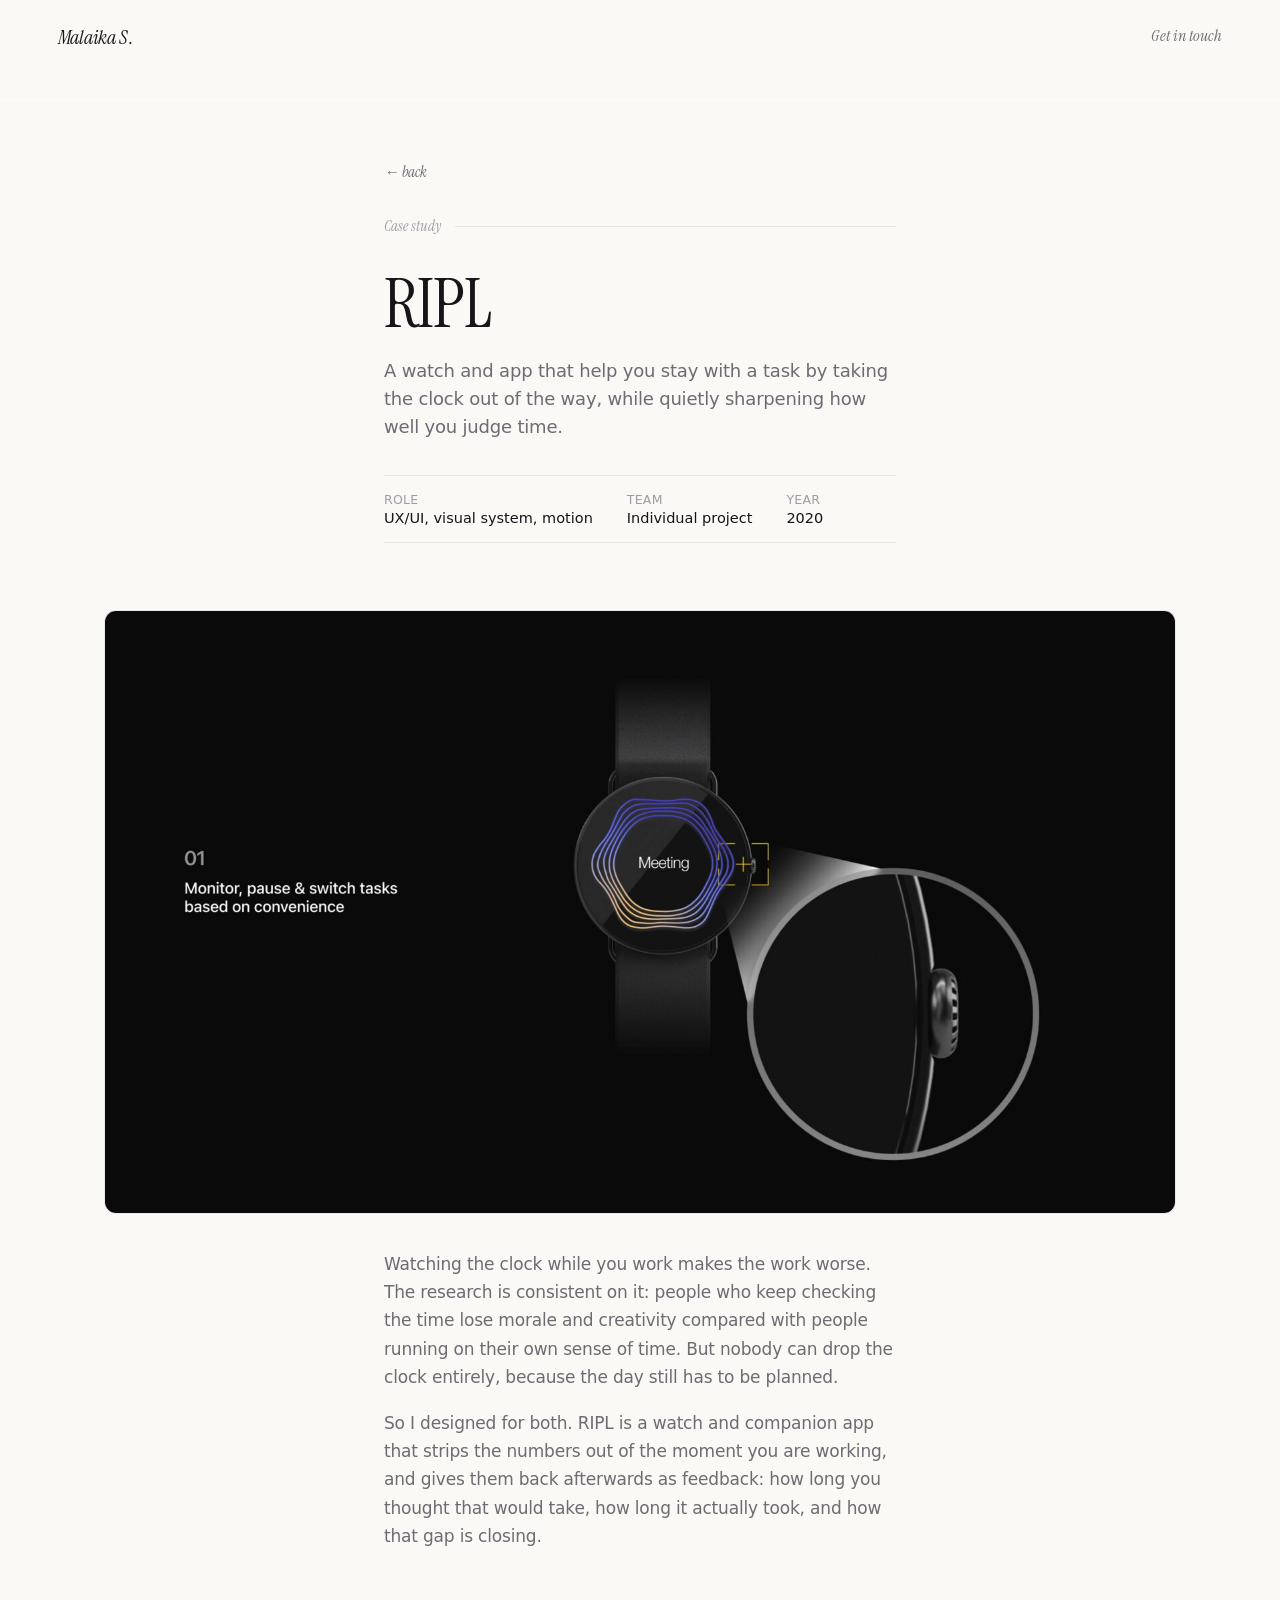
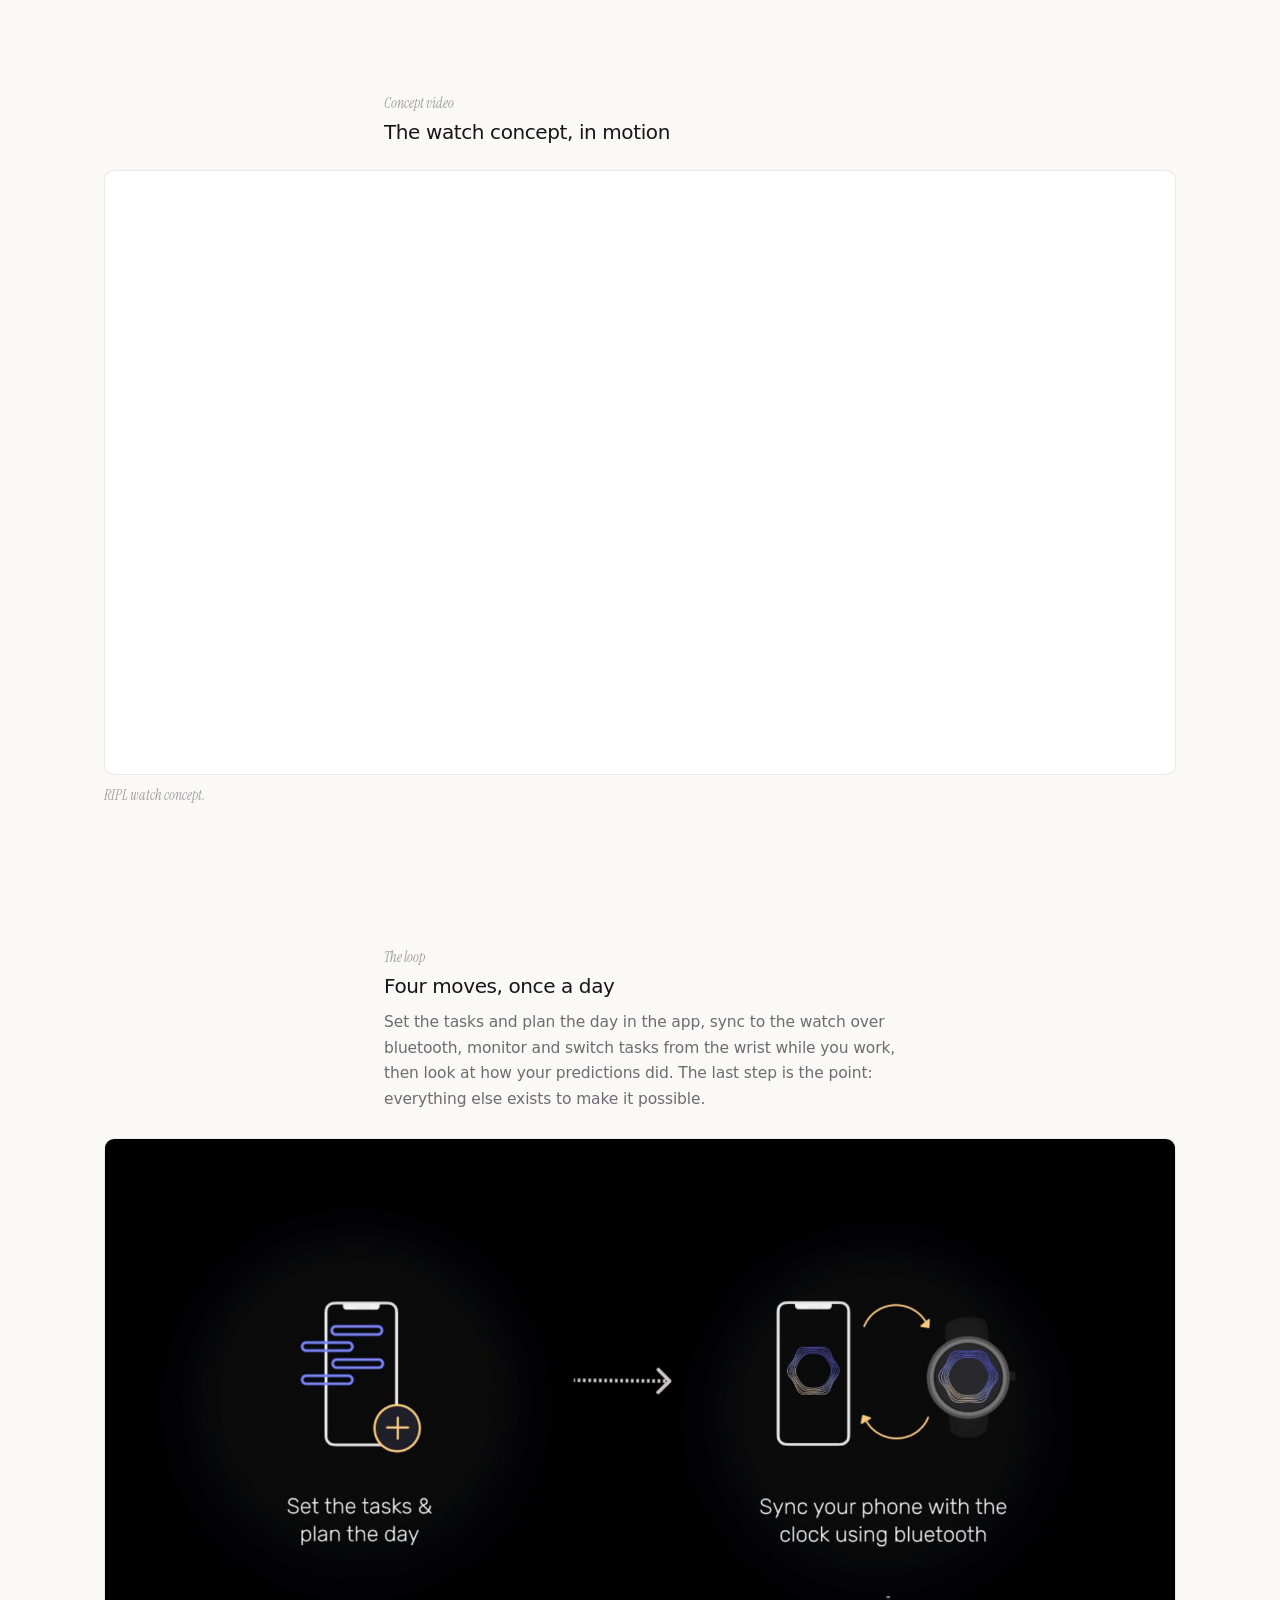
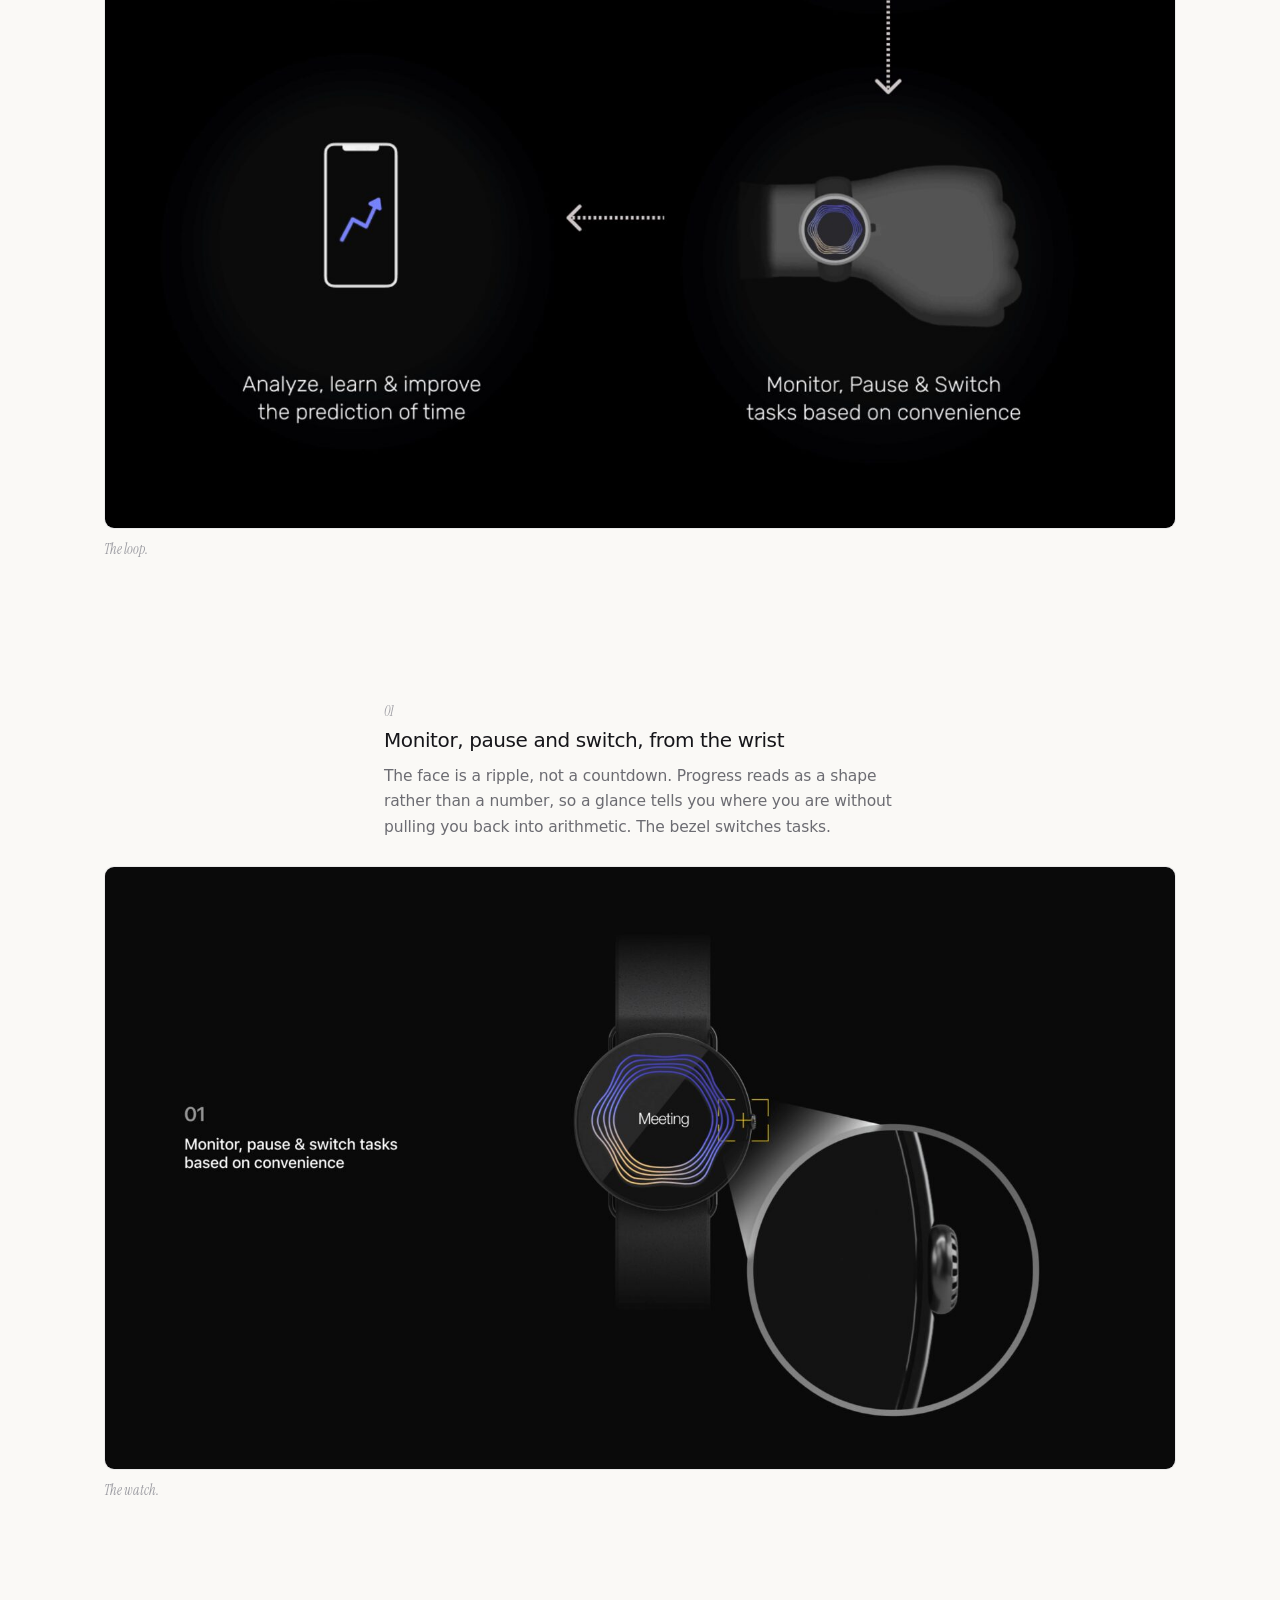
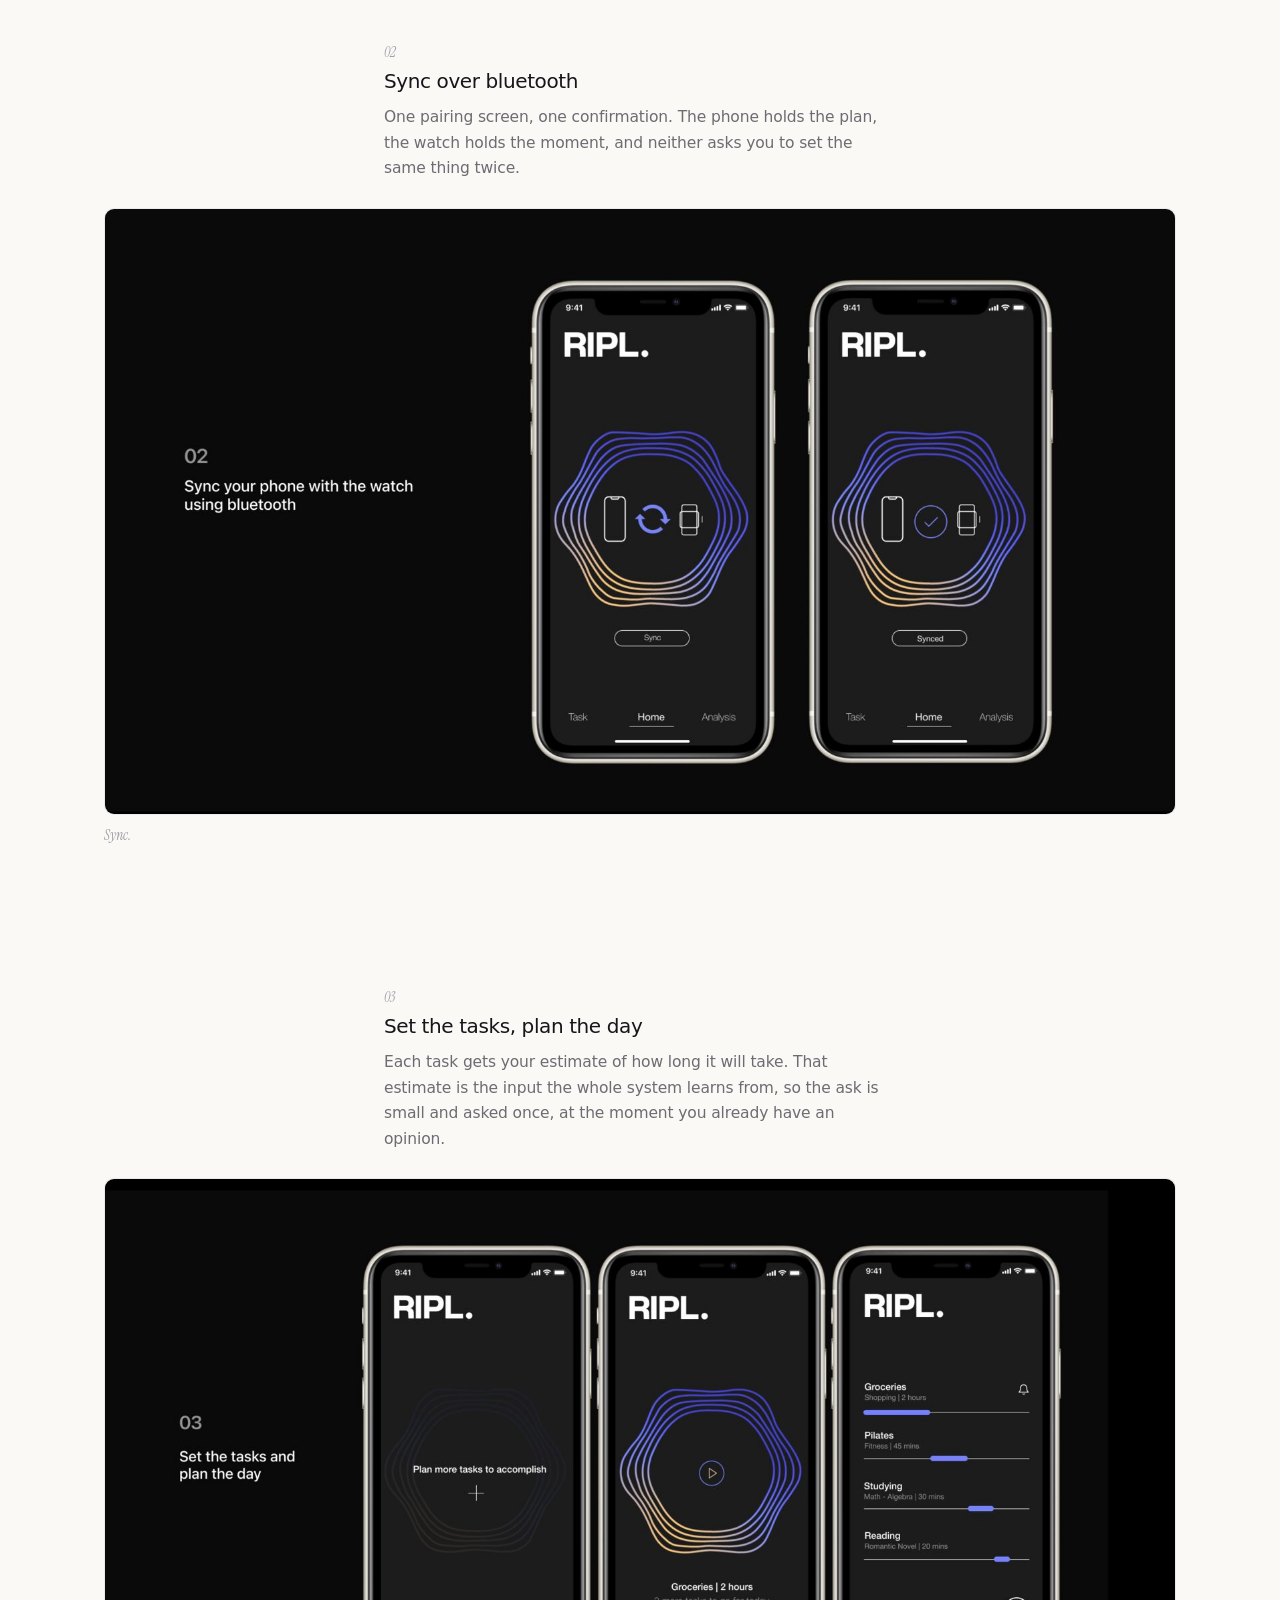
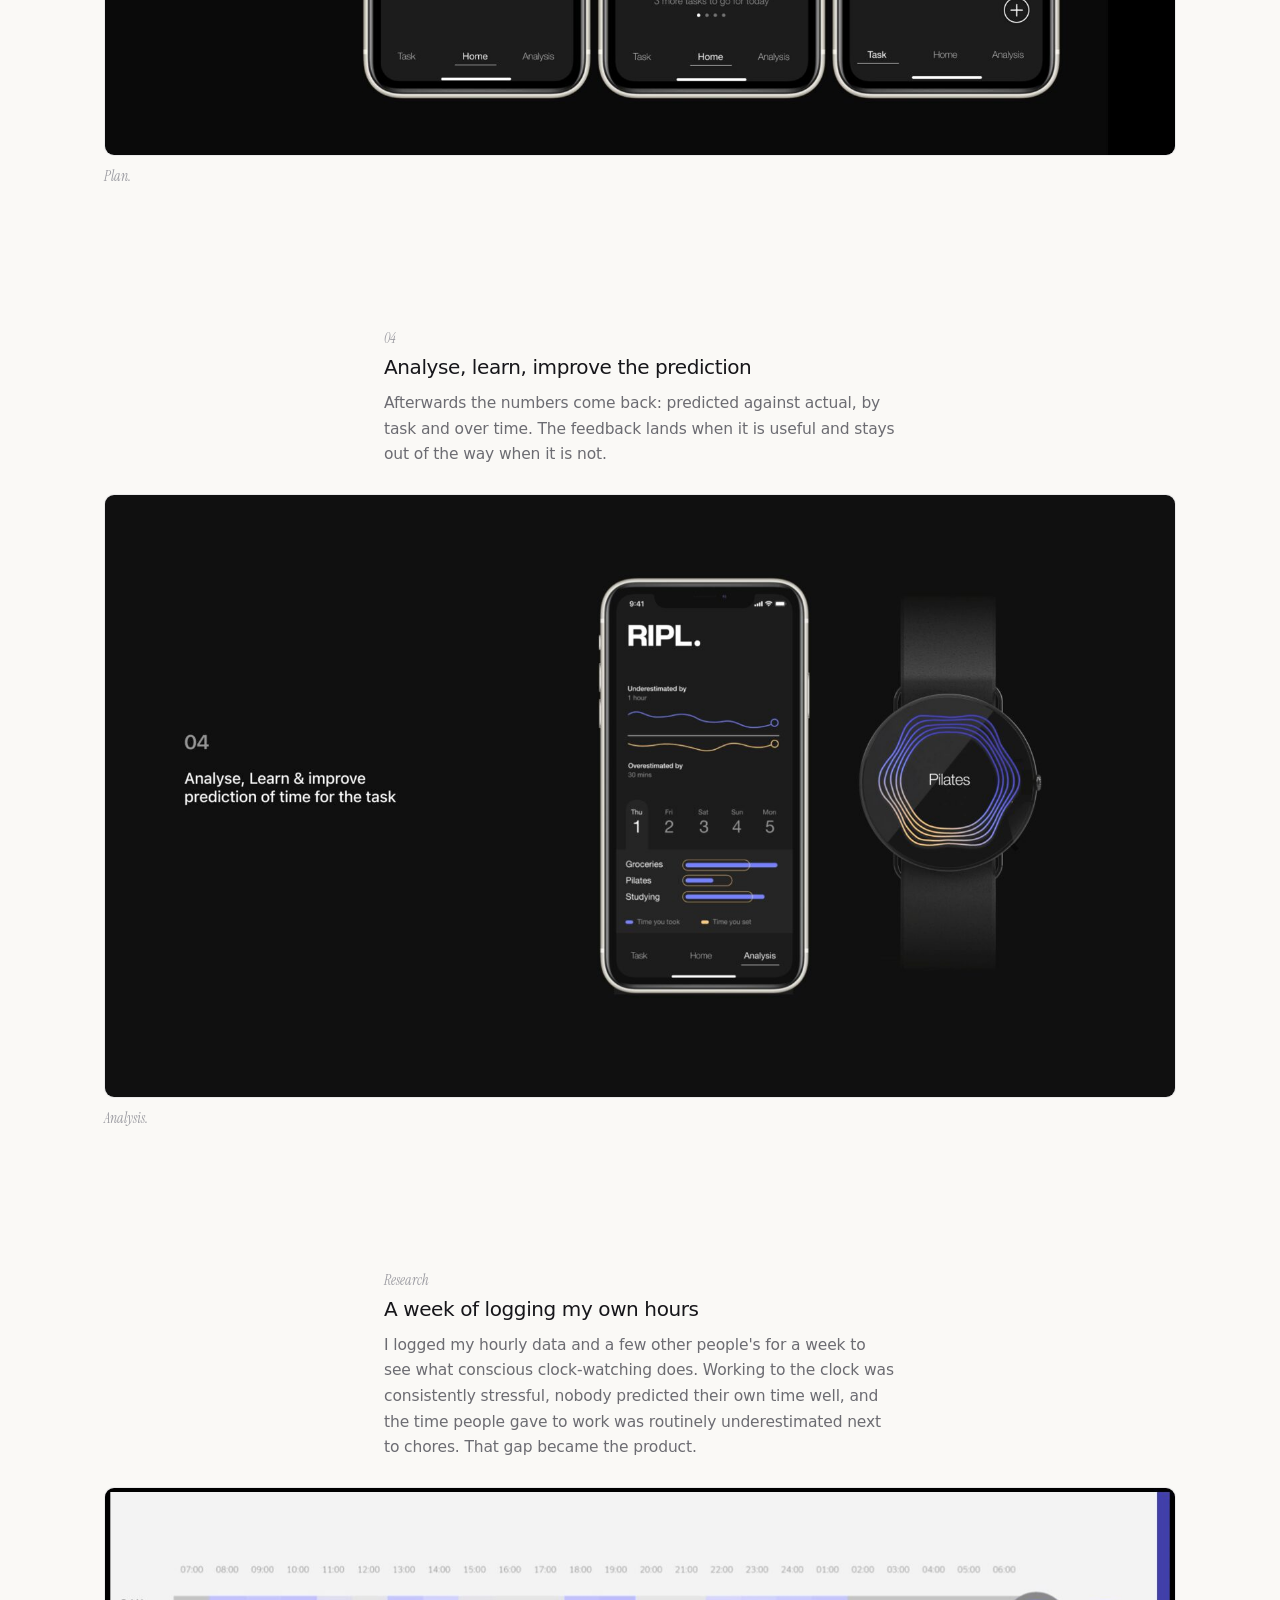
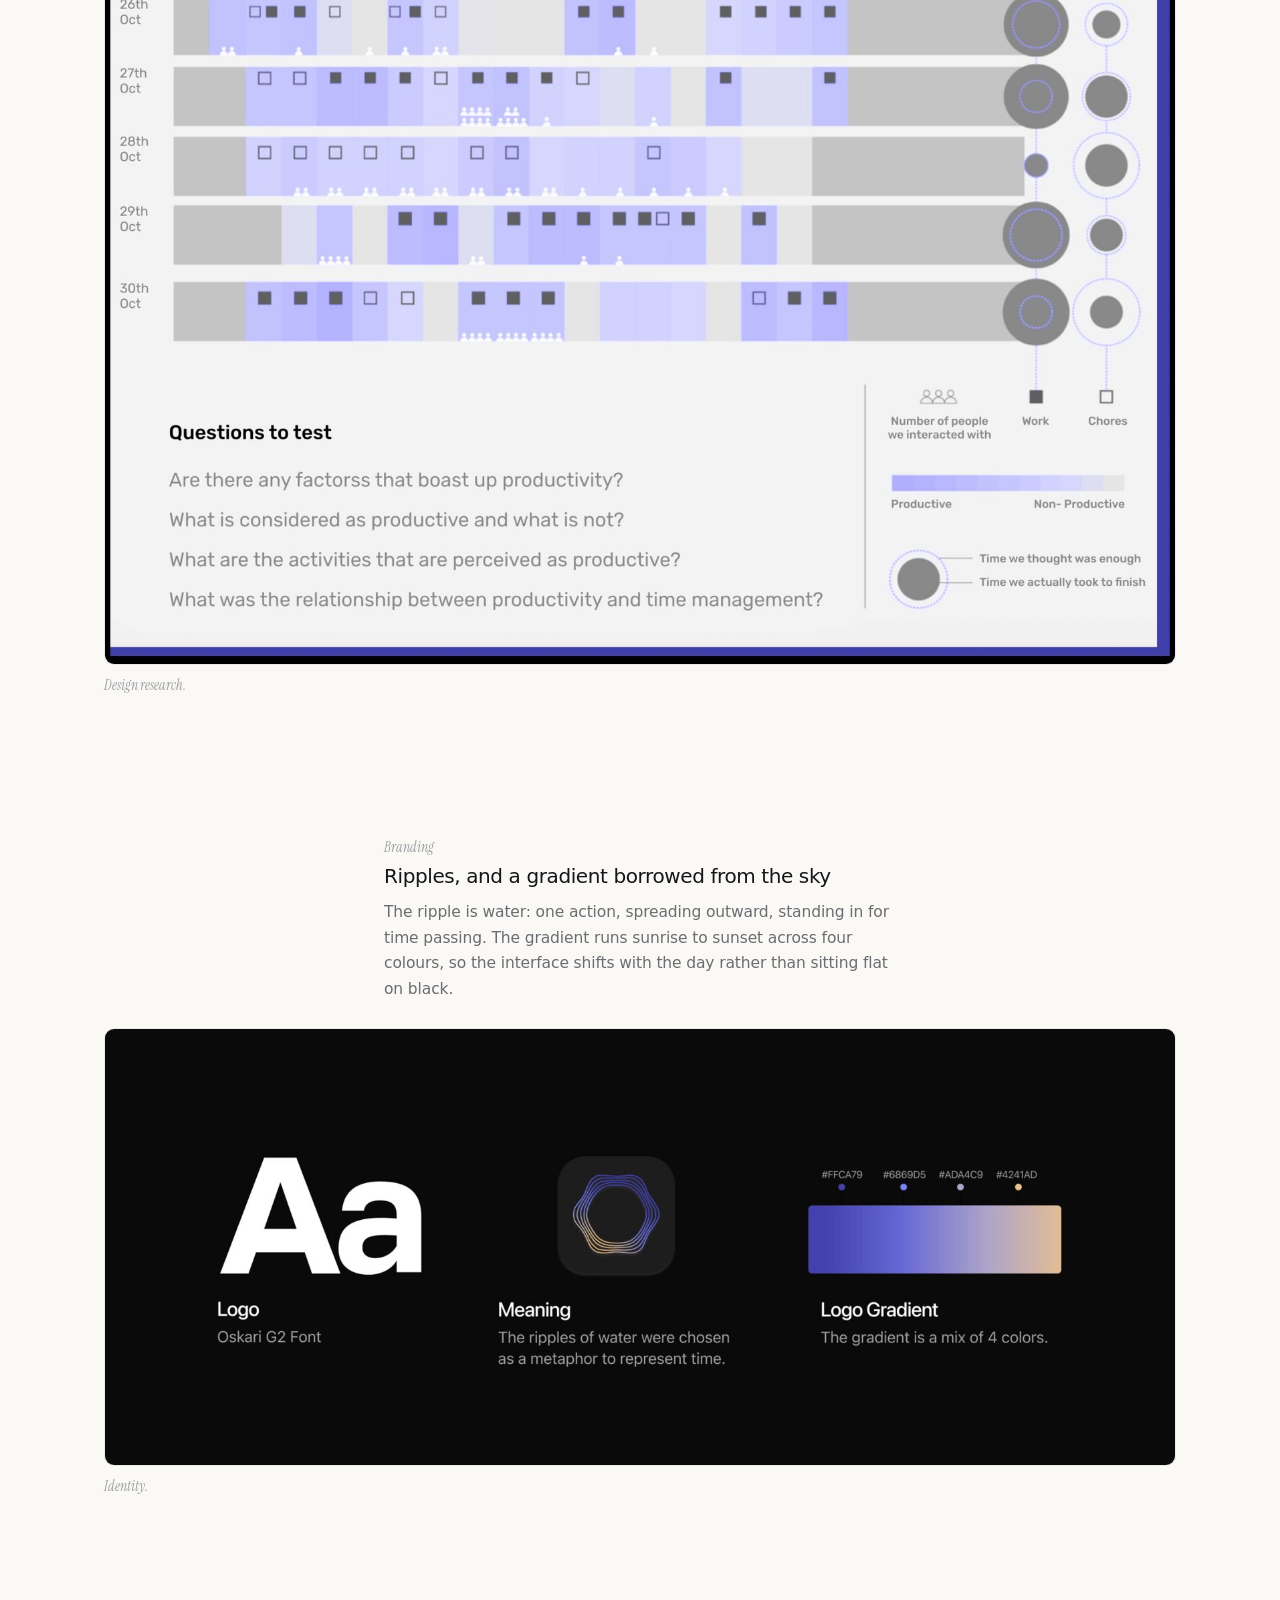
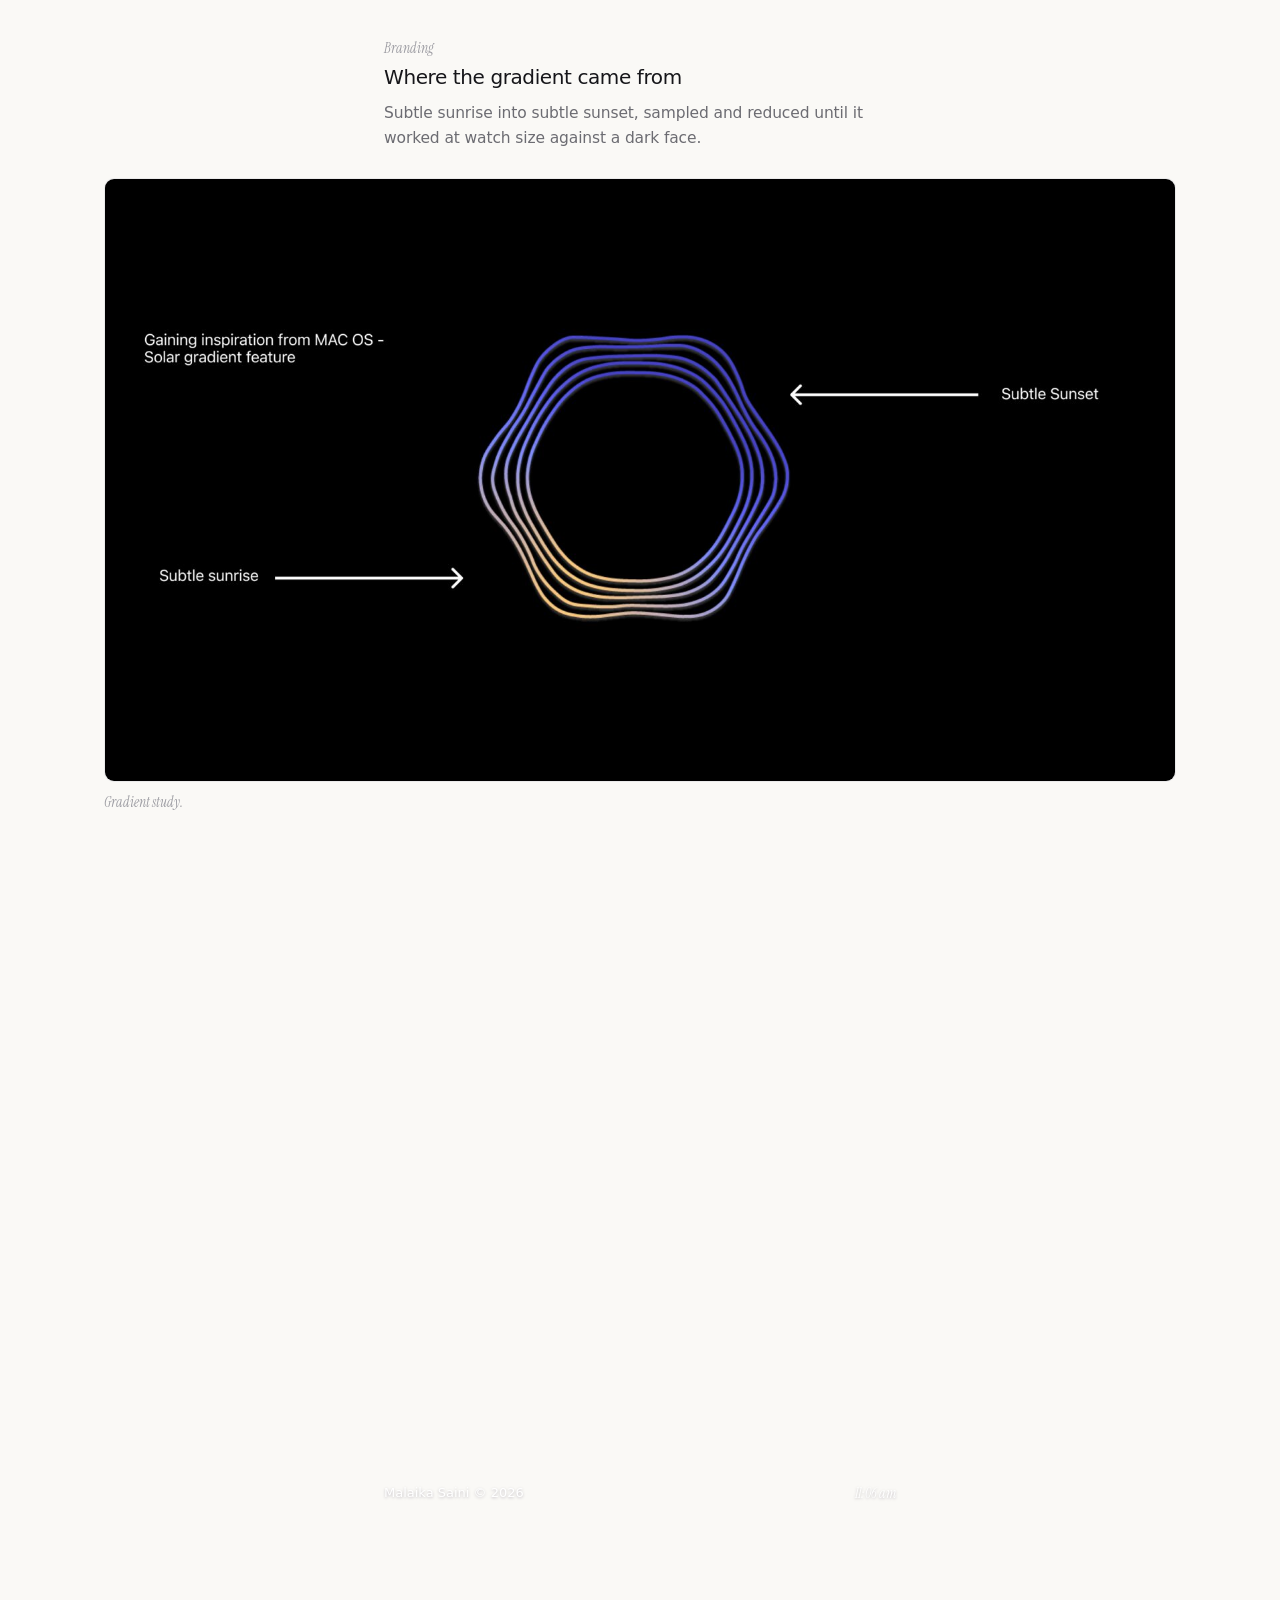
<file: ripl.html>
<!DOCTYPE html>
<html lang="en">
<head>
  <meta charset="UTF-8">
  <meta name="viewport" content="width=device-width, initial-scale=1.0">
  <title>RIPL · Malaika Saini</title>
  <meta name="description" content="RIPL: a watch and app that help you stay with a task by removing the constant time check, while sharpening how well you predict time. Case study by Malaika Saini.">
  <link rel="preconnect" href="https://fonts.googleapis.com">
  <link rel="preconnect" href="https://fonts.gstatic.com" crossorigin>
  <link href="https://fonts.googleapis.com/css2?family=Instrument+Serif:ital@0;1&display=swap" rel="stylesheet">
  <link rel="preconnect" href="https://api.fontshare.com">
  <link href="https://api.fontshare.com/v2/css?f[]=general-sans@400,500,600&display=swap" rel="stylesheet">
  <link rel="stylesheet" href="style.css">
</head>
<body>

  <div class="bar">
    <a aria-label='Malaika Saini' class='mark' href='index.html'>
      <span aria-hidden="true">Malaika&nbsp;S</span><span class="mark-rest" aria-hidden="true"><span>a</span><span>i</span><span>n</span><span>i</span></span><span class="mark-dot" aria-hidden="true">.</span>
    </a>
    <div class="reach">
      <button type="button" class="btn" data-contact aria-expanded="false" aria-controls="reachList">Get in touch</button>
      <div class="reach-list" id="reachList">
        <button class="reach-row" type="button" data-copy="malaikasaiini@gmail.com">
          <span class="reach-v">malaikasaiini@gmail.com</span><span class="reach-act">copy</span>
        </button>
        <a class="reach-row" href="https://www.linkedin.com/in/malaika-saini-652b46181/" target="_blank" rel="noopener">
          <span class="reach-v">LinkedIn</span><span class="reach-act">↗</span>
        </a>
        <a class="reach-row" href="https://github.com/malaikasaini7" target="_blank" rel="noopener">
          <span class="reach-v">GitHub</span><span class="reach-act">↗</span>
        </a>
        <span class="reach-foot">San Francisco · <span id="cmClock">--:--</span></span>
      </div>
    </div>
  </div>

  <main id="top">

    <section class="sec col cs-top">
      <a class='cs-back rv in' href='index.html'>← back</a>
      <p class="label rv in">Case study</p>
      <h1 class="cs-title rv in">RIPL</h1>
      <p class="cs-sub rv in">A watch and app that help you stay with a task by taking the clock out of the way, while quietly sharpening how well you judge time.</p>
      <dl class="cs-meta rv in"><div><dt>Role</dt><dd>UX/UI, visual system, motion</dd></div><div><dt>Team</dt><dd>Individual project</dd></div><div><dt>Year</dt><dd>2020</dd></div></dl>
    </section>

    <section class="sec cs-hero-sec">
      <div class="cs-wide"><figure class="shot cs-hero rv in"><img src="img/ripl-monitor.jpg" alt="The Ripl watch face, the final product"></figure></div>
    </section>

    <section class="sec col cs-intro">
      <div class="prose"><p class="rv">Watching the clock while you work makes the work worse. The research is consistent on it: people who keep checking the time lose morale and creativity compared with people running on their own sense of time. But nobody can drop the clock entirely, because the day still has to be planned.</p><p class="rv">So I designed for both. RIPL is a watch and companion app that strips the numbers out of the moment you are working, and gives them back afterwards as feedback: how long you thought that would take, how long it actually took, and how that gap is closing.</p></div>
    </section>

    <section class="step">
      <div class="step-head">
        <p class="step-kicker rv">Concept video</p>
        <h2 class="step-title rv">The watch concept, in motion</h2>
      </div>
      <div class="cs-wide"><figure class="shot rv"><div class="video-wrap"><iframe src="https://player.vimeo.com/video/470273263?title=0&amp;byline=0&amp;portrait=0" allow="autoplay; fullscreen; picture-in-picture" allowfullscreen title="RIPL watch concept video"></iframe></div><figcaption>RIPL watch concept.</figcaption></figure></div>
    </section>

    <section class="step">
      <div class="step-head">
        <p class="step-kicker rv">The loop</p>
        <h2 class="step-title rv">Four moves, once a day</h2>
        <p class="step-note rv">Set the tasks and plan the day in the app, sync to the watch over bluetooth, monitor and switch tasks from the wrist while you work, then look at how your predictions did. The last step is the point: everything else exists to make it possible.</p>
      </div>
      <div class="cs-wide"><figure class="shot rv"><img src="img/ripl-loop.jpg" alt="Diagram of the RIPL loop: set tasks, sync, monitor and switch, analyse and improve." loading="lazy"><figcaption>The loop.</figcaption></figure></div>
    </section>

    <section class="step">
      <div class="step-head">
        <p class="step-kicker rv">01</p>
        <h2 class="step-title rv">Monitor, pause and switch, from the wrist</h2>
        <p class="step-note rv">The face is a ripple, not a countdown. Progress reads as a shape rather than a number, so a glance tells you where you are without pulling you back into arithmetic. The bezel switches tasks.</p>
      </div>
      <div class="cs-wide"><figure class="shot rv"><img src="img/ripl-monitor.jpg" alt="RIPL watch face showing the ripple progress dial." loading="lazy"><figcaption>The watch.</figcaption></figure></div>
    </section>

    <section class="step">
      <div class="step-head">
        <p class="step-kicker rv">02</p>
        <h2 class="step-title rv">Sync over bluetooth</h2>
        <p class="step-note rv">One pairing screen, one confirmation. The phone holds the plan, the watch holds the moment, and neither asks you to set the same thing twice.</p>
      </div>
      <div class="cs-wide"><figure class="shot rv"><img src="img/ripl-sync.jpg" alt="Two phone screens showing the RIPL watch sync flow." loading="lazy"><figcaption>Sync.</figcaption></figure></div>
    </section>

    <section class="step">
      <div class="step-head">
        <p class="step-kicker rv">03</p>
        <h2 class="step-title rv">Set the tasks, plan the day</h2>
        <p class="step-note rv">Each task gets your estimate of how long it will take. That estimate is the input the whole system learns from, so the ask is small and asked once, at the moment you already have an opinion.</p>
      </div>
      <div class="cs-wide"><figure class="shot rv"><img src="img/ripl-plan.jpg" alt="RIPL app screens for adding tasks and planning the day." loading="lazy"><figcaption>Plan.</figcaption></figure></div>
    </section>

    <section class="step">
      <div class="step-head">
        <p class="step-kicker rv">04</p>
        <h2 class="step-title rv">Analyse, learn, improve the prediction</h2>
        <p class="step-note rv">Afterwards the numbers come back: predicted against actual, by task and over time. The feedback lands when it is useful and stays out of the way when it is not.</p>
      </div>
      <div class="cs-wide"><figure class="shot rv"><img src="img/ripl-analyze.jpg" alt="RIPL analysis view on phone and watch showing predicted versus actual time." loading="lazy"><figcaption>Analysis.</figcaption></figure></div>
    </section>

    <section class="step">
      <div class="step-head">
        <p class="step-kicker rv">Research</p>
        <h2 class="step-title rv">A week of logging my own hours</h2>
        <p class="step-note rv">I logged my hourly data and a few other people's for a week to see what conscious clock-watching does. Working to the clock was consistently stressful, nobody predicted their own time well, and the time people gave to work was routinely underestimated next to chores. That gap became the product.</p>
      </div>
      <div class="cs-wide"><figure class="shot rv"><img src="img/ripl-research.jpg" alt="Time-logging research grid with the questions being tested." loading="lazy"><figcaption>Design research.</figcaption></figure></div>
    </section>

    <section class="step">
      <div class="step-head">
        <p class="step-kicker rv">Branding</p>
        <h2 class="step-title rv">Ripples, and a gradient borrowed from the sky</h2>
        <p class="step-note rv">The ripple is water: one action, spreading outward, standing in for time passing. The gradient runs sunrise to sunset across four colours, so the interface shifts with the day rather than sitting flat on black.</p>
      </div>
      <div class="cs-wide"><figure class="shot rv"><img src="img/ripl-brand.jpg" alt="RIPL brand system: typeface, logo meaning and gradient." loading="lazy"><figcaption>Identity.</figcaption></figure></div>
    </section>

    <section class="step">
      <div class="step-head">
        <p class="step-kicker rv">Branding</p>
        <h2 class="step-title rv">Where the gradient came from</h2>
        <p class="step-note rv">Subtle sunrise into subtle sunset, sampled and reduced until it worked at watch size against a dark face.</p>
      </div>
      <div class="cs-wide"><figure class="shot rv"><img src="img/ripl-gradient.jpg" alt="Gradient exploration for the RIPL logo, from sunrise to sunset tones." loading="lazy"><figcaption>Gradient study.</figcaption></figure></div>
    </section>

    <section class="sec col">
      <p class="label rv">Where it landed</p>
      <div class="prose"><p class="rv">The design holds one line: quantitative when you are planning or reviewing, qualitative while you are actually working. Everything on the watch face follows from that.</p><p class="rv">RIPL was an individual project, taken from research through interface, motion and identity.</p></div>
      <div class="links rv">
        <a href='index.html'>← back to work</a>
        <a href="mailto:malaikasaiini@gmail.com">malaikasaiini@gmail.com</a>
      </div>
    </section>

    <div class="closing">
      <canvas class="dusk" id="dusk" aria-hidden="true"></canvas>
      <footer class="foot">
        <span>Malaika Saini © 2026</span>
        <span class="clock" id="clock">--:--</span>
      </footer>
    </div>

  </main>

  <script src="field.js"></script>
  <script src="script.js"></script>
</body>
</html>
</file>
<file: style.css>
/* Malaika Saini — portfolio
   Quiet, editorial, one column, a lot of breathing room. */

:root {
  --paper:  #faf9f6;
  --ink:    #16161a;
  --ink-2:  #6c6c72;
  --ink-3:  #9d9da3;
  --rule:   rgba(22,22,26,0.09);
  --sans:   'General Sans', system-ui, -apple-system, sans-serif;
  --serif:  'Instrument Serif', Georgia, serif;
  --col:    560px;
  --gap:    clamp(104px, 16vh, 160px);
}

* { box-sizing: border-box; }
html { -webkit-text-size-adjust: 100%; scroll-behavior: smooth; }
body {
  margin: 0;
  overflow-x: hidden;
  background: var(--paper);
  color: var(--ink);
  font-family: var(--sans);
  font-weight: 400;
  -webkit-font-smoothing: antialiased;
  font-synthesis: none;
}
a { color: inherit; text-decoration: none; }
::selection { background: #e4e1f5; }

/* top bar */
.bar {
  position: fixed; top: 0; left: 0; right: 0; z-index: 50;
  display: flex; align-items: center; justify-content: space-between;
  padding: 24px clamp(24px, 4.5vw, 60px);
  pointer-events: none;
}
.bar::before {
  content: '';
  position: absolute; inset: 0 0 -34px 0;
  background: var(--paper);
  -webkit-mask-image: linear-gradient(to bottom, #000 62%, transparent 100%);
          mask-image: linear-gradient(to bottom, #000 62%, transparent 100%);
  z-index: -1;
}
.bar > * { pointer-events: auto; }

.btn {
  position: relative;
  display: inline-block;
  padding: 0 0 3px;
  background: none; border: none; cursor: pointer;
  font-family: var(--serif); font-style: italic;
  font-size: 16px; letter-spacing: 0.005em;
  color: var(--ink-2);
  transition: color 0.35s ease;
}
.btn::after {
  content: ''; position: absolute; left: 0; bottom: 0; width: 100%; height: 1px;
  background: currentColor; opacity: 0.3;
  transform: scaleX(0); transform-origin: left;
  transition: transform 0.5s cubic-bezier(0.16,1,0.3,1), opacity 0.35s ease;
}
.btn:hover, .btn.is-open { color: var(--ink); }
.btn:hover::after, .btn.is-open::after { transform: scaleX(1); opacity: 0.55; }

.col { width: 100%; max-width: var(--col); margin: 0 auto; padding: 0 24px; }

/* hero */
.hero {
  min-height: 100vh; min-height: 100svh;
  display: flex; align-items: center;
  padding: clamp(70px, 9vh, 100px) 0 calc(var(--gap) / 2);
}
.hey {
  font-family: var(--serif);
  font-weight: 400;
  font-size: clamp(32px, 4.4vw, 46px);
  line-height: 1; letter-spacing: -0.015em; margin: 0 0 16px; color: var(--ink);
}
.lede {
  font-size: clamp(17px, 2.1vw, 20px);
  line-height: 1.44; letter-spacing: -0.02em;
  color: var(--ink-3); margin: 20px 0 0; font-weight: 400;
}
.lede b { font-weight: 400; color: var(--ink); }
.lede a { color: inherit; text-decoration: underline; text-underline-offset: 3px; text-decoration-color: var(--ink-3); }
.lede .mid { color: var(--ink-2); }
.note {
  font-family: var(--serif); font-style: italic;
  font-size: 14.5px; color: var(--ink-3); margin: 14px 0 0; letter-spacing: 0.005em;
}
.orn { display: inline-block; margin-left: 0.34em; font-family: var(--serif); font-style: normal; color: var(--ink-3); }

/* the drifting field behind the hero copy */
.field {
  display: block;
  --bleed: clamp(0px, 0.6vw, 8px);
  width: calc(100% + var(--bleed) * 2);
  margin: 2px 0 4px calc(var(--bleed) * -1);
  height: clamp(180px, 29vh, 290px);
  border-radius: 28px;
}

/* sections */
.sec { padding-block: calc(var(--gap) / 2); }
.label {
  display: flex; align-items: center; gap: 14px;
  font-family: var(--serif); font-style: italic;
  font-size: 15px; color: var(--ink-3); margin: 0 0 34px;
}
.label::after { content: ''; flex: 1; height: 1px; background: var(--rule); }

/* experience */
.xp { display: flex; flex-direction: column; }
.xp-row { display: block; position: relative; border-top: 1px solid var(--rule); transition: opacity 0.45s ease; }
.xp-row:last-child { border-bottom: 1px solid var(--rule); }
.xp-row[href] { cursor: pointer; }
.xp-row[href] .xp-work::after {
  content: '↗'; display: inline-block; margin-left: 7px; font-size: 0.75em;
  color: var(--ink-3); opacity: 0; transform: translateY(1px);
  transition: opacity 0.3s ease, transform 0.3s ease;
}
.xp-row[href]:hover .xp-work::after { opacity: 1; transform: none; }
.xp-line {
  display: grid; grid-template-columns: 1fr auto auto; gap: 20px; align-items: baseline;
  padding: 17px 0; transition: transform 0.6s cubic-bezier(0.16, 1, 0.3, 1);
}
.xp-row:hover .xp-line { transform: translateX(12px); }
.xp-work { font-size: 16.5px; color: var(--ink); letter-spacing: -0.019em; }
.xp-co   { font-family: var(--serif); font-style: italic; font-size: 16px; color: var(--ink-2); }
.xp-yr   { font-size: 13px; color: var(--ink-3); letter-spacing: -0.005em; white-space: nowrap; }
.xp-more { display: grid; grid-template-rows: 0fr; transition: grid-template-rows 0.6s cubic-bezier(0.16, 1, 0.3, 1); }
.xp-row:hover .xp-more { grid-template-rows: 1fr; }
.xp-more-in { overflow: hidden; }
.xp-desc {
  margin: 0; padding: 0 0 18px 12px;
  font-size: 14.5px; line-height: 1.55; color: var(--ink-2);
  max-width: 52ch; letter-spacing: -0.008em;
  opacity: 0; transform: translateY(-5px);
  transition: opacity 0.45s ease 0.08s, transform 0.5s cubic-bezier(0.16,1,0.3,1) 0.08s;
}
.xp-row:hover .xp-desc { opacity: 1; transform: none; }
.xp-role { display: block; margin-top: 5px; font-family: var(--serif); font-style: italic; font-size: 13.5px; color: var(--ink-3); }
.xp-nda { display: block; margin-top: 9px; font-size: 13px; color: var(--ink-3); }
.xp:hover .xp-row:not(:hover) { opacity: 0.42; }
@media (max-width: 640px) {
  .xp-line { grid-template-columns: auto 1fr; gap: 3px 12px; }
  .xp-work { grid-column: 1 / -1; grid-row: 1; }
  .xp-yr   { grid-column: 1; grid-row: 2; }
  .xp-co   { grid-column: 2; grid-row: 2; justify-self: end; }
}

/* prose */
.prose p { font-size: 17px; line-height: 1.66; color: var(--ink-2); letter-spacing: -0.011em; margin: 0 0 18px; }
.prose p:last-child { margin-bottom: 0; }

/* contact */
.links { display: flex; flex-wrap: wrap; gap: 8px 26px; margin-top: 26px; }
.links a { font-size: 15.5px; color: var(--ink-2); position: relative; padding-bottom: 2px; transition: color 0.28s ease; }
.links a::after {
  content: ''; position: absolute; left: 0; bottom: 0; width: 100%; height: 1px;
  background: currentColor; opacity: 0.28; transform: scaleX(0); transform-origin: left;
  transition: transform 0.4s cubic-bezier(0.2,0.8,0.3,1), opacity 0.3s ease;
}
.links a:hover { color: var(--ink); }
.links a:hover::after { transform: scaleX(1); opacity: 0.55; }

/* closing */
.closing { position: relative; margin-top: calc(var(--gap) / 2); }
.dusk { display: block; width: 100%; height: clamp(200px, 30vh, 340px); }
.foot {
  position: absolute; left: 0; right: 0; top: 0; bottom: 0;
  width: 100%; max-width: var(--col); margin-inline: auto; padding: 0 24px;
  display: flex; align-items: center; justify-content: space-between;
  gap: 18px; flex-wrap: wrap;
  font-size: 13px; color: #fff;
  text-shadow: 0 1px 3px rgba(30,20,50,0.25);
  pointer-events: none;
}
.foot .clock { font-family: var(--serif); font-style: italic; font-size: 14px; color: #fff; }

/* inline keycap nav */
.keys { display: block; margin-top: 12px; font-size: 14.5px; line-height: 1.6; color: var(--ink-3); font-family: var(--serif); font-style: italic; }
.keys-say { color: var(--ink-3); }
.key { display: inline; font-family: var(--serif); font-style: italic; color: var(--ink-2); text-decoration: none; white-space: nowrap; transition: color 0.22s ease; }
.key b { font-weight: 400; text-decoration: underline; text-underline-offset: 2px; text-decoration-thickness: 0.6px; }
.key:hover, .key:focus-visible { color: var(--ink); outline: none; }
.key.down { color: var(--ink); }
.on-tap { display: none; }
@media (hover: none), (pointer: coarse) { .on-key { display: none; } .on-tap { display: inline; } }

/* wordmark: "Malaika S." unfurls into "Malaika Saini" on hover */
.mark { display: inline-flex; align-items: baseline; font-family: var(--serif); font-style: italic; font-size: 20px; letter-spacing: -0.012em; color: var(--ink); white-space: nowrap; }
.mark-rest { display: inline-flex; max-width: 0; overflow: hidden; padding-right: 0.14em; transition: max-width 0.62s cubic-bezier(0.16, 1, 0.3, 1); }
.mark-rest span { display: inline-block; opacity: 0; transform: translateY(-0.28em) rotate(-8deg); transition: opacity 0.4s ease, transform 0.5s cubic-bezier(0.2, 1.3, 0.4, 1); }
.mark-rest span:nth-child(1) { transition-delay: 0.06s; }
.mark-rest span:nth-child(2) { transition-delay: 0.12s; }
.mark-rest span:nth-child(3) { transition-delay: 0.18s; }
.mark-rest span:nth-child(4) { transition-delay: 0.24s; }
.mark:hover .mark-rest { max-width: 5em; }
.mark:hover .mark-rest span { opacity: 1; transform: none; }
.mark-dot { display: inline-block; transition: opacity 0.3s ease; }
.mark:hover .mark-dot { opacity: 0; transition-duration: 0.18s; }
@media (hover: none), (pointer: coarse) {
  .mark-rest, .mark:hover .mark-rest { max-width: 0; padding-right: 0; transition: none; }
  .mark-rest span, .mark:hover .mark-rest span { opacity: 0; transition: none; }
  .mark-dot, .mark:hover .mark-dot { opacity: 1; transition: none; }
}

/* reach: the contact lines open beneath the button */
.reach { position: relative; }
.reach-list {
  position: absolute; top: 100%; right: 0; margin-top: 12px;
  display: grid; justify-items: end; gap: 7px; text-align: right; white-space: nowrap;
  pointer-events: none; visibility: hidden; opacity: 0;
  transform: translateY(-6px) scale(0.98); transform-origin: 100% 0;
  transition: opacity 0.28s ease, transform 0.44s cubic-bezier(0.32, 0.72, 0, 1), visibility 0s linear 0.3s;
}
.reach.open .reach-list {
  pointer-events: auto; visibility: visible; opacity: 1; transform: translateY(0) scale(1);
  transition: opacity 0.28s ease, transform 0.44s cubic-bezier(0.32, 0.72, 0, 1), visibility 0s linear 0s;
}
.reach-row {
  position: relative; display: inline-flex; align-items: baseline;
  background: none; border: none; padding: 0; cursor: pointer;
  font-family: var(--sans); font-size: 13.5px; letter-spacing: -0.01em;
  color: var(--ink-2); text-decoration: none;
  opacity: 0; transform: translateY(-6px);
  transition: opacity 0.45s ease, transform 0.55s cubic-bezier(0.16,1,0.3,1), color 0.3s ease;
}
.reach-foot { font-family: var(--serif); font-style: italic; font-size: 12px; color: var(--ink-3); opacity: 0; transform: translateY(-6px); transition: opacity 0.45s ease, transform 0.55s cubic-bezier(0.16,1,0.3,1); }
.reach.open .reach-row, .reach.open .reach-foot { opacity: 1; transform: none; }
.reach.open .reach-row:nth-child(1) { transition-delay: 0.02s; }
.reach.open .reach-row:nth-child(2) { transition-delay: 0.07s; }
.reach.open .reach-row:nth-child(3) { transition-delay: 0.12s; }
.reach.open .reach-foot            { transition-delay: 0.17s; }
.reach-row:hover { color: var(--ink); }
.reach-act {
  position: absolute; right: 100%; margin-right: 9px; top: 0;
  font-family: var(--serif); font-style: italic; font-size: 11.5px;
  color: var(--ink-3); white-space: nowrap; opacity: 0; transition: opacity 0.3s ease, color 0.3s ease;
}
.reach-row:hover .reach-act { opacity: 1; }
.reach-row.copied .reach-act { opacity: 1; color: var(--ink); }

/* reveal on scroll */
.rv { opacity: 0; transform: translateY(14px); transition: opacity 0.9s cubic-bezier(0.2,0.7,0.3,1), transform 0.9s cubic-bezier(0.2,0.7,0.3,1); }
.rv.in { opacity: 1; transform: none; }
@media (prefers-reduced-motion: reduce) {
  .rv, .key, .orn, .mark-rest, .mark-rest span, .mark-dot { transition: none; }
  .rv { opacity: 1; transform: none; }
}

@media (max-width: 820px) { .mark, .bar > .btn { font-size: 15px; } }
@media (max-width: 600px) {
  .bar { padding: 20px 22px; }
  .foot { padding: 0 44px; font-size: 12px; }
  .reach-list { padding: 14px 16px; border-radius: 14px; background: var(--paper); box-shadow: 0 10px 26px -16px rgba(19,19,19,0.22); }
  .xp-row { grid-template-columns: 1fr; gap: 4px; }
  .xp-row .xp-yr { order: -1; }
}

/* ── case study page ── */
.cs-top { padding-top: clamp(120px, 18vh, 190px); }
.cs-back { display: inline-block; margin-bottom: 34px; font-family: var(--serif); font-style: italic; font-size: 15px; color: var(--ink-2); }
.cs-back:hover { color: var(--ink); }
.cs-title { font-family: var(--serif); font-size: clamp(44px, 7vw, 68px); font-weight: 400; line-height: 1.02; letter-spacing: -0.015em; margin: 0 0 18px; }
.cs-sub { font-size: 18px; line-height: 1.55; color: var(--ink-2); margin: 0 0 34px; letter-spacing: -0.011em; }
.cs-meta { display: flex; flex-wrap: wrap; gap: 6px 34px; padding: 16px 0; border-top: 1px solid var(--rule); border-bottom: 1px solid var(--rule); }
.cs-meta div { display: flex; flex-direction: column; gap: 3px; }
.cs-meta dt { font-size: 12.5px; color: var(--ink-3); letter-spacing: 0.02em; text-transform: uppercase; }
.cs-meta dd { margin: 0; font-size: 14.5px; color: var(--ink); }
.cs-wide { width: 100%; max-width: 1120px; margin: 0 auto; padding: 0 24px; }
.shot { margin: 26px 0 0; }
.shot img { display: block; width: 100%; height: auto; border: 1px solid var(--rule); border-radius: 10px; background: #fff; }
.shot figcaption { margin-top: 12px; font-family: var(--serif); font-style: italic; font-size: 13.5px; color: var(--ink-3); }
.step { padding-block: clamp(56px, 8vh, 92px); }
.step-head { width: 100%; max-width: var(--col); margin: 0 auto; padding: 0 24px; }
.step-kicker { font-family: var(--serif); font-style: italic; font-size: 14px; color: var(--ink-3); margin: 0 0 8px; }
.step-title { font-size: 20px; letter-spacing: -0.02em; margin: 0 0 12px; font-weight: 500; }
.step-note { font-size: 15.5px; line-height: 1.65; color: var(--ink-2); margin: 0; letter-spacing: -0.008em; }

.cs-hero img { border-radius: 12px; }
.cs-top { padding-bottom: clamp(20px, 3vh, 34px); }
.cs-hero-sec { padding-block: 0; }
.cs-hero { margin-top: 24px; }
.cs-intro { padding-top: clamp(26px, 4vh, 42px); }
.about-photo { float: right; width: clamp(118px, 15vw, 158px); height: auto; margin: 2px 0 16px 26px; border: 1px solid var(--rule); border-radius: 10px; }

.xp-thumb {
  display: block;
  width: 100%;
  height: auto;
  border-radius: 6px;
  margin: 2px 0 16px;
  border: 1px solid rgba(22,22,26,0.08);
}

/* hover swap thumbs */
.xp-thumb-swap { position: relative; margin: 2px 0 16px; }
.xp-thumb-swap .xp-thumb { margin: 0; }
.xp-thumb-swap .xp-thumb-hover { position: absolute; inset: 0; width: 100%; height: 100%; object-fit: cover; opacity: 0; transition: opacity 0.45s ease; }
.xp-thumb-swap:hover .xp-thumb-hover { opacity: 1; }

/* video embed */
.video-wrap { position: relative; padding-top: 56.25%; border-radius: 10px; overflow: hidden; border: 1px solid var(--rule); background: #fff; }
.video-wrap iframe { position: absolute; inset: 0; width: 100%; height: 100%; border: 0; display: block; }
.shot video { display: block; width: 100%; height: auto; border: 1px solid var(--rule); border-radius: 10px; background: #fff; }
.cs-hero video { border-radius: 12px; }

.step-trade { font-family: var(--serif); font-style: italic; font-size: 14px; color: var(--ink-3); margin: 14px 0 0; padding-left: 14px; border-left: 2px solid var(--rule); }
</file>
<file: style-landing-overrides.css>
/* Landing restructure: hero imagery always inline (Cloudflare move) */
.xp-more { grid-template-rows: 1fr; }
.xp-more-in { overflow: visible; }
.xp-desc { opacity: 1; transform: none; transition: none; }
.xp:hover .xp-row:not(:hover) { opacity: 1; }
.xp-row:hover .xp-line { transform: none; }

/* covers + text share the intro column width, edges flush */
.xp-thumb {
  width: 100%;
  max-width: none;
  margin: 22px 0 18px;
  border-radius: 14px;
  border: 1px solid rgba(22,22,26,0.08);
  box-shadow: 0 30px 70px -30px rgba(22,22,26,0.16);
}
/* Mobile Safari can paint a white video layer before or between decoded frames.
   Keep a real image in the DOM so the Google cover is never blank on iPhone. */
.xp-thumb-google-mobile { display: none; }
.xp-line { display: block; padding: 0 0 10px; }
.xp-work {
  font-family: var(--serif); font-weight: 400;
  font-size: clamp(26px, 3vw, 32px);
  line-height: 1.1; letter-spacing: -0.015em;
}
.xp-desc { padding: 0 0 26px; max-width: none; }
@media (max-width: 640px) {
  .xp-thumb { border-radius: 10px; margin: 16px 0 14px; }
  .xp-thumb-google-video { display: none; }
  .xp-thumb-google-mobile { display: block; }
}
</file>
<file: micro.css>
/* microinteractions (grace-dai inspired), desktop + motion-safe */

/* 1. custom cursor */
.mx-cursor {
  position: fixed; top: 0; left: 0; z-index: 9999;
  width: 10px; height: 10px; margin: -5px 0 0 -5px;
  border-radius: 50%; background: var(--ink, #16161a);
  pointer-events: none; opacity: 0;
  display: flex; align-items: center; justify-content: center;
  transition: width .18s ease, height .18s ease, margin .18s ease,
              background-color .18s ease, opacity .18s ease;
  will-change: transform;
}
.mx-cursor.is-on { opacity: 1; }
.mx-cursor.is-link {
  width: 40px; height: 40px; margin: -20px 0 0 -20px;
  background: #fff; mix-blend-mode: difference;
}
.mx-cursor.is-media, .mx-cursor.has-label {
  width: 64px; height: 64px; margin: -32px 0 0 -32px;
  background: rgba(22,22,26,0.85);
}
.mx-cursor-label {
  font: 500 12px/1 var(--sans, 'General Sans', sans-serif);
  color: #faf9f6; letter-spacing: 0.02em; opacity: 0;
  transition: opacity .15s ease;
}
.mx-cursor.has-label .mx-cursor-label { opacity: 1; }
html.has-mx-cursor, html.has-mx-cursor * { cursor: none !important; }

/* 2. hide-on-scroll bar */
.mx-bar { transition: transform .45s cubic-bezier(0.4, 0, 0.2, 1); will-change: transform; }
.mx-bar.mx-bar-hidden { transform: translate3d(0, -110%, 0); }

/* 3. row media hover: gentle lift + zoom */
.xp-thumb {
  transition: transform .6s cubic-bezier(0.16, 1, 0.3, 1),
              box-shadow .6s cubic-bezier(0.16, 1, 0.3, 1);
}
@media (hover: hover) and (pointer: fine) {
  .xp-row[href]:hover .xp-thumb {
    transform: translateY(-6px) scale(1.008);
    box-shadow: 0 44px 90px -32px rgba(22,22,26,0.24);
  }
  .cs-hero img { transition: transform .6s cubic-bezier(0.16, 1, 0.3, 1); }
  .cs-hero:hover img { transform: scale(1.004); }
}

/* 4. underline sweep on inline links */
.prose a, .lede a, .cs-back, .links a, .reach-row {
  background-image: linear-gradient(currentColor, currentColor);
  background-size: 0% 1px; background-repeat: no-repeat;
  background-position: 0 100%;
  transition: background-size .35s cubic-bezier(0.16, 1, 0.3, 1);
}
.prose a:hover, .lede a:hover, .cs-back:hover, .links a:hover, .reach-row:hover {
  background-size: 100% 1px;
}

@media (prefers-reduced-motion: reduce) {
  .mx-cursor { display: none; }
  .mx-bar { transition: none; }
  .xp-thumb, .cs-hero img { transition: none; }
}
</file>
